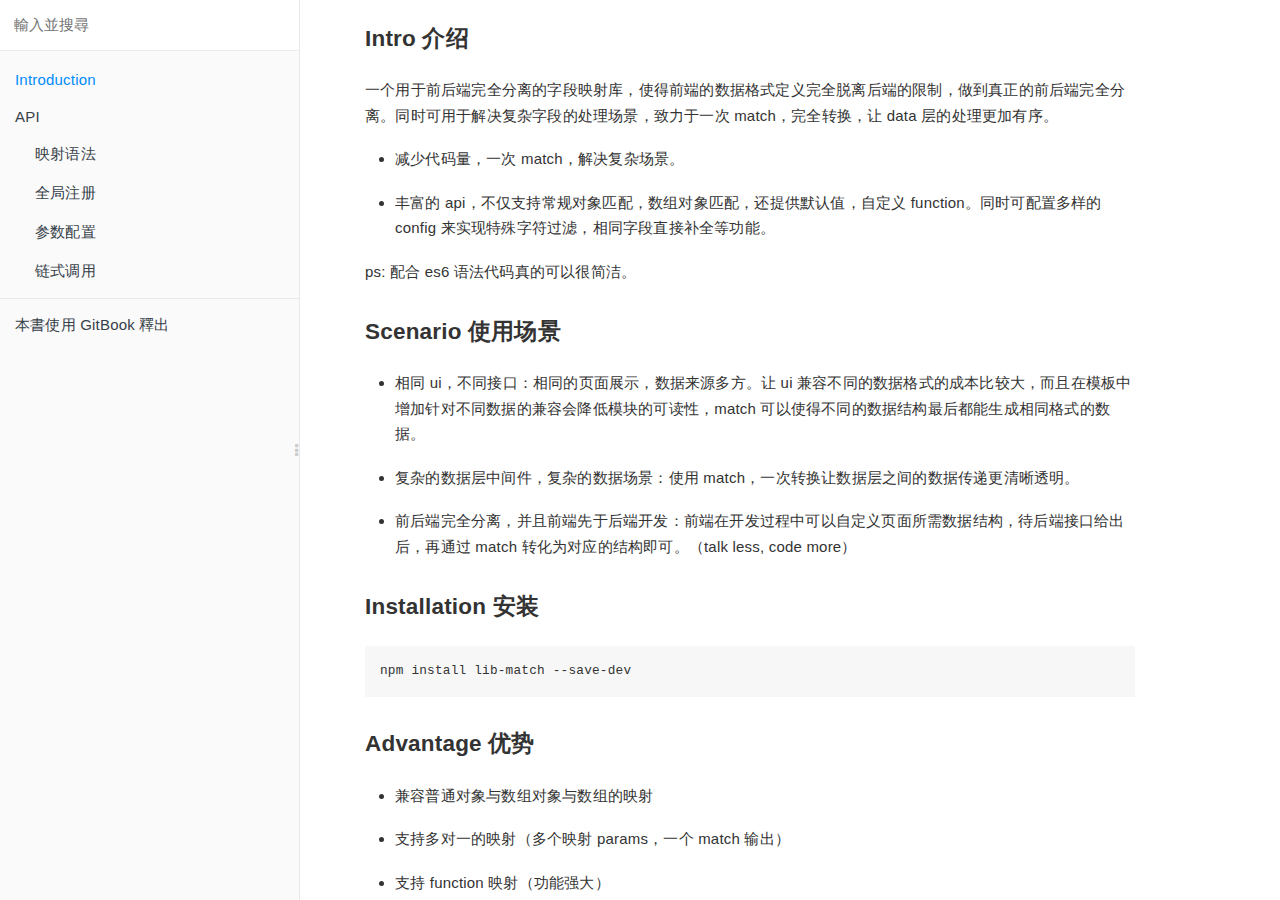
<file: lib-match-wiki/index.html>
<!DOCTYPE HTML>
<html lang="zh" >
    <head>
        <meta charset="UTF-8">
        <meta content="text/html; charset=utf-8" http-equiv="Content-Type">
        <title>Introduction · vue-validator-help</title>
        <meta http-equiv="X-UA-Compatible" content="IE=edge" />
        <meta name="description" content="">
        <meta name="generator" content="GitBook 3.2.3">
        
        
        
    
    <link rel="stylesheet" href="gitbook/style.css">

    
            
                
                <link rel="stylesheet" href="gitbook/gitbook-plugin-anchors/plugin.css">
                
            
                
                <link rel="stylesheet" href="gitbook/gitbook-plugin-codetabs/codetabs.css">
                
            
                
                <link rel="stylesheet" href="gitbook/gitbook-plugin-splitter/splitter.css">
                
            
                
                <link rel="stylesheet" href="gitbook/gitbook-plugin-highlight/website.css">
                
            
                
                <link rel="stylesheet" href="gitbook/gitbook-plugin-search/search.css">
                
            
        

    

    
        
        <link rel="stylesheet" href="css/basic.css">
        
    

        
    
    
    <meta name="HandheldFriendly" content="true"/>
    <meta name="viewport" content="width=device-width, initial-scale=1, user-scalable=no">
    <meta name="apple-mobile-web-app-capable" content="yes">
    <meta name="apple-mobile-web-app-status-bar-style" content="black">
    <link rel="apple-touch-icon-precomposed" sizes="152x152" href="gitbook/images/apple-touch-icon-precomposed-152.png">
    <link rel="shortcut icon" href="gitbook/images/favicon.ico" type="image/x-icon">

    
    

    </head>
    <body>
        
<div class="book">
    <div class="book-summary">
        
            
<div id="book-search-input" role="search">
    <input type="text" placeholder="輸入並搜尋" />
</div>

            
                <nav role="navigation">
                


<ul class="summary">
    
    

    

    
        
        
    
        <li class="chapter active" data-level="1.1" data-path="./">
            
                <a href="./">
            
                    
                    Introduction
            
                </a>
            

            
        </li>
    
        <li class="chapter " data-level="1.2" >
            
                <span>
            
                    
                    API
            
                </span>
            

            
            <ul class="articles">
                
    
        <li class="chapter " data-level="1.2.1" data-path="match-parse.html">
            
                <a href="match-parse.html">
            
                    
                    映射语法
            
                </a>
            

            
        </li>
    
        <li class="chapter " data-level="1.2.2" data-path="match-function.html">
            
                <a href="match-function.html">
            
                    
                    全局注册
            
                </a>
            

            
        </li>
    
        <li class="chapter " data-level="1.2.3" data-path="match-config.html">
            
                <a href="match-config.html">
            
                    
                    参数配置
            
                </a>
            

            
        </li>
    
        <li class="chapter " data-level="1.2.4" data-path="match-chain.html">
            
                <a href="match-chain.html">
            
                    
                    链式调用
            
                </a>
            

            
        </li>
    

            </ul>
            
        </li>
    

    

    <li class="divider"></li>

    <li>
        <a href="https://www.gitbook.com" target="blank" class="gitbook-link">
            本書使用 GitBook 釋出
        </a>
    </li>
</ul>


                </nav>
            
        
    </div>

    <div class="book-body">
        
            <div class="body-inner">
                
                    

<div class="book-header" role="navigation">
    

    <!-- Title -->
    <h1>
        <i class="fa fa-circle-o-notch fa-spin"></i>
        <a href="." >Introduction</a>
    </h1>
</div>




                    <div class="page-wrapper" tabindex="-1" role="main">
                        <div class="page-inner">
                            
<div id="book-search-results">
    <div class="search-noresults">
    
                                <section class="normal markdown-section">
                                
                                <h2 id="intro-&#x4ECB;&#x7ECD;"><a name="intro-&#x4ECB;&#x7ECD;" class="plugin-anchor" href="#intro-&#x4ECB;&#x7ECD;"><i class="fa fa-link" aria-hidden="true"></i></a>Intro &#x4ECB;&#x7ECD;</h2>
<p>&#x4E00;&#x4E2A;&#x7528;&#x4E8E;&#x524D;&#x540E;&#x7AEF;&#x5B8C;&#x5168;&#x5206;&#x79BB;&#x7684;&#x5B57;&#x6BB5;&#x6620;&#x5C04;&#x5E93;&#xFF0C;&#x4F7F;&#x5F97;&#x524D;&#x7AEF;&#x7684;&#x6570;&#x636E;&#x683C;&#x5F0F;&#x5B9A;&#x4E49;&#x5B8C;&#x5168;&#x8131;&#x79BB;&#x540E;&#x7AEF;&#x7684;&#x9650;&#x5236;&#xFF0C;&#x505A;&#x5230;&#x771F;&#x6B63;&#x7684;&#x524D;&#x540E;&#x7AEF;&#x5B8C;&#x5168;&#x5206;&#x79BB;&#x3002;&#x540C;&#x65F6;&#x53EF;&#x7528;&#x4E8E;&#x89E3;&#x51B3;&#x590D;&#x6742;&#x5B57;&#x6BB5;&#x7684;&#x5904;&#x7406;&#x573A;&#x666F;&#xFF0C;&#x81F4;&#x529B;&#x4E8E;&#x4E00;&#x6B21; match&#xFF0C;&#x5B8C;&#x5168;&#x8F6C;&#x6362;&#xFF0C;&#x8BA9; data &#x5C42;&#x7684;&#x5904;&#x7406;&#x66F4;&#x52A0;&#x6709;&#x5E8F;&#x3002;</p>
<ul>
<li>&#x51CF;&#x5C11;&#x4EE3;&#x7801;&#x91CF;&#xFF0C;&#x4E00;&#x6B21; match&#xFF0C;&#x89E3;&#x51B3;&#x590D;&#x6742;&#x573A;&#x666F;&#x3002;</li>
<li>&#x4E30;&#x5BCC;&#x7684; api&#xFF0C;&#x4E0D;&#x4EC5;&#x652F;&#x6301;&#x5E38;&#x89C4;&#x5BF9;&#x8C61;&#x5339;&#x914D;&#xFF0C;&#x6570;&#x7EC4;&#x5BF9;&#x8C61;&#x5339;&#x914D;&#xFF0C;&#x8FD8;&#x63D0;&#x4F9B;&#x9ED8;&#x8BA4;&#x503C;&#xFF0C;&#x81EA;&#x5B9A;&#x4E49; function&#x3002;&#x540C;&#x65F6;&#x53EF;&#x914D;&#x7F6E;&#x591A;&#x6837;&#x7684; config &#x6765;&#x5B9E;&#x73B0;&#x7279;&#x6B8A;&#x5B57;&#x7B26;&#x8FC7;&#x6EE4;&#xFF0C;&#x76F8;&#x540C;&#x5B57;&#x6BB5;&#x76F4;&#x63A5;&#x8865;&#x5168;&#x7B49;&#x529F;&#x80FD;&#x3002;</li>
</ul>
<p>ps: &#x914D;&#x5408; es6 &#x8BED;&#x6CD5;&#x4EE3;&#x7801;&#x771F;&#x7684;&#x53EF;&#x4EE5;&#x5F88;&#x7B80;&#x6D01;&#x3002;</p>
<h2 id="scenario-&#x4F7F;&#x7528;&#x573A;&#x666F;"><a name="scenario-&#x4F7F;&#x7528;&#x573A;&#x666F;" class="plugin-anchor" href="#scenario-&#x4F7F;&#x7528;&#x573A;&#x666F;"><i class="fa fa-link" aria-hidden="true"></i></a>Scenario &#x4F7F;&#x7528;&#x573A;&#x666F;</h2>
<ul>
<li><p>&#x76F8;&#x540C; ui&#xFF0C;&#x4E0D;&#x540C;&#x63A5;&#x53E3;&#xFF1A;&#x76F8;&#x540C;&#x7684;&#x9875;&#x9762;&#x5C55;&#x793A;&#xFF0C;&#x6570;&#x636E;&#x6765;&#x6E90;&#x591A;&#x65B9;&#x3002;&#x8BA9; ui &#x517C;&#x5BB9;&#x4E0D;&#x540C;&#x7684;&#x6570;&#x636E;&#x683C;&#x5F0F;&#x7684;&#x6210;&#x672C;&#x6BD4;&#x8F83;&#x5927;&#xFF0C;&#x800C;&#x4E14;&#x5728;&#x6A21;&#x677F;&#x4E2D;&#x589E;&#x52A0;&#x9488;&#x5BF9;&#x4E0D;&#x540C;&#x6570;&#x636E;&#x7684;&#x517C;&#x5BB9;&#x4F1A;&#x964D;&#x4F4E;&#x6A21;&#x5757;&#x7684;&#x53EF;&#x8BFB;&#x6027;&#xFF0C;match &#x53EF;&#x4EE5;&#x4F7F;&#x5F97;&#x4E0D;&#x540C;&#x7684;&#x6570;&#x636E;&#x7ED3;&#x6784;&#x6700;&#x540E;&#x90FD;&#x80FD;&#x751F;&#x6210;&#x76F8;&#x540C;&#x683C;&#x5F0F;&#x7684;&#x6570;&#x636E;&#x3002;</p>
</li>
<li><p>&#x590D;&#x6742;&#x7684;&#x6570;&#x636E;&#x5C42;&#x4E2D;&#x95F4;&#x4EF6;&#xFF0C;&#x590D;&#x6742;&#x7684;&#x6570;&#x636E;&#x573A;&#x666F;&#xFF1A;&#x4F7F;&#x7528; match&#xFF0C;&#x4E00;&#x6B21;&#x8F6C;&#x6362;&#x8BA9;&#x6570;&#x636E;&#x5C42;&#x4E4B;&#x95F4;&#x7684;&#x6570;&#x636E;&#x4F20;&#x9012;&#x66F4;&#x6E05;&#x6670;&#x900F;&#x660E;&#x3002;</p>
</li>
<li><p>&#x524D;&#x540E;&#x7AEF;&#x5B8C;&#x5168;&#x5206;&#x79BB;&#xFF0C;&#x5E76;&#x4E14;&#x524D;&#x7AEF;&#x5148;&#x4E8E;&#x540E;&#x7AEF;&#x5F00;&#x53D1;&#xFF1A;&#x524D;&#x7AEF;&#x5728;&#x5F00;&#x53D1;&#x8FC7;&#x7A0B;&#x4E2D;&#x53EF;&#x4EE5;&#x81EA;&#x5B9A;&#x4E49;&#x9875;&#x9762;&#x6240;&#x9700;&#x6570;&#x636E;&#x7ED3;&#x6784;&#xFF0C;&#x5F85;&#x540E;&#x7AEF;&#x63A5;&#x53E3;&#x7ED9;&#x51FA;&#x540E;&#xFF0C;&#x518D;&#x901A;&#x8FC7; match &#x8F6C;&#x5316;&#x4E3A;&#x5BF9;&#x5E94;&#x7684;&#x7ED3;&#x6784;&#x5373;&#x53EF;&#x3002;&#xFF08;talk less, code more&#xFF09;</p>
</li>
</ul>
<h2 id="installation-&#x5B89;&#x88C5;"><a name="installation-&#x5B89;&#x88C5;" class="plugin-anchor" href="#installation-&#x5B89;&#x88C5;"><i class="fa fa-link" aria-hidden="true"></i></a>Installation &#x5B89;&#x88C5;</h2>
<pre><code>npm install lib-match --save-dev
</code></pre><h2 id="advantage-&#x4F18;&#x52BF;"><a name="advantage-&#x4F18;&#x52BF;" class="plugin-anchor" href="#advantage-&#x4F18;&#x52BF;"><i class="fa fa-link" aria-hidden="true"></i></a>Advantage &#x4F18;&#x52BF;</h2>
<ul>
<li>&#x517C;&#x5BB9;&#x666E;&#x901A;&#x5BF9;&#x8C61;&#x4E0E;&#x6570;&#x7EC4;&#x5BF9;&#x8C61;&#x4E0E;&#x6570;&#x7EC4;&#x7684;&#x6620;&#x5C04;</li>
<li>&#x652F;&#x6301;&#x591A;&#x5BF9;&#x4E00;&#x7684;&#x6620;&#x5C04;&#xFF08;&#x591A;&#x4E2A;&#x6620;&#x5C04; params&#xFF0C;&#x4E00;&#x4E2A; match &#x8F93;&#x51FA;&#xFF09;</li>
<li>&#x652F;&#x6301; function &#x6620;&#x5C04;&#xFF08;&#x529F;&#x80FD;&#x5F3A;&#x5927;&#xFF09;</li>
<li>&#x652F;&#x6301;&#x6620;&#x5C04;&#x7ED3;&#x679C;&#x5E26;&#x6709;&#x9ED8;&#x8BA4;&#x503C; &#x5E76;&#x53EF;&#x533A;&#x5206;&#x9ED8;&#x8BA4;&#x503C;&#x7684;&#x6570;&#x636E;&#x7C7B;&#x578B;</li>
<li>&#x652F;&#x6301;&#x6620;&#x5C04;&#x7ED3;&#x679C;&#x6570;&#x636E;&#x7C7B;&#x578B;&#x8F6C;&#x6362;(int float string boolean Boolean)</li>
<li>&#x652F;&#x6301;&#x6CE8;&#x518C;&#x5168;&#x5C40;&#x51FD;&#x6570;</li>
<li>&#x652F;&#x6301;&#x8FC7;&#x6EE4;&#x3001;&#x81EA;&#x52A8;&#x8865;&#x5168;&#x3001;&#x5173;&#x952E;&#x8BCD;&#x5FFD;&#x7565;&#x7684; config &#x914D;&#x7F6E;</li>
</ul>
<h2 id="usage-&#x4F7F;&#x7528;&#x65B9;&#x6CD5;"><a name="usage-&#x4F7F;&#x7528;&#x65B9;&#x6CD5;" class="plugin-anchor" href="#usage-&#x4F7F;&#x7528;&#x65B9;&#x6CD5;"><i class="fa fa-link" aria-hidden="true"></i></a>Usage &#x4F7F;&#x7528;&#x65B9;&#x6CD5;</h2>
<p><a href="https://luobata.github.io/luobata-wiki/lib-match-wiki/match-parse.html" target="_blank">API</a></p>

                                
                                </section>
                            
    </div>
    <div class="search-results">
        <div class="has-results">
            
            <h1 class="search-results-title"><span class='search-results-count'></span> results matching "<span class='search-query'></span>"</h1>
            <ul class="search-results-list"></ul>
            
        </div>
        <div class="no-results">
            
            <h1 class="search-results-title">No results matching "<span class='search-query'></span>"</h1>
            
        </div>
    </div>
</div>

                        </div>
                    </div>
                
            </div>

            
                
                
            
        
    </div>

    <script>
        var gitbook = gitbook || [];
        gitbook.push(function() {
            gitbook.page.hasChanged({"page":{"title":"Introduction","level":"1.1","depth":1,"next":{"title":"API","level":"1.2","depth":1,"ref":"","articles":[{"title":"映射语法","level":"1.2.1","depth":2,"path":"match-parse.md","ref":"match-parse.md","articles":[]},{"title":"全局注册","level":"1.2.2","depth":2,"path":"match-function.md","ref":"match-function.md","articles":[]},{"title":"参数配置","level":"1.2.3","depth":2,"path":"match-config.md","ref":"match-config.md","articles":[]},{"title":"链式调用","level":"1.2.4","depth":2,"path":"match-chain.md","ref":"match-chain.md","articles":[]}]},"dir":"ltr"},"config":{"plugins":["anchors","codetabs","-fontsettings","splitter","github"],"styles":{"website":"css/basic.css"},"pluginsConfig":{"github":{"url":"https://github.com/Luobata/vue-form-validator"},"splitter":{},"search":{},"codetabs":{},"lunr":{"maxIndexSize":1000000,"ignoreSpecialCharacters":false},"fontsettings":{"theme":"white","family":"sans","size":1},"highlight":{},"sharing":{"facebook":true,"twitter":true,"google":false,"weibo":false,"instapaper":false,"vk":false,"all":["facebook","google","twitter","weibo","instapaper"]},"theme-default":{"styles":{"website":"styles/website.css","pdf":"styles/pdf.css","epub":"styles/epub.css","mobi":"styles/mobi.css","ebook":"styles/ebook.css","print":"styles/print.css"},"showLevel":false},"anchors":{}},"theme":"default","pdf":{"pageNumbers":true,"fontSize":12,"fontFamily":"Arial","paperSize":"a4","chapterMark":"pagebreak","pageBreaksBefore":"/","margin":{"right":62,"left":62,"top":56,"bottom":56}},"structure":{"langs":"LANGS.md","readme":"README.md","glossary":"GLOSSARY.md","summary":"SUMMARY.md"},"variables":{},"title":"vue-validator-help","language":"zh","gitbook":"*","description":"vue-validator-help api doc"},"file":{"path":"README.md","mtime":"2018-02-23T14:01:06.473Z","type":"markdown"},"gitbook":{"version":"3.2.3","time":"2018-06-26T10:43:47.334Z"},"basePath":".","book":{"language":""}});
        });
    </script>
</div>

        
    <script src="gitbook/gitbook.js"></script>
    <script src="gitbook/theme.js"></script>
    
        
        <script src="gitbook/gitbook-plugin-codetabs/codetabs.js"></script>
        
    
        
        <script src="gitbook/gitbook-plugin-splitter/splitter.js"></script>
        
    
        
        <script src="gitbook/gitbook-plugin-github/plugin.js"></script>
        
    
        
        <script src="gitbook/gitbook-plugin-search/search-engine.js"></script>
        
    
        
        <script src="gitbook/gitbook-plugin-search/search.js"></script>
        
    
        
        <script src="gitbook/gitbook-plugin-lunr/lunr.min.js"></script>
        
    
        
        <script src="gitbook/gitbook-plugin-lunr/search-lunr.js"></script>
        
    
        
        <script src="gitbook/gitbook-plugin-sharing/buttons.js"></script>
        
    

    </body>
</html>
</file>
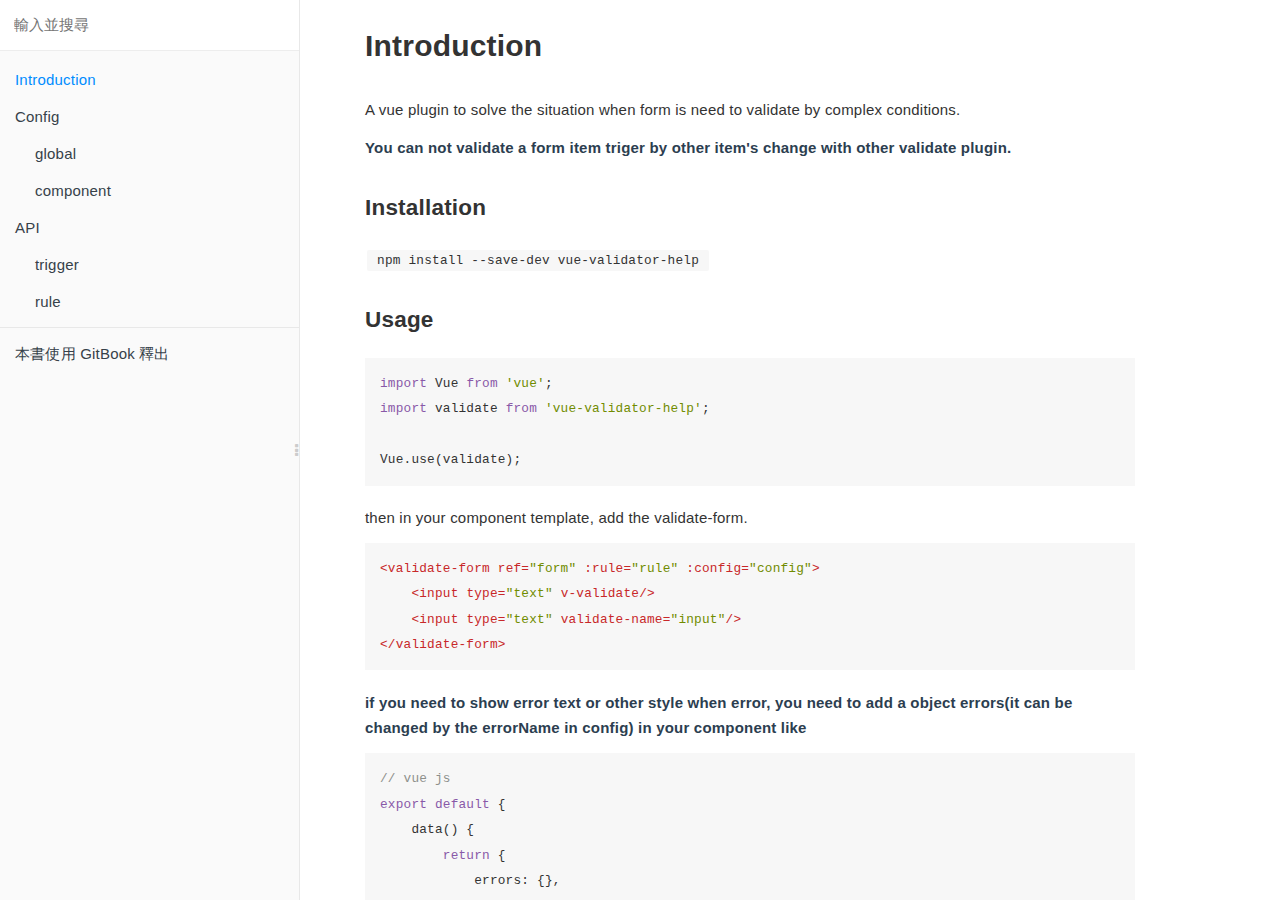
<file: vue-validator-help-wiki/index.html>
<!DOCTYPE HTML>
<html lang="zh" >
    <head>
        <meta charset="UTF-8">
        <meta content="text/html; charset=utf-8" http-equiv="Content-Type">
        <title>Introduction · vue-validator-help</title>
        <meta http-equiv="X-UA-Compatible" content="IE=edge" />
        <meta name="description" content="">
        <meta name="generator" content="GitBook 3.2.2">
        
        
        
    
    <link rel="stylesheet" href="gitbook/style.css">

    
            
                
                <link rel="stylesheet" href="gitbook/gitbook-plugin-anchors/plugin.css">
                
            
                
                <link rel="stylesheet" href="gitbook/gitbook-plugin-codetabs/codetabs.css">
                
            
                
                <link rel="stylesheet" href="gitbook/gitbook-plugin-splitter/splitter.css">
                
            
                
                <link rel="stylesheet" href="gitbook/gitbook-plugin-highlight/website.css">
                
            
                
                <link rel="stylesheet" href="gitbook/gitbook-plugin-search/search.css">
                
            
        

    

    
        
        <link rel="stylesheet" href="css/basic.css">
        
    

        
    
    
    <meta name="HandheldFriendly" content="true"/>
    <meta name="viewport" content="width=device-width, initial-scale=1, user-scalable=no">
    <meta name="apple-mobile-web-app-capable" content="yes">
    <meta name="apple-mobile-web-app-status-bar-style" content="black">
    <link rel="apple-touch-icon-precomposed" sizes="152x152" href="gitbook/images/apple-touch-icon-precomposed-152.png">
    <link rel="shortcut icon" href="gitbook/images/favicon.ico" type="image/x-icon">

    
    

    </head>
    <body>
        
<div class="book">
    <div class="book-summary">
        
            
<div id="book-search-input" role="search">
    <input type="text" placeholder="輸入並搜尋" />
</div>

            
                <nav role="navigation">
                


<ul class="summary">
    
    

    

    
        
        
    
        <li class="chapter active" data-level="1.1" data-path="./">
            
                <a href="./">
            
                    
                    Introduction
            
                </a>
            

            
        </li>
    
        <li class="chapter " data-level="1.2" >
            
                <span>
            
                    
                    Config
            
                </span>
            

            
            <ul class="articles">
                
    
        <li class="chapter " data-level="1.2.1" data-path="config.html">
            
                <a href="config.html">
            
                    
                    global
            
                </a>
            

            
        </li>
    
        <li class="chapter " data-level="1.2.2" data-path="component.html">
            
                <a href="component.html">
            
                    
                    component
            
                </a>
            

            
        </li>
    

            </ul>
            
        </li>
    
        <li class="chapter " data-level="1.3" >
            
                <span>
            
                    
                    API
            
                </span>
            

            
            <ul class="articles">
                
    
        <li class="chapter " data-level="1.3.1" data-path="trigger.html">
            
                <a href="trigger.html">
            
                    
                    trigger
            
                </a>
            

            
        </li>
    
        <li class="chapter " data-level="1.3.2" data-path="rule.html">
            
                <a href="rule.html">
            
                    
                    rule
            
                </a>
            

            
        </li>
    

            </ul>
            
        </li>
    

    

    <li class="divider"></li>

    <li>
        <a href="https://www.gitbook.com" target="blank" class="gitbook-link">
            本書使用 GitBook 釋出
        </a>
    </li>
</ul>


                </nav>
            
        
    </div>

    <div class="book-body">
        
            <div class="body-inner">
                
                    

<div class="book-header" role="navigation">
    

    <!-- Title -->
    <h1>
        <i class="fa fa-circle-o-notch fa-spin"></i>
        <a href="." >Introduction</a>
    </h1>
</div>




                    <div class="page-wrapper" tabindex="-1" role="main">
                        <div class="page-inner">
                            
<div id="book-search-results">
    <div class="search-noresults">
    
                                <section class="normal markdown-section">
                                
                                <h1 id="introduction"><a name="introduction" class="plugin-anchor" href="#introduction"><i class="fa fa-link" aria-hidden="true"></i></a>Introduction</h1>
<p>A vue plugin to solve the situation when form is need to validate by complex conditions.</p>
<p><strong>You can not validate a form item triger by other item&apos;s change with other validate plugin.</strong></p>
<h2 id="installation"><a name="installation" class="plugin-anchor" href="#installation"><i class="fa fa-link" aria-hidden="true"></i></a>Installation</h2>
<p><code>npm install --save-dev vue-validator-help</code></p>
<h2 id="usage"><a name="usage" class="plugin-anchor" href="#usage"><i class="fa fa-link" aria-hidden="true"></i></a>Usage</h2>
<pre><code class="lang-js"><span class="hljs-keyword">import</span> Vue <span class="hljs-keyword">from</span> <span class="hljs-string">&apos;vue&apos;</span>;
<span class="hljs-keyword">import</span> validate <span class="hljs-keyword">from</span> <span class="hljs-string">&apos;vue-validator-help&apos;</span>;

Vue.use(validate);
</code></pre>
<p>then in your component template, add the validate-form.</p>
<pre><code class="lang-html"><span class="hljs-tag">&lt;<span class="hljs-name">validate-form</span> <span class="hljs-attr">ref</span>=<span class="hljs-string">&quot;form&quot;</span> <span class="hljs-attr">:rule</span>=<span class="hljs-string">&quot;rule&quot;</span> <span class="hljs-attr">:config</span>=<span class="hljs-string">&quot;config&quot;</span>&gt;</span>
    <span class="hljs-tag">&lt;<span class="hljs-name">input</span> <span class="hljs-attr">type</span>=<span class="hljs-string">&quot;text&quot;</span> <span class="hljs-attr">v-validate</span>/&gt;</span>
    <span class="hljs-tag">&lt;<span class="hljs-name">input</span> <span class="hljs-attr">type</span>=<span class="hljs-string">&quot;text&quot;</span> <span class="hljs-attr">validate-name</span>=<span class="hljs-string">&quot;input&quot;</span>/&gt;</span>
<span class="hljs-tag">&lt;/<span class="hljs-name">validate-form</span>&gt;</span>
</code></pre>
<p><strong>if you need to show error text or other style when error, you need to add a object errors(it can be changed by the errorName in config) in your component like</strong></p>
<pre><code class="lang-js"><span class="hljs-comment">// vue js</span>
<span class="hljs-keyword">export</span> <span class="hljs-keyword">default</span> {
    data() {
        <span class="hljs-keyword">return</span> {
            errors: {},
        }
    }
};
<span class="hljs-comment">// when the validate-name=&quot;input&quot; is error, the validate from will add the key into errors</span>
errors: {
    input: <span class="hljs-literal">true</span>,
    inputError: <span class="hljs-string">&apos;&apos;</span>, <span class="hljs-comment">// the error text is defined by you config more detail in component</span>
    inputTarget: <span class="hljs-string">&apos;&apos;</span>, <span class="hljs-comment">// it will be a HTMLElementDiv</span>
};
</code></pre>

                                
                                </section>
                            
    </div>
    <div class="search-results">
        <div class="has-results">
            
            <h1 class="search-results-title"><span class='search-results-count'></span> results matching "<span class='search-query'></span>"</h1>
            <ul class="search-results-list"></ul>
            
        </div>
        <div class="no-results">
            
            <h1 class="search-results-title">No results matching "<span class='search-query'></span>"</h1>
            
        </div>
    </div>
</div>

                        </div>
                    </div>
                
            </div>

            
                
                
            
        
    </div>

    <script>
        var gitbook = gitbook || [];
        gitbook.push(function() {
            gitbook.page.hasChanged({"page":{"title":"Introduction","level":"1.1","depth":1,"next":{"title":"Config","level":"1.2","depth":1,"ref":"","articles":[{"title":"global","level":"1.2.1","depth":2,"path":"config.md","ref":"config.md","articles":[]},{"title":"component","level":"1.2.2","depth":2,"path":"component.md","ref":"component.md","articles":[]}]},"dir":"ltr"},"config":{"plugins":["anchors","codetabs","-fontsettings","splitter","github"],"styles":{"website":"css/basic.css"},"pluginsConfig":{"github":{"url":"https://github.com/Luobata/vue-form-validator"},"splitter":{},"search":{},"codetabs":{},"lunr":{"maxIndexSize":1000000,"ignoreSpecialCharacters":false},"fontsettings":{"theme":"white","family":"sans","size":1},"highlight":{},"sharing":{"facebook":true,"twitter":true,"google":false,"weibo":false,"instapaper":false,"vk":false,"all":["facebook","google","twitter","weibo","instapaper"]},"theme-default":{"styles":{"website":"styles/website.css","pdf":"styles/pdf.css","epub":"styles/epub.css","mobi":"styles/mobi.css","ebook":"styles/ebook.css","print":"styles/print.css"},"showLevel":false},"anchors":{}},"theme":"default","pdf":{"pageNumbers":true,"fontSize":12,"fontFamily":"Arial","paperSize":"a4","chapterMark":"pagebreak","pageBreaksBefore":"/","margin":{"right":62,"left":62,"top":56,"bottom":56}},"structure":{"langs":"LANGS.md","readme":"README.md","glossary":"GLOSSARY.md","summary":"SUMMARY.md"},"variables":{},"title":"vue-validator-help","language":"zh","gitbook":"*","description":"vue-validator-help api doc"},"file":{"path":"README.md","mtime":"2017-12-11T07:50:38.000Z","type":"markdown"},"gitbook":{"version":"3.2.2","time":"2017-12-25T01:53:20.461Z"},"basePath":".","book":{"language":""}});
        });
    </script>
</div>

        
    <script src="gitbook/gitbook.js"></script>
    <script src="gitbook/theme.js"></script>
    
        
        <script src="gitbook/gitbook-plugin-codetabs/codetabs.js"></script>
        
    
        
        <script src="gitbook/gitbook-plugin-splitter/splitter.js"></script>
        
    
        
        <script src="gitbook/gitbook-plugin-github/plugin.js"></script>
        
    
        
        <script src="gitbook/gitbook-plugin-search/search-engine.js"></script>
        
    
        
        <script src="gitbook/gitbook-plugin-search/search.js"></script>
        
    
        
        <script src="gitbook/gitbook-plugin-lunr/lunr.min.js"></script>
        
    
        
        <script src="gitbook/gitbook-plugin-lunr/search-lunr.js"></script>
        
    
        
        <script src="gitbook/gitbook-plugin-sharing/buttons.js"></script>
        
    

    </body>
</html>
</file>
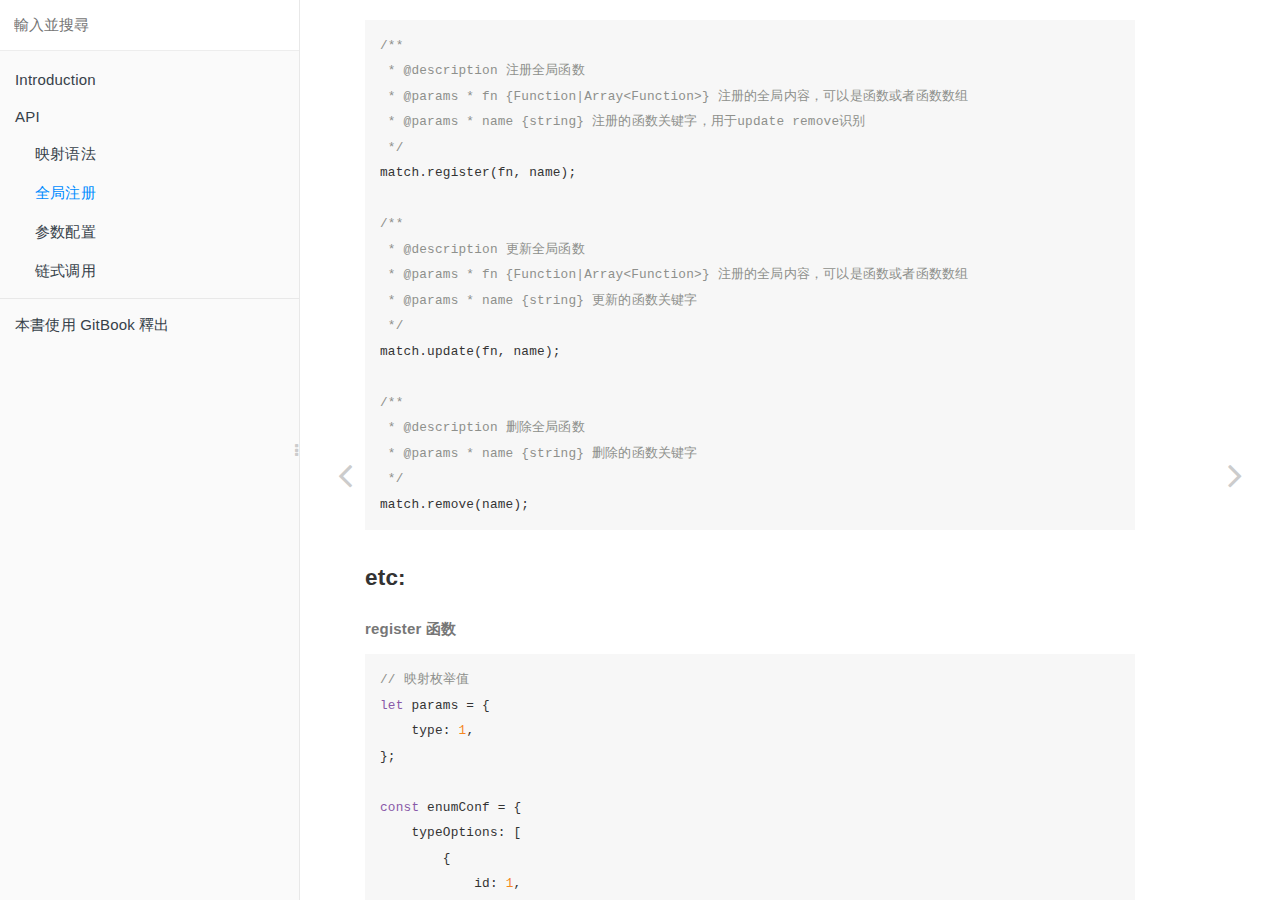
<file: lib-match-wiki/match-function.html>
<!DOCTYPE HTML>
<html lang="zh" >
    <head>
        <meta charset="UTF-8">
        <meta content="text/html; charset=utf-8" http-equiv="Content-Type">
        <title>全局注册 · vue-validator-help</title>
        <meta http-equiv="X-UA-Compatible" content="IE=edge" />
        <meta name="description" content="">
        <meta name="generator" content="GitBook 3.2.3">
        
        
        
    
    <link rel="stylesheet" href="gitbook/style.css">

    
            
                
                <link rel="stylesheet" href="gitbook/gitbook-plugin-anchors/plugin.css">
                
            
                
                <link rel="stylesheet" href="gitbook/gitbook-plugin-codetabs/codetabs.css">
                
            
                
                <link rel="stylesheet" href="gitbook/gitbook-plugin-splitter/splitter.css">
                
            
                
                <link rel="stylesheet" href="gitbook/gitbook-plugin-highlight/website.css">
                
            
                
                <link rel="stylesheet" href="gitbook/gitbook-plugin-search/search.css">
                
            
        

    

    
        
        <link rel="stylesheet" href="css/basic.css">
        
    

        
    
    
    <meta name="HandheldFriendly" content="true"/>
    <meta name="viewport" content="width=device-width, initial-scale=1, user-scalable=no">
    <meta name="apple-mobile-web-app-capable" content="yes">
    <meta name="apple-mobile-web-app-status-bar-style" content="black">
    <link rel="apple-touch-icon-precomposed" sizes="152x152" href="gitbook/images/apple-touch-icon-precomposed-152.png">
    <link rel="shortcut icon" href="gitbook/images/favicon.ico" type="image/x-icon">

    
    <link rel="next" href="match-config.html" />
    
    
    <link rel="prev" href="match-parse.html" />
    

    </head>
    <body>
        
<div class="book">
    <div class="book-summary">
        
            
<div id="book-search-input" role="search">
    <input type="text" placeholder="輸入並搜尋" />
</div>

            
                <nav role="navigation">
                


<ul class="summary">
    
    

    

    
        
        
    
        <li class="chapter " data-level="1.1" data-path="./">
            
                <a href="./">
            
                    
                    Introduction
            
                </a>
            

            
        </li>
    
        <li class="chapter " data-level="1.2" >
            
                <span>
            
                    
                    API
            
                </span>
            

            
            <ul class="articles">
                
    
        <li class="chapter " data-level="1.2.1" data-path="match-parse.html">
            
                <a href="match-parse.html">
            
                    
                    映射语法
            
                </a>
            

            
        </li>
    
        <li class="chapter active" data-level="1.2.2" data-path="match-function.html">
            
                <a href="match-function.html">
            
                    
                    全局注册
            
                </a>
            

            
        </li>
    
        <li class="chapter " data-level="1.2.3" data-path="match-config.html">
            
                <a href="match-config.html">
            
                    
                    参数配置
            
                </a>
            

            
        </li>
    
        <li class="chapter " data-level="1.2.4" data-path="match-chain.html">
            
                <a href="match-chain.html">
            
                    
                    链式调用
            
                </a>
            

            
        </li>
    

            </ul>
            
        </li>
    

    

    <li class="divider"></li>

    <li>
        <a href="https://www.gitbook.com" target="blank" class="gitbook-link">
            本書使用 GitBook 釋出
        </a>
    </li>
</ul>


                </nav>
            
        
    </div>

    <div class="book-body">
        
            <div class="body-inner">
                
                    

<div class="book-header" role="navigation">
    

    <!-- Title -->
    <h1>
        <i class="fa fa-circle-o-notch fa-spin"></i>
        <a href="." >全局注册</a>
    </h1>
</div>




                    <div class="page-wrapper" tabindex="-1" role="main">
                        <div class="page-inner">
                            
<div id="book-search-results">
    <div class="search-noresults">
    
                                <section class="normal markdown-section">
                                
                                <pre><code class="lang-javascript"><span class="hljs-comment">/**
 * @description &#x6CE8;&#x518C;&#x5168;&#x5C40;&#x51FD;&#x6570;
 * @params * fn {Function|Array&lt;Function&gt;} &#x6CE8;&#x518C;&#x7684;&#x5168;&#x5C40;&#x5185;&#x5BB9;&#xFF0C;&#x53EF;&#x4EE5;&#x662F;&#x51FD;&#x6570;&#x6216;&#x8005;&#x51FD;&#x6570;&#x6570;&#x7EC4;
 * @params * name {string} &#x6CE8;&#x518C;&#x7684;&#x51FD;&#x6570;&#x5173;&#x952E;&#x5B57;&#xFF0C;&#x7528;&#x4E8E;update remove&#x8BC6;&#x522B;
 */</span>
match.register(fn, name);

<span class="hljs-comment">/**
 * @description &#x66F4;&#x65B0;&#x5168;&#x5C40;&#x51FD;&#x6570;
 * @params * fn {Function|Array&lt;Function&gt;} &#x6CE8;&#x518C;&#x7684;&#x5168;&#x5C40;&#x5185;&#x5BB9;&#xFF0C;&#x53EF;&#x4EE5;&#x662F;&#x51FD;&#x6570;&#x6216;&#x8005;&#x51FD;&#x6570;&#x6570;&#x7EC4;
 * @params * name {string} &#x66F4;&#x65B0;&#x7684;&#x51FD;&#x6570;&#x5173;&#x952E;&#x5B57;
 */</span>
match.update(fn, name);

<span class="hljs-comment">/**
 * @description &#x5220;&#x9664;&#x5168;&#x5C40;&#x51FD;&#x6570;
 * @params * name {string} &#x5220;&#x9664;&#x7684;&#x51FD;&#x6570;&#x5173;&#x952E;&#x5B57;
 */</span>
match.remove(name);
</code></pre>
<h2 id="etc"><a name="etc" class="plugin-anchor" href="#etc"><i class="fa fa-link" aria-hidden="true"></i></a>etc:</h2>
<h6 id="register-&#x51FD;&#x6570;"><a name="register-&#x51FD;&#x6570;" class="plugin-anchor" href="#register-&#x51FD;&#x6570;"><i class="fa fa-link" aria-hidden="true"></i></a>register &#x51FD;&#x6570;</h6>
<pre><code class="lang-javascript"><span class="hljs-comment">// &#x6620;&#x5C04;&#x679A;&#x4E3E;&#x503C;</span>
<span class="hljs-keyword">let</span> params = {
    type: <span class="hljs-number">1</span>,
};

<span class="hljs-keyword">const</span> enumConf = {
    typeOptions: [
        {
            id: <span class="hljs-number">1</span>,
            name: <span class="hljs-string">&apos;one&apos;</span>,
        },
        {
            id: <span class="hljs-number">2</span>,
            name: <span class="hljs-string">&apos;two&apos;</span>,
        },
    ],
};

<span class="hljs-keyword">let</span> format = <span class="hljs-function"><span class="hljs-keyword">function</span>(<span class="hljs-params">options, id, key, value</span>) </span>{
    <span class="hljs-keyword">let</span> k = <span class="hljs-string">&apos;&apos;</span>;

    <span class="hljs-keyword">for</span> (<span class="hljs-keyword">let</span> i <span class="hljs-keyword">of</span> options) {
        <span class="hljs-keyword">if</span> (i[key] === id) {
            k = i[value];
        }
    }

    <span class="hljs-keyword">return</span> k;
};

match.register(format, <span class="hljs-string">&apos;format&apos;</span>);

<span class="hljs-keyword">let</span> data = match.parse(params, {
    typeId: <span class="hljs-string">&apos;$${{type}}&apos;</span>,
    typeName: <span class="hljs-function"><span class="hljs-keyword">function</span>(<span class="hljs-params">data, format</span>) </span>{
        <span class="hljs-keyword">return</span> format(enumConf.typeOptions, <span class="hljs-keyword">this</span>.typeId, <span class="hljs-string">&apos;id&apos;</span>, <span class="hljs-string">&apos;name&apos;</span>);
    },
    typeNameAgain: (data, format) =&gt;
        format(enumConf.typeOptions, data.type, <span class="hljs-string">&apos;id&apos;</span>, <span class="hljs-string">&apos;name&apos;</span>), <span class="hljs-comment">// es6</span>
});

<span class="hljs-comment">// &#x6D4B;&#x8BD5;register&#x4E3A;&#x4E00;&#x4E2A;&#x6570;&#x7EC4;</span>
match.register([format], <span class="hljs-string">&apos;format&apos;</span>);
data = match.parse(params, {
    pid: <span class="hljs-number">1</span>,
    id: <span class="hljs-function"><span class="hljs-keyword">function</span>(<span class="hljs-params">data, format</span>) </span>{
        <span class="hljs-comment">// this &#x6307;&#x5411;&#x81EA;&#x8EAB; data &#x6307;&#x5411;params</span>
        <span class="hljs-keyword">return</span> data.pid + data.id + <span class="hljs-keyword">this</span>.pid + format.b();
    },
});
</code></pre>
<h6 id="update-&#x51FD;&#x6570;"><a name="update-&#x51FD;&#x6570;" class="plugin-anchor" href="#update-&#x51FD;&#x6570;"><i class="fa fa-link" aria-hidden="true"></i></a>update &#x51FD;&#x6570;</h6>
<pre><code class="lang-javascript"><span class="hljs-comment">// &#x6D4B;&#x8BD5;update</span>
<span class="hljs-keyword">let</span> format = {
    a: <span class="hljs-function"><span class="hljs-keyword">function</span>(<span class="hljs-params"></span>) </span>{
        <span class="hljs-keyword">return</span> <span class="hljs-number">11</span>;
    },
    b: <span class="hljs-function"><span class="hljs-keyword">function</span>(<span class="hljs-params"></span>) </span>{
        <span class="hljs-keyword">return</span> <span class="hljs-number">22</span>;
    },
};
match.update(format, <span class="hljs-string">&apos;format&apos;</span>);

<span class="hljs-keyword">let</span> data = match.parse(params, {
    pid: <span class="hljs-number">1</span>,
    id: <span class="hljs-function"><span class="hljs-keyword">function</span>(<span class="hljs-params">data, format</span>) </span>{
        <span class="hljs-comment">// this &#x6307;&#x5411;&#x81EA;&#x8EAB; data &#x6307;&#x5411;params</span>
        <span class="hljs-keyword">return</span> data.pid + data.id + <span class="hljs-keyword">this</span>.pid + format.b();
    },
});
</code></pre>
<h6 id="remove-&#x51FD;&#x6570;"><a name="remove-&#x51FD;&#x6570;" class="plugin-anchor" href="#remove-&#x51FD;&#x6570;"><i class="fa fa-link" aria-hidden="true"></i></a>remove &#x51FD;&#x6570;</h6>
<pre><code class="lang-javascript"><span class="hljs-comment">// &#x79FB;&#x9664;format &#x629B;&#x51FA;&#x5F02;&#x5E38;</span>
match.remove(<span class="hljs-string">&apos;format&apos;</span>);
<span class="hljs-keyword">var</span> data = match.parse(params, {
    pid: <span class="hljs-number">1</span>,
    id: <span class="hljs-function"><span class="hljs-keyword">function</span>(<span class="hljs-params">data, format</span>) </span>{
        <span class="hljs-comment">// this &#x6307;&#x5411;&#x81EA;&#x8EAB; data &#x6307;&#x5411;params</span>
        <span class="hljs-keyword">return</span> data.pid + data.id + <span class="hljs-keyword">this</span>.pid + format.b();
    },
});
</code></pre>

                                
                                </section>
                            
    </div>
    <div class="search-results">
        <div class="has-results">
            
            <h1 class="search-results-title"><span class='search-results-count'></span> results matching "<span class='search-query'></span>"</h1>
            <ul class="search-results-list"></ul>
            
        </div>
        <div class="no-results">
            
            <h1 class="search-results-title">No results matching "<span class='search-query'></span>"</h1>
            
        </div>
    </div>
</div>

                        </div>
                    </div>
                
            </div>

            
                
                <a href="match-parse.html" class="navigation navigation-prev " aria-label="Previous page: 映射语法">
                    <i class="fa fa-angle-left"></i>
                </a>
                
                
                <a href="match-config.html" class="navigation navigation-next " aria-label="Next page: 参数配置">
                    <i class="fa fa-angle-right"></i>
                </a>
                
            
        
    </div>

    <script>
        var gitbook = gitbook || [];
        gitbook.push(function() {
            gitbook.page.hasChanged({"page":{"title":"全局注册","level":"1.2.2","depth":2,"next":{"title":"参数配置","level":"1.2.3","depth":2,"path":"match-config.md","ref":"match-config.md","articles":[]},"previous":{"title":"映射语法","level":"1.2.1","depth":2,"path":"match-parse.md","ref":"match-parse.md","articles":[]},"dir":"ltr"},"config":{"plugins":["anchors","codetabs","-fontsettings","splitter","github"],"styles":{"website":"css/basic.css"},"pluginsConfig":{"github":{"url":"https://github.com/Luobata/vue-form-validator"},"splitter":{},"search":{},"codetabs":{},"lunr":{"maxIndexSize":1000000,"ignoreSpecialCharacters":false},"fontsettings":{"theme":"white","family":"sans","size":1},"highlight":{},"sharing":{"facebook":true,"twitter":true,"google":false,"weibo":false,"instapaper":false,"vk":false,"all":["facebook","google","twitter","weibo","instapaper"]},"theme-default":{"styles":{"website":"styles/website.css","pdf":"styles/pdf.css","epub":"styles/epub.css","mobi":"styles/mobi.css","ebook":"styles/ebook.css","print":"styles/print.css"},"showLevel":false},"anchors":{}},"theme":"default","pdf":{"pageNumbers":true,"fontSize":12,"fontFamily":"Arial","paperSize":"a4","chapterMark":"pagebreak","pageBreaksBefore":"/","margin":{"right":62,"left":62,"top":56,"bottom":56}},"structure":{"langs":"LANGS.md","readme":"README.md","glossary":"GLOSSARY.md","summary":"SUMMARY.md"},"variables":{},"title":"vue-validator-help","language":"zh","gitbook":"*","description":"vue-validator-help api doc"},"file":{"path":"match-function.md","mtime":"2018-01-04T13:04:15.519Z","type":"markdown"},"gitbook":{"version":"3.2.3","time":"2018-06-26T10:43:47.334Z"},"basePath":".","book":{"language":""}});
        });
    </script>
</div>

        
    <script src="gitbook/gitbook.js"></script>
    <script src="gitbook/theme.js"></script>
    
        
        <script src="gitbook/gitbook-plugin-codetabs/codetabs.js"></script>
        
    
        
        <script src="gitbook/gitbook-plugin-splitter/splitter.js"></script>
        
    
        
        <script src="gitbook/gitbook-plugin-github/plugin.js"></script>
        
    
        
        <script src="gitbook/gitbook-plugin-search/search-engine.js"></script>
        
    
        
        <script src="gitbook/gitbook-plugin-search/search.js"></script>
        
    
        
        <script src="gitbook/gitbook-plugin-lunr/lunr.min.js"></script>
        
    
        
        <script src="gitbook/gitbook-plugin-lunr/search-lunr.js"></script>
        
    
        
        <script src="gitbook/gitbook-plugin-sharing/buttons.js"></script>
        
    

    </body>
</html>
</file>
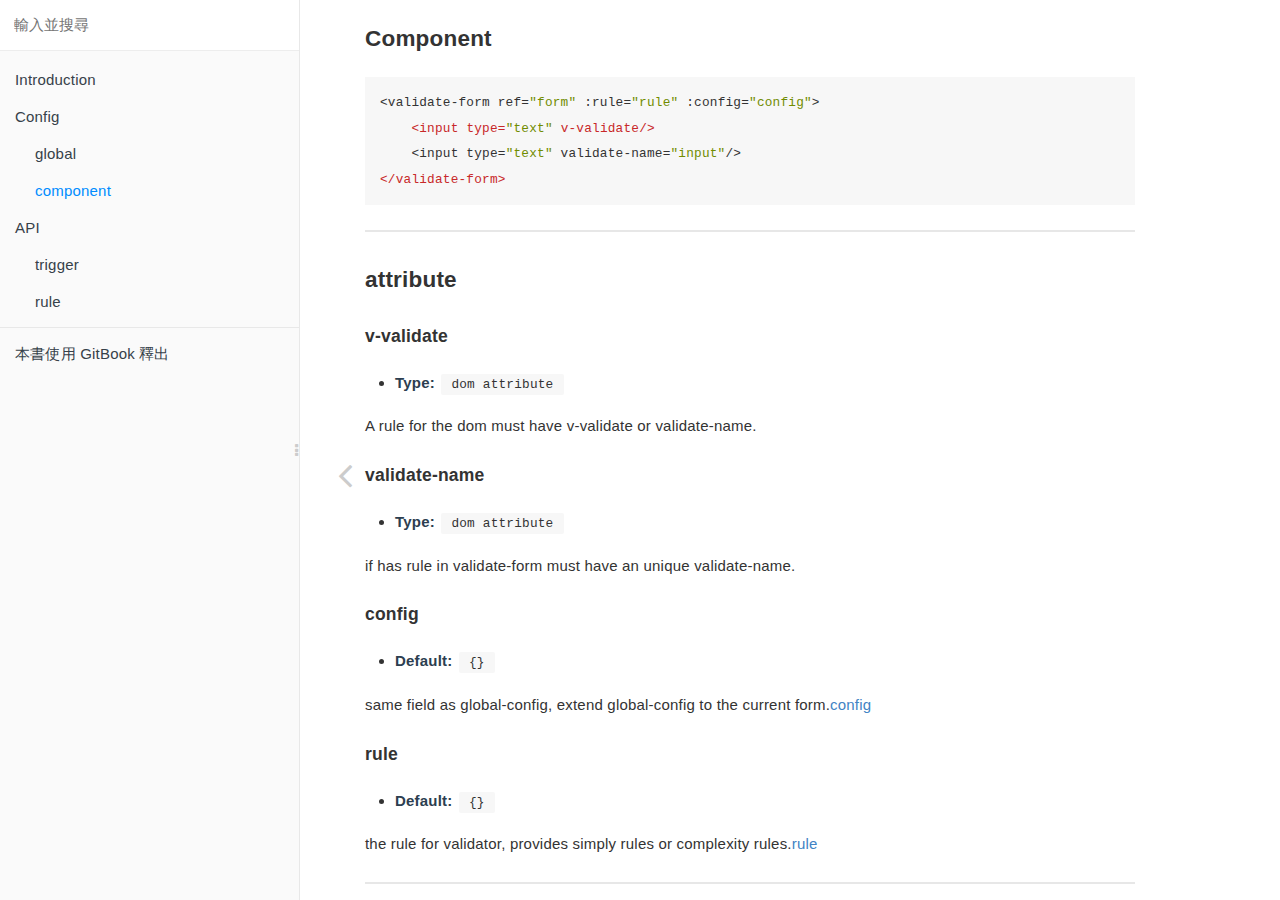
<file: vue-validator-help-wiki/component.html>
<!DOCTYPE HTML>
<html lang="zh" >
    <head>
        <meta charset="UTF-8">
        <meta content="text/html; charset=utf-8" http-equiv="Content-Type">
        <title>component · vue-validator-help</title>
        <meta http-equiv="X-UA-Compatible" content="IE=edge" />
        <meta name="description" content="">
        <meta name="generator" content="GitBook 3.2.2">
        
        
        
    
    <link rel="stylesheet" href="gitbook/style.css">

    
            
                
                <link rel="stylesheet" href="gitbook/gitbook-plugin-anchors/plugin.css">
                
            
                
                <link rel="stylesheet" href="gitbook/gitbook-plugin-codetabs/codetabs.css">
                
            
                
                <link rel="stylesheet" href="gitbook/gitbook-plugin-splitter/splitter.css">
                
            
                
                <link rel="stylesheet" href="gitbook/gitbook-plugin-highlight/website.css">
                
            
                
                <link rel="stylesheet" href="gitbook/gitbook-plugin-search/search.css">
                
            
        

    

    
        
        <link rel="stylesheet" href="css/basic.css">
        
    

        
    
    
    <meta name="HandheldFriendly" content="true"/>
    <meta name="viewport" content="width=device-width, initial-scale=1, user-scalable=no">
    <meta name="apple-mobile-web-app-capable" content="yes">
    <meta name="apple-mobile-web-app-status-bar-style" content="black">
    <link rel="apple-touch-icon-precomposed" sizes="152x152" href="gitbook/images/apple-touch-icon-precomposed-152.png">
    <link rel="shortcut icon" href="gitbook/images/favicon.ico" type="image/x-icon">

    
    
    <link rel="prev" href="config.html" />
    

    </head>
    <body>
        
<div class="book">
    <div class="book-summary">
        
            
<div id="book-search-input" role="search">
    <input type="text" placeholder="輸入並搜尋" />
</div>

            
                <nav role="navigation">
                


<ul class="summary">
    
    

    

    
        
        
    
        <li class="chapter " data-level="1.1" data-path="./">
            
                <a href="./">
            
                    
                    Introduction
            
                </a>
            

            
        </li>
    
        <li class="chapter " data-level="1.2" >
            
                <span>
            
                    
                    Config
            
                </span>
            

            
            <ul class="articles">
                
    
        <li class="chapter " data-level="1.2.1" data-path="config.html">
            
                <a href="config.html">
            
                    
                    global
            
                </a>
            

            
        </li>
    
        <li class="chapter active" data-level="1.2.2" data-path="component.html">
            
                <a href="component.html">
            
                    
                    component
            
                </a>
            

            
        </li>
    

            </ul>
            
        </li>
    
        <li class="chapter " data-level="1.3" >
            
                <span>
            
                    
                    API
            
                </span>
            

            
            <ul class="articles">
                
    
        <li class="chapter " data-level="1.3.1" data-path="trigger.html">
            
                <a href="trigger.html">
            
                    
                    trigger
            
                </a>
            

            
        </li>
    
        <li class="chapter " data-level="1.3.2" data-path="rule.html">
            
                <a href="rule.html">
            
                    
                    rule
            
                </a>
            

            
        </li>
    

            </ul>
            
        </li>
    

    

    <li class="divider"></li>

    <li>
        <a href="https://www.gitbook.com" target="blank" class="gitbook-link">
            本書使用 GitBook 釋出
        </a>
    </li>
</ul>


                </nav>
            
        
    </div>

    <div class="book-body">
        
            <div class="body-inner">
                
                    

<div class="book-header" role="navigation">
    

    <!-- Title -->
    <h1>
        <i class="fa fa-circle-o-notch fa-spin"></i>
        <a href="." >component</a>
    </h1>
</div>




                    <div class="page-wrapper" tabindex="-1" role="main">
                        <div class="page-inner">
                            
<div id="book-search-results">
    <div class="search-noresults">
    
                                <section class="normal markdown-section">
                                
                                <h2 id="component"><a name="component" class="plugin-anchor" href="#component"><i class="fa fa-link" aria-hidden="true"></i></a>Component</h2>
<pre><code class="lang-js">&lt;validate-form ref=<span class="hljs-string">&quot;form&quot;</span> :rule=<span class="hljs-string">&quot;rule&quot;</span> :config=<span class="hljs-string">&quot;config&quot;</span>&gt;
    <span class="xml"><span class="hljs-tag">&lt;<span class="hljs-name">input</span> <span class="hljs-attr">type</span>=<span class="hljs-string">&quot;text&quot;</span> <span class="hljs-attr">v-validate</span>/&gt;</span></span>
    &lt;input type=<span class="hljs-string">&quot;text&quot;</span> validate-name=<span class="hljs-string">&quot;input&quot;</span>/&gt;
<span class="xml"><span class="hljs-tag">&lt;/<span class="hljs-name">validate-form</span>&gt;</span>
</span></code></pre>
<hr>
<h2 id="attribute"><a name="attribute" class="plugin-anchor" href="#attribute"><i class="fa fa-link" aria-hidden="true"></i></a>attribute</h2>
<h3 id="v-validate"><a name="v-validate" class="plugin-anchor" href="#v-validate"><i class="fa fa-link" aria-hidden="true"></i></a>v-validate</h3>
<ul>
<li><strong>Type:</strong> <code>dom attribute</code></li>
</ul>
<p>A rule for the dom must have v-validate or validate-name.</p>
<h3 id="validate-name"><a name="validate-name" class="plugin-anchor" href="#validate-name"><i class="fa fa-link" aria-hidden="true"></i></a>validate-name</h3>
<ul>
<li><strong>Type:</strong> <code>dom attribute</code></li>
</ul>
<p>if has rule in validate-form must have an unique validate-name.</p>
<h3 id="config"><a name="config" class="plugin-anchor" href="#config"><i class="fa fa-link" aria-hidden="true"></i></a>config</h3>
<ul>
<li><strong>Default:</strong> <code>{}</code></li>
</ul>
<p>same field as global-config, extend global-config to the current form.<a href="config.html">config</a></p>
<h3 id="rule"><a name="rule" class="plugin-anchor" href="#rule"><i class="fa fa-link" aria-hidden="true"></i></a>rule</h3>
<ul>
<li><strong>Default:</strong> <code>{}</code></li>
</ul>
<p>the rule for validator, provides simply rules or complexity rules.<a href="rule.html">rule</a></p>
<hr>
<h2 id="methods"><a name="methods" class="plugin-anchor" href="#methods"><i class="fa fa-link" aria-hidden="true"></i></a>methods</h2>
<h3 id="validateall"><a name="validateall" class="plugin-anchor" href="#validateall"><i class="fa fa-link" aria-hidden="true"></i></a>validateAll</h3>
<ul>
<li><strong>Description:</strong> validate all item in the validate-form</li>
<li><strong>Return:</strong> <code>false | true</code></li>
<li><strong>Usage:</strong> <pre><code class="lang-js">  <span class="hljs-keyword">const</span> form = <span class="hljs-keyword">this</span>.$refs[<span class="hljs-string">&apos;form&apos;</span>];
  form.validateAll();
</code></pre>
</li>
</ul>
<h3 id="validatename"><a name="validatename" class="plugin-anchor" href="#validatename"><i class="fa fa-link" aria-hidden="true"></i></a>validate(name)</h3>
<ul>
<li><strong>Description:</strong> validate specific item</li>
<li><strong>Arguments:</strong><ul>
<li><code>{string} validate-name</code></li>
</ul>
</li>
<li><strong>Return:</strong> <code>false | true</code></li>
<li><strong>Usage:</strong><pre><code class="lang-js">  <span class="hljs-keyword">const</span> form = <span class="hljs-keyword">this</span>.$refs[<span class="hljs-string">&apos;form&apos;</span>];
  <span class="hljs-comment">// input is a validate-name(attribute in dom)</span>
  form.validate(<span class="hljs-string">&apos;input&apos;</span>);
</code></pre>
</li>
</ul>

                                
                                </section>
                            
    </div>
    <div class="search-results">
        <div class="has-results">
            
            <h1 class="search-results-title"><span class='search-results-count'></span> results matching "<span class='search-query'></span>"</h1>
            <ul class="search-results-list"></ul>
            
        </div>
        <div class="no-results">
            
            <h1 class="search-results-title">No results matching "<span class='search-query'></span>"</h1>
            
        </div>
    </div>
</div>

                        </div>
                    </div>
                
            </div>

            
                
                <a href="config.html" class="navigation navigation-prev navigation-unique" aria-label="Previous page: global">
                    <i class="fa fa-angle-left"></i>
                </a>
                
                
            
        
    </div>

    <script>
        var gitbook = gitbook || [];
        gitbook.push(function() {
            gitbook.page.hasChanged({"page":{"title":"component","level":"1.2.2","depth":2,"next":{"title":"API","level":"1.3","depth":1,"ref":"","articles":[{"title":"trigger","level":"1.3.1","depth":2,"path":"trigger.md","ref":"trigger.md","articles":[]},{"title":"rule","level":"1.3.2","depth":2,"path":"rule.md","ref":"rule.md","articles":[]}]},"previous":{"title":"global","level":"1.2.1","depth":2,"path":"config.md","ref":"config.md","articles":[]},"dir":"ltr"},"config":{"plugins":["anchors","codetabs","-fontsettings","splitter","github"],"styles":{"website":"css/basic.css"},"pluginsConfig":{"github":{"url":"https://github.com/Luobata/vue-form-validator"},"splitter":{},"search":{},"codetabs":{},"lunr":{"maxIndexSize":1000000,"ignoreSpecialCharacters":false},"fontsettings":{"theme":"white","family":"sans","size":1},"highlight":{},"sharing":{"facebook":true,"twitter":true,"google":false,"weibo":false,"instapaper":false,"vk":false,"all":["facebook","google","twitter","weibo","instapaper"]},"theme-default":{"styles":{"website":"styles/website.css","pdf":"styles/pdf.css","epub":"styles/epub.css","mobi":"styles/mobi.css","ebook":"styles/ebook.css","print":"styles/print.css"},"showLevel":false},"anchors":{}},"theme":"default","pdf":{"pageNumbers":true,"fontSize":12,"fontFamily":"Arial","paperSize":"a4","chapterMark":"pagebreak","pageBreaksBefore":"/","margin":{"right":62,"left":62,"top":56,"bottom":56}},"structure":{"langs":"LANGS.md","readme":"README.md","glossary":"GLOSSARY.md","summary":"SUMMARY.md"},"variables":{},"title":"vue-validator-help","language":"zh","gitbook":"*","description":"vue-validator-help api doc"},"file":{"path":"component.md","mtime":"2017-11-24T04:02:31.000Z","type":"markdown"},"gitbook":{"version":"3.2.2","time":"2017-12-25T01:53:20.461Z"},"basePath":".","book":{"language":""}});
        });
    </script>
</div>

        
    <script src="gitbook/gitbook.js"></script>
    <script src="gitbook/theme.js"></script>
    
        
        <script src="gitbook/gitbook-plugin-codetabs/codetabs.js"></script>
        
    
        
        <script src="gitbook/gitbook-plugin-splitter/splitter.js"></script>
        
    
        
        <script src="gitbook/gitbook-plugin-github/plugin.js"></script>
        
    
        
        <script src="gitbook/gitbook-plugin-search/search-engine.js"></script>
        
    
        
        <script src="gitbook/gitbook-plugin-search/search.js"></script>
        
    
        
        <script src="gitbook/gitbook-plugin-lunr/lunr.min.js"></script>
        
    
        
        <script src="gitbook/gitbook-plugin-lunr/search-lunr.js"></script>
        
    
        
        <script src="gitbook/gitbook-plugin-sharing/buttons.js"></script>
        
    

    </body>
</html>
</file>
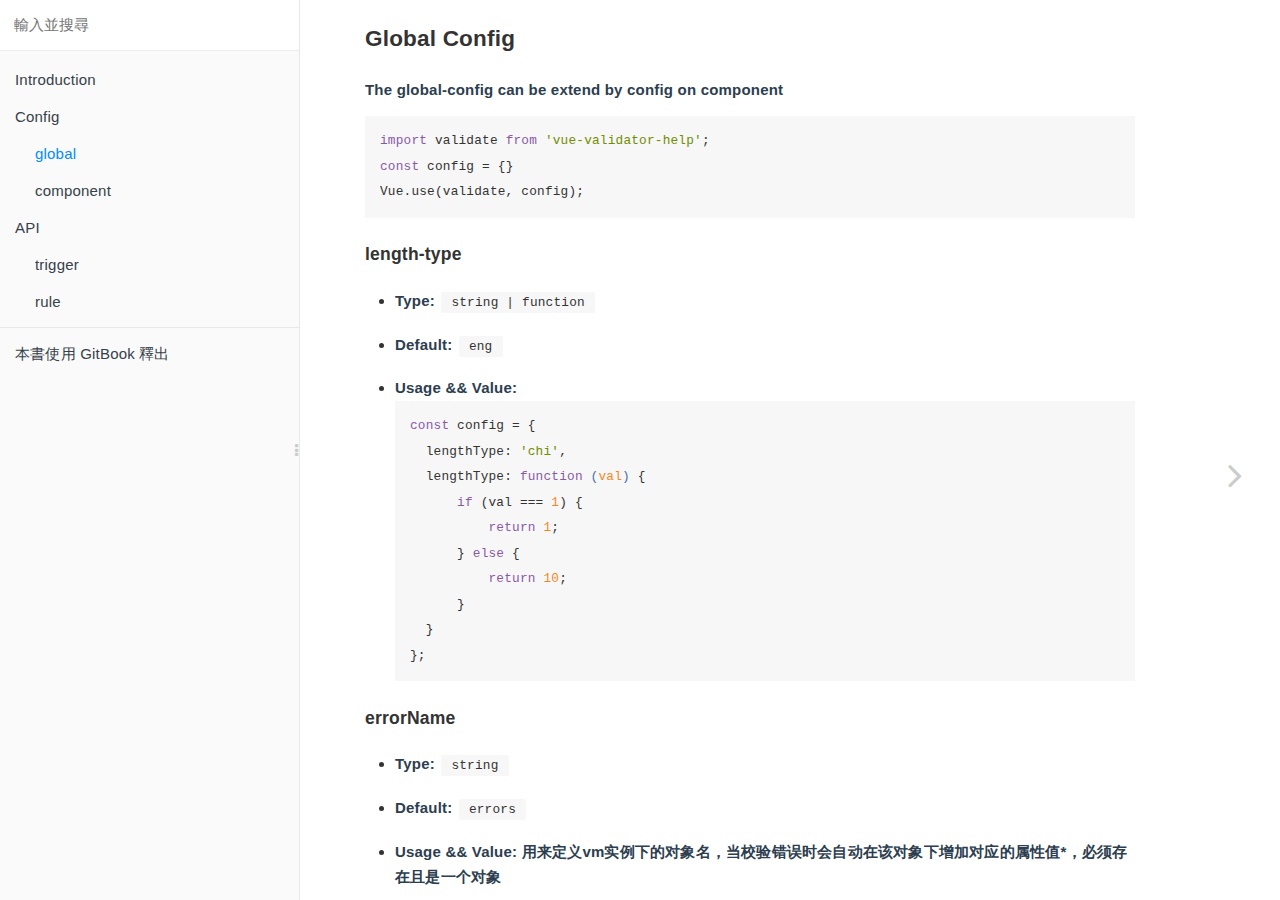
<file: vue-validator-help-wiki/config.html>
<!DOCTYPE HTML>
<html lang="zh" >
    <head>
        <meta charset="UTF-8">
        <meta content="text/html; charset=utf-8" http-equiv="Content-Type">
        <title>global · vue-validator-help</title>
        <meta http-equiv="X-UA-Compatible" content="IE=edge" />
        <meta name="description" content="">
        <meta name="generator" content="GitBook 3.2.2">
        
        
        
    
    <link rel="stylesheet" href="gitbook/style.css">

    
            
                
                <link rel="stylesheet" href="gitbook/gitbook-plugin-anchors/plugin.css">
                
            
                
                <link rel="stylesheet" href="gitbook/gitbook-plugin-codetabs/codetabs.css">
                
            
                
                <link rel="stylesheet" href="gitbook/gitbook-plugin-splitter/splitter.css">
                
            
                
                <link rel="stylesheet" href="gitbook/gitbook-plugin-highlight/website.css">
                
            
                
                <link rel="stylesheet" href="gitbook/gitbook-plugin-search/search.css">
                
            
        

    

    
        
        <link rel="stylesheet" href="css/basic.css">
        
    

        
    
    
    <meta name="HandheldFriendly" content="true"/>
    <meta name="viewport" content="width=device-width, initial-scale=1, user-scalable=no">
    <meta name="apple-mobile-web-app-capable" content="yes">
    <meta name="apple-mobile-web-app-status-bar-style" content="black">
    <link rel="apple-touch-icon-precomposed" sizes="152x152" href="gitbook/images/apple-touch-icon-precomposed-152.png">
    <link rel="shortcut icon" href="gitbook/images/favicon.ico" type="image/x-icon">

    
    <link rel="next" href="component.html" />
    
    

    </head>
    <body>
        
<div class="book">
    <div class="book-summary">
        
            
<div id="book-search-input" role="search">
    <input type="text" placeholder="輸入並搜尋" />
</div>

            
                <nav role="navigation">
                


<ul class="summary">
    
    

    

    
        
        
    
        <li class="chapter " data-level="1.1" data-path="./">
            
                <a href="./">
            
                    
                    Introduction
            
                </a>
            

            
        </li>
    
        <li class="chapter " data-level="1.2" >
            
                <span>
            
                    
                    Config
            
                </span>
            

            
            <ul class="articles">
                
    
        <li class="chapter active" data-level="1.2.1" data-path="config.html">
            
                <a href="config.html">
            
                    
                    global
            
                </a>
            

            
        </li>
    
        <li class="chapter " data-level="1.2.2" data-path="component.html">
            
                <a href="component.html">
            
                    
                    component
            
                </a>
            

            
        </li>
    

            </ul>
            
        </li>
    
        <li class="chapter " data-level="1.3" >
            
                <span>
            
                    
                    API
            
                </span>
            

            
            <ul class="articles">
                
    
        <li class="chapter " data-level="1.3.1" data-path="trigger.html">
            
                <a href="trigger.html">
            
                    
                    trigger
            
                </a>
            

            
        </li>
    
        <li class="chapter " data-level="1.3.2" data-path="rule.html">
            
                <a href="rule.html">
            
                    
                    rule
            
                </a>
            

            
        </li>
    

            </ul>
            
        </li>
    

    

    <li class="divider"></li>

    <li>
        <a href="https://www.gitbook.com" target="blank" class="gitbook-link">
            本書使用 GitBook 釋出
        </a>
    </li>
</ul>


                </nav>
            
        
    </div>

    <div class="book-body">
        
            <div class="body-inner">
                
                    

<div class="book-header" role="navigation">
    

    <!-- Title -->
    <h1>
        <i class="fa fa-circle-o-notch fa-spin"></i>
        <a href="." >global</a>
    </h1>
</div>




                    <div class="page-wrapper" tabindex="-1" role="main">
                        <div class="page-inner">
                            
<div id="book-search-results">
    <div class="search-noresults">
    
                                <section class="normal markdown-section">
                                
                                <h2 id="global-config"><a name="global-config" class="plugin-anchor" href="#global-config"><i class="fa fa-link" aria-hidden="true"></i></a>Global Config</h2>
<p><strong>The global-config can be extend by config on component </strong></p>
<pre><code class="lang-js"><span class="hljs-keyword">import</span> validate <span class="hljs-keyword">from</span> <span class="hljs-string">&apos;vue-validator-help&apos;</span>;
<span class="hljs-keyword">const</span> config = {}
Vue.use(validate, config);
</code></pre>
<h3 id="length-type"><a name="length-type" class="plugin-anchor" href="#length-type"><i class="fa fa-link" aria-hidden="true"></i></a>length-type</h3>
<ul>
<li><strong>Type:</strong> <code>string | function</code></li>
<li><strong>Default:</strong> <code>eng</code></li>
<li><strong>Usage &amp;&amp; Value:</strong><pre><code class="lang-js"><span class="hljs-keyword">const</span> config = {
  lengthType: <span class="hljs-string">&apos;chi&apos;</span>,
  lengthType: <span class="hljs-function"><span class="hljs-keyword">function</span> (<span class="hljs-params">val</span>) </span>{
      <span class="hljs-keyword">if</span> (val === <span class="hljs-number">1</span>) {
          <span class="hljs-keyword">return</span> <span class="hljs-number">1</span>;
      } <span class="hljs-keyword">else</span> {
          <span class="hljs-keyword">return</span> <span class="hljs-number">10</span>;
      }
  }
};
</code></pre>
</li>
</ul>
<h3 id="errorname"><a name="errorname" class="plugin-anchor" href="#errorname"><i class="fa fa-link" aria-hidden="true"></i></a>errorName</h3>
<ul>
<li><strong>Type:</strong> <code>string</code></li>
<li><strong>Default:</strong> <code>errors</code></li>
<li><strong>Usage &amp;&amp; Value:</strong>
<strong>&#x7528;&#x6765;&#x5B9A;&#x4E49;vm&#x5B9E;&#x4F8B;&#x4E0B;&#x7684;&#x5BF9;&#x8C61;&#x540D;&#xFF0C;&#x5F53;&#x6821;&#x9A8C;&#x9519;&#x8BEF;&#x65F6;&#x4F1A;&#x81EA;&#x52A8;&#x5728;&#x8BE5;&#x5BF9;&#x8C61;&#x4E0B;&#x589E;&#x52A0;&#x5BF9;&#x5E94;&#x7684;&#x5C5E;&#x6027;&#x503C;*&#xFF0C;&#x5FC5;&#x987B;&#x5B58;&#x5728;&#x4E14;&#x662F;&#x4E00;&#x4E2A;&#x5BF9;&#x8C61;</strong></li>
</ul>
<pre><code class="lang-js"><span class="hljs-keyword">const</span> config = {
    lengthType: <span class="hljs-string">&apos;chi&apos;</span>, <span class="hljs-comment">// &#x4E2D;&#x6587;&#x5B57;&#x7B26;&#x7B97;2&#x4E2A;&#x5B57;&#x7B26;&#x957F;&#x5EA6; &#x5176;&#x4F59;1&#x4E2A;&#x5B57;&#x7B26;&#x957F;&#x5EA6;</span>
    lengthType: <span class="hljs-string">&apos;eng&apos;</span>, <span class="hljs-comment">// &#x4E2D;&#x6587;&#x5B57;&#x7B26; &#x5168;&#x89D2;&#x534A;&#x89D2;&#x4E00;&#x5F8B;1&#x4E2A;&#x5B57;&#x7B26;&#x957F;&#x5EA6;</span>
    errorName: <span class="hljs-string">&apos;errors&apos;</span>,
};

<span class="hljs-comment">// for errorName</span>
<span class="hljs-keyword">export</span> <span class="hljs-keyword">default</span> {
    data() {
        <span class="hljs-keyword">return</span> {
            errors: {},
        };
    }
};
</code></pre>
<h2 id="component-config"><a name="component-config" class="plugin-anchor" href="#component-config"><i class="fa fa-link" aria-hidden="true"></i></a>Component Config</h2>
<p><strong>Component config &#x4E0E;Global config&#x5185;&#x5BB9;&#x76F8;&#x540C; &#x5728;component&#x4E0A;&#x4F5C;&#x7528;:cofnig&#x5C5E;&#x6027;&#xFF0C;&#x6216;&#x8005;&#x76F4;&#x63A5;&#x8D4B;&#x503C;&#x5BF9;&#x5E94;&#x7684;&#x89C4;&#x5219;&#x5C5E;&#x6027;&#x3002;Component cofnig&#x53EF;&#x4EE5;&#x8986;&#x76D6;Global config&#x3002;</strong></p>
<p><strong>&#x6743;&#x91CD; component-config&#x5BF9;&#x8C61; &gt; component config&#x5C5E;&#x6027; &gt; global-config&#x5BF9;&#x8C61;</strong></p>
<pre><code class="lang-js"><span class="hljs-comment">// global</span>
Vue.use(validate, {
    lengthType: <span class="hljs-string">&apos;chi&apos;</span>,
    errorName: <span class="hljs-string">&apos;er&apos;</span>,
});

<span class="hljs-comment">// component-config &amp;&amp; component-attribute</span>
&lt;validate-form :config=<span class="hljs-string">&quot;config&quot;</span> length-type=<span class="hljs-string">&quot;chi&quot;</span> errorName=<span class="hljs-string">&quot;err&quot;</span>&gt;
<span class="xml"><span class="hljs-tag">&lt;/<span class="hljs-name">validate-form</span>&gt;</span>

// :config&#x5BF9;&#x8C61;&#x7684;&#x4F18;&#x5148;&#x7EA7; &gt; attrtibute &gt; global
</span></code></pre>

                                
                                </section>
                            
    </div>
    <div class="search-results">
        <div class="has-results">
            
            <h1 class="search-results-title"><span class='search-results-count'></span> results matching "<span class='search-query'></span>"</h1>
            <ul class="search-results-list"></ul>
            
        </div>
        <div class="no-results">
            
            <h1 class="search-results-title">No results matching "<span class='search-query'></span>"</h1>
            
        </div>
    </div>
</div>

                        </div>
                    </div>
                
            </div>

            
                
                
                <a href="component.html" class="navigation navigation-next navigation-unique" aria-label="Next page: component">
                    <i class="fa fa-angle-right"></i>
                </a>
                
            
        
    </div>

    <script>
        var gitbook = gitbook || [];
        gitbook.push(function() {
            gitbook.page.hasChanged({"page":{"title":"global","level":"1.2.1","depth":2,"next":{"title":"component","level":"1.2.2","depth":2,"path":"component.md","ref":"component.md","articles":[]},"previous":{"title":"Config","level":"1.2","depth":1,"ref":"","articles":[{"title":"global","level":"1.2.1","depth":2,"path":"config.md","ref":"config.md","articles":[]},{"title":"component","level":"1.2.2","depth":2,"path":"component.md","ref":"component.md","articles":[]}]},"dir":"ltr"},"config":{"plugins":["anchors","codetabs","-fontsettings","splitter","github"],"styles":{"website":"css/basic.css"},"pluginsConfig":{"github":{"url":"https://github.com/Luobata/vue-form-validator"},"splitter":{},"search":{},"codetabs":{},"lunr":{"maxIndexSize":1000000,"ignoreSpecialCharacters":false},"fontsettings":{"theme":"white","family":"sans","size":1},"highlight":{},"sharing":{"facebook":true,"twitter":true,"google":false,"weibo":false,"instapaper":false,"vk":false,"all":["facebook","google","twitter","weibo","instapaper"]},"theme-default":{"styles":{"website":"styles/website.css","pdf":"styles/pdf.css","epub":"styles/epub.css","mobi":"styles/mobi.css","ebook":"styles/ebook.css","print":"styles/print.css"},"showLevel":false},"anchors":{}},"theme":"default","pdf":{"pageNumbers":true,"fontSize":12,"fontFamily":"Arial","paperSize":"a4","chapterMark":"pagebreak","pageBreaksBefore":"/","margin":{"right":62,"left":62,"top":56,"bottom":56}},"structure":{"langs":"LANGS.md","readme":"README.md","glossary":"GLOSSARY.md","summary":"SUMMARY.md"},"variables":{},"title":"vue-validator-help","language":"zh","gitbook":"*","description":"vue-validator-help api doc"},"file":{"path":"config.md","mtime":"2017-12-11T08:57:16.000Z","type":"markdown"},"gitbook":{"version":"3.2.2","time":"2017-12-25T01:53:20.461Z"},"basePath":".","book":{"language":""}});
        });
    </script>
</div>

        
    <script src="gitbook/gitbook.js"></script>
    <script src="gitbook/theme.js"></script>
    
        
        <script src="gitbook/gitbook-plugin-codetabs/codetabs.js"></script>
        
    
        
        <script src="gitbook/gitbook-plugin-splitter/splitter.js"></script>
        
    
        
        <script src="gitbook/gitbook-plugin-github/plugin.js"></script>
        
    
        
        <script src="gitbook/gitbook-plugin-search/search-engine.js"></script>
        
    
        
        <script src="gitbook/gitbook-plugin-search/search.js"></script>
        
    
        
        <script src="gitbook/gitbook-plugin-lunr/lunr.min.js"></script>
        
    
        
        <script src="gitbook/gitbook-plugin-lunr/search-lunr.js"></script>
        
    
        
        <script src="gitbook/gitbook-plugin-sharing/buttons.js"></script>
        
    

    </body>
</html>
</file>
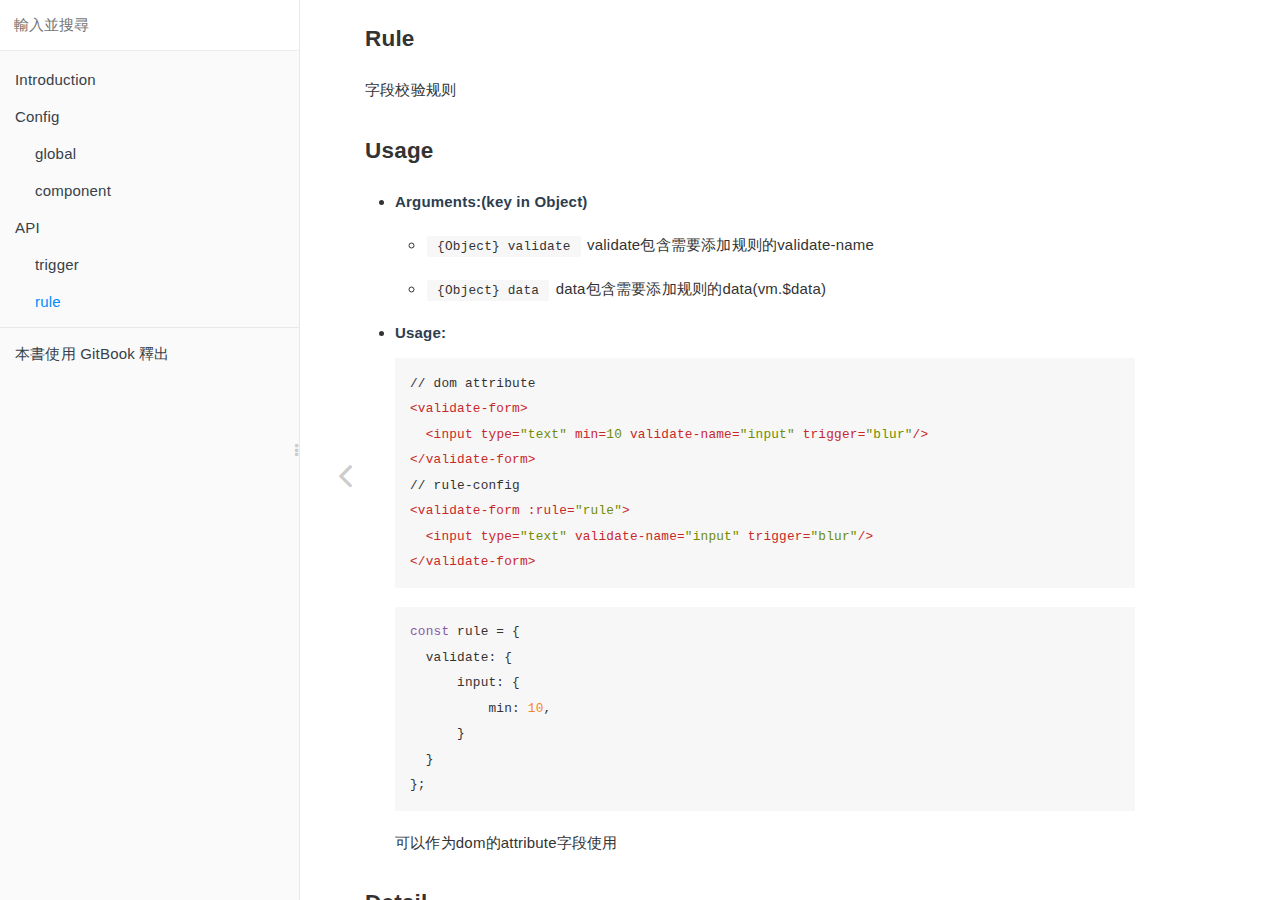
<file: vue-validator-help-wiki/rule.html>
<!DOCTYPE HTML>
<html lang="zh" >
    <head>
        <meta charset="UTF-8">
        <meta content="text/html; charset=utf-8" http-equiv="Content-Type">
        <title>rule · vue-validator-help</title>
        <meta http-equiv="X-UA-Compatible" content="IE=edge" />
        <meta name="description" content="">
        <meta name="generator" content="GitBook 3.2.2">
        
        
        
    
    <link rel="stylesheet" href="gitbook/style.css">

    
            
                
                <link rel="stylesheet" href="gitbook/gitbook-plugin-anchors/plugin.css">
                
            
                
                <link rel="stylesheet" href="gitbook/gitbook-plugin-codetabs/codetabs.css">
                
            
                
                <link rel="stylesheet" href="gitbook/gitbook-plugin-splitter/splitter.css">
                
            
                
                <link rel="stylesheet" href="gitbook/gitbook-plugin-highlight/website.css">
                
            
                
                <link rel="stylesheet" href="gitbook/gitbook-plugin-search/search.css">
                
            
        

    

    
        
        <link rel="stylesheet" href="css/basic.css">
        
    

        
    
    
    <meta name="HandheldFriendly" content="true"/>
    <meta name="viewport" content="width=device-width, initial-scale=1, user-scalable=no">
    <meta name="apple-mobile-web-app-capable" content="yes">
    <meta name="apple-mobile-web-app-status-bar-style" content="black">
    <link rel="apple-touch-icon-precomposed" sizes="152x152" href="gitbook/images/apple-touch-icon-precomposed-152.png">
    <link rel="shortcut icon" href="gitbook/images/favicon.ico" type="image/x-icon">

    
    
    <link rel="prev" href="trigger.html" />
    

    </head>
    <body>
        
<div class="book">
    <div class="book-summary">
        
            
<div id="book-search-input" role="search">
    <input type="text" placeholder="輸入並搜尋" />
</div>

            
                <nav role="navigation">
                


<ul class="summary">
    
    

    

    
        
        
    
        <li class="chapter " data-level="1.1" data-path="./">
            
                <a href="./">
            
                    
                    Introduction
            
                </a>
            

            
        </li>
    
        <li class="chapter " data-level="1.2" >
            
                <span>
            
                    
                    Config
            
                </span>
            

            
            <ul class="articles">
                
    
        <li class="chapter " data-level="1.2.1" data-path="config.html">
            
                <a href="config.html">
            
                    
                    global
            
                </a>
            

            
        </li>
    
        <li class="chapter " data-level="1.2.2" data-path="component.html">
            
                <a href="component.html">
            
                    
                    component
            
                </a>
            

            
        </li>
    

            </ul>
            
        </li>
    
        <li class="chapter " data-level="1.3" >
            
                <span>
            
                    
                    API
            
                </span>
            

            
            <ul class="articles">
                
    
        <li class="chapter " data-level="1.3.1" data-path="trigger.html">
            
                <a href="trigger.html">
            
                    
                    trigger
            
                </a>
            

            
        </li>
    
        <li class="chapter active" data-level="1.3.2" data-path="rule.html">
            
                <a href="rule.html">
            
                    
                    rule
            
                </a>
            

            
        </li>
    

            </ul>
            
        </li>
    

    

    <li class="divider"></li>

    <li>
        <a href="https://www.gitbook.com" target="blank" class="gitbook-link">
            本書使用 GitBook 釋出
        </a>
    </li>
</ul>


                </nav>
            
        
    </div>

    <div class="book-body">
        
            <div class="body-inner">
                
                    

<div class="book-header" role="navigation">
    

    <!-- Title -->
    <h1>
        <i class="fa fa-circle-o-notch fa-spin"></i>
        <a href="." >rule</a>
    </h1>
</div>




                    <div class="page-wrapper" tabindex="-1" role="main">
                        <div class="page-inner">
                            
<div id="book-search-results">
    <div class="search-noresults">
    
                                <section class="normal markdown-section">
                                
                                <h2 id="rule"><a name="rule" class="plugin-anchor" href="#rule"><i class="fa fa-link" aria-hidden="true"></i></a>Rule</h2>
<p>&#x5B57;&#x6BB5;&#x6821;&#x9A8C;&#x89C4;&#x5219;</p>
<h2 id="usage"><a name="usage" class="plugin-anchor" href="#usage"><i class="fa fa-link" aria-hidden="true"></i></a>Usage</h2>
<ul>
<li><strong>Arguments:(key in Object)</strong><ul>
<li><code>{Object} validate</code> validate&#x5305;&#x542B;&#x9700;&#x8981;&#x6DFB;&#x52A0;&#x89C4;&#x5219;&#x7684;validate-name</li>
<li><code>{Object} data</code> data&#x5305;&#x542B;&#x9700;&#x8981;&#x6DFB;&#x52A0;&#x89C4;&#x5219;&#x7684;data(vm.$data)</li>
</ul>
</li>
<li><p><strong>Usage:</strong></p>
<pre><code class="lang-html">// dom attribute
<span class="hljs-tag">&lt;<span class="hljs-name">validate-form</span>&gt;</span>
  <span class="hljs-tag">&lt;<span class="hljs-name">input</span> <span class="hljs-attr">type</span>=<span class="hljs-string">&quot;text&quot;</span> <span class="hljs-attr">min</span>=<span class="hljs-string">10</span> <span class="hljs-attr">validate-name</span>=<span class="hljs-string">&quot;input&quot;</span> <span class="hljs-attr">trigger</span>=<span class="hljs-string">&quot;blur&quot;</span>/&gt;</span>
<span class="hljs-tag">&lt;/<span class="hljs-name">validate-form</span>&gt;</span>
// rule-config
<span class="hljs-tag">&lt;<span class="hljs-name">validate-form</span> <span class="hljs-attr">:rule</span>=<span class="hljs-string">&quot;rule&quot;</span>&gt;</span>
  <span class="hljs-tag">&lt;<span class="hljs-name">input</span> <span class="hljs-attr">type</span>=<span class="hljs-string">&quot;text&quot;</span> <span class="hljs-attr">validate-name</span>=<span class="hljs-string">&quot;input&quot;</span> <span class="hljs-attr">trigger</span>=<span class="hljs-string">&quot;blur&quot;</span>/&gt;</span>
<span class="hljs-tag">&lt;/<span class="hljs-name">validate-form</span>&gt;</span>
</code></pre>
<pre><code class="lang-js"><span class="hljs-keyword">const</span> rule = {
  validate: {
      input: {
          min: <span class="hljs-number">10</span>,
      }
  }
};
</code></pre>
<p>&#x53EF;&#x4EE5;&#x4F5C;&#x4E3A;dom&#x7684;attribute&#x5B57;&#x6BB5;&#x4F7F;&#x7528;</p>
</li>
</ul>
<h2 id="detail"><a name="detail" class="plugin-anchor" href="#detail"><i class="fa fa-link" aria-hidden="true"></i></a>Detail</h2>
<h3 id="min-min"><a name="min-min" class="plugin-anchor" href="#min-min"><i class="fa fa-link" aria-hidden="true"></i></a>min Min</h3>
<ul>
<li><strong>Type:</strong> <code>string | number | function</code></li>
</ul>
<p>value &#x7684;&#x6700;&#x5C0F;&#x503C;
<strong>&#x5927;&#x5C0F;&#x5199;&#x8868;&#x793A;&#x8FB9;&#x754C;&#x503C; &#x6BD4;&#x5982;min=&quot;2&quot; &#x8868;&#x793A;2&#x7B26;&#x5408;&#x6761;&#x4EF6; Min=&quot;2&quot; &#x8868;&#x793A;2&#x4E0D;&#x7B26;&#x5408;&#x6761;&#x4EF6; &#x5373;&#x5927;&#x5199;&#x4E0D;&#x5305;&#x542B;&#x8FB9;&#x754C; &#x4E0B;&#x540C;</strong></p>
<h3 id="max-max"><a name="max-max" class="plugin-anchor" href="#max-max"><i class="fa fa-link" aria-hidden="true"></i></a>max Max</h3>
<ul>
<li><strong>Type:</strong> <code>string | number | function</code></li>
<li><strong>Examples:</strong><pre><code class="lang-js"><span class="hljs-keyword">const</span> rule = {
  validate: {
      input: {
          min: <span class="hljs-number">10</span>,
          min: <span class="hljs-string">&apos;10&apos;</span>,
          min: <span class="hljs-function"><span class="hljs-keyword">function</span> (<span class="hljs-params">val</span>) </span>{
              <span class="hljs-comment">// this vm&#x5B9E;&#x4F8B;</span>
              <span class="hljs-comment">// val &#x5F53;&#x524D;&#x503C;</span>
              <span class="hljs-comment">// &#x6CE8;&#x610F;&#x9700;&#x8981;&#x4F7F;&#x7528;this&#x6307;&#x9488;&#x4E0D;&#x7528;&#x7BAD;&#x5934;&#x51FD;&#x6570;</span>
              <span class="hljs-keyword">if</span> (<span class="hljs-keyword">this</span>.a &gt; <span class="hljs-number">10</span>) {
                  <span class="hljs-keyword">return</span> <span class="hljs-number">10</span>;
              } <span class="hljs-keyword">else</span> {
                  <span class="hljs-keyword">return</span> <span class="hljs-number">15</span>;
              }
          }
      }
  }
};
</code></pre>
</li>
</ul>
<p>value&#x7684;&#x6700;&#x5927;&#x503C;</p>
<h3 id="min-length--minlengthonly-config"><a name="min-length--minlengthonly-config" class="plugin-anchor" href="#min-length--minlengthonly-config"><i class="fa fa-link" aria-hidden="true"></i></a>min-length / minlength(only-config)</h3>
<h3 id="min-length--minlengthonly-config"><a name="min-length--minlengthonly-config" class="plugin-anchor" href="#min-length--minlengthonly-config"><i class="fa fa-link" aria-hidden="true"></i></a>Min-length / Minlength(only-config)</h3>
<ul>
<li><strong>Type:</strong> <code>string | number | function</code></li>
</ul>
<p>value&#x7684;&#x6700;&#x5C0F;&#x957F;&#x5EA6;
<strong>only-config &#x8868;&#x793A;&#x8BE5;&#x5199;&#x6CD5;&#x53EA;&#x80FD;&#x7528;&#x4E8E;rule-config&#x4E2D; &#x56E0;&#x4E3A;&#x5C5E;&#x6027;&#x548C;&#x539F;&#x751F;dom&#x7684;attribute&#x547D;&#x540D;&#x51B2;&#x7A81;</strong></p>
<h3 id="max-length--maxlengthonly-config"><a name="max-length--maxlengthonly-config" class="plugin-anchor" href="#max-length--maxlengthonly-config"><i class="fa fa-link" aria-hidden="true"></i></a>max-length / maxlength(only-config)</h3>
<h3 id="max-length--maxlengthonly-config"><a name="max-length--maxlengthonly-config" class="plugin-anchor" href="#max-length--maxlengthonly-config"><i class="fa fa-link" aria-hidden="true"></i></a>Max-length / Maxlength(only-config)</h3>
<ul>
<li><strong>Type:</strong> <code>string | number | function</code></li>
</ul>
<p>value&#x7684;&#x6700;&#x5927;&#x957F;&#x5EA6; <strong>&#x5982;&#x679C;value&#x7684;&#x7C7B;&#x578B;&#x4E3A;&#x6570;&#x7EC4; &#x5219;&#x6821;&#x9A8C;&#x7684;&#x662F;&#x6570;&#x7EC4;&#x957F;&#x5EA6;</strong></p>
<h3 id="min-float-length--minfloatlength"><a name="min-float-length--minfloatlength" class="plugin-anchor" href="#min-float-length--minfloatlength"><i class="fa fa-link" aria-hidden="true"></i></a>min-float-length / minfloatlength</h3>
<h3 id="min-float-length--minfloatlength"><a name="min-float-length--minfloatlength" class="plugin-anchor" href="#min-float-length--minfloatlength"><i class="fa fa-link" aria-hidden="true"></i></a>Min-float-length / Minfloatlength</h3>
<ul>
<li><strong>Type:</strong> <code>string | number | function</code></li>
</ul>
<p>value&#x7684;&#x5C0F;&#x6570;&#x70B9;&#x540E;&#x6700;&#x5C0F;&#x957F;&#x5EA6;</p>
<h3 id="max-float-length--maxfloatlength"><a name="max-float-length--maxfloatlength" class="plugin-anchor" href="#max-float-length--maxfloatlength"><i class="fa fa-link" aria-hidden="true"></i></a>max-float-length / maxfloatlength</h3>
<h3 id="max-float-length--maxfloatlength"><a name="max-float-length--maxfloatlength" class="plugin-anchor" href="#max-float-length--maxfloatlength"><i class="fa fa-link" aria-hidden="true"></i></a>Max-float-length / Maxfloatlength</h3>
<ul>
<li><strong>Type:</strong> <code>string | number | function</code></li>
</ul>
<p>value&#x7684;&#x5C0F;&#x6570;&#x70B9;&#x540E;&#x6700;&#x5927;&#x957F;&#x5EA6;</p>
<h3 id="required"><a name="required" class="plugin-anchor" href="#required"><i class="fa fa-link" aria-hidden="true"></i></a>required</h3>
<ul>
<li><strong>Type:</strong> <code>any</code></li>
<li><strong>Default:</strong> <code>&apos;&apos;</code></li>
<li><strong>Example:</strong><pre><code class="lang-js"><span class="hljs-keyword">const</span> rule = {
  validate: {
      input: {
          required: <span class="hljs-string">&apos;&apos;</span>, <span class="hljs-comment">// &#x5FC5;&#x586B;</span>
          required: <span class="hljs-literal">false</span>, <span class="hljs-comment">// &#x975E;&#x5FC5;&#x586B;</span>
          min: <span class="hljs-function"><span class="hljs-keyword">function</span> (<span class="hljs-params">val</span>) </span>{
              <span class="hljs-keyword">if</span> (<span class="hljs-keyword">this</span>.a &gt; <span class="hljs-number">10</span>) {
                  <span class="hljs-keyword">return</span> <span class="hljs-literal">false</span>; <span class="hljs-comment">// &#x975E;&#x5FC5;&#x586B;</span>
              }
              <span class="hljs-comment">// &#x5FC5;&#x586B;</span>
          }
      }
  }
};
</code></pre>
</li>
</ul>
<p>&#x8BE5;&#x5B57;&#x6BB5;&#x5FC5;&#x586B;
<strong>&#x53EA;&#x8981;&#x4E0D;&#x8FD4;&#x56DE;false &#x5219;&#x8BA4;&#x4E3A;&#x8BE5;&#x5C5E;&#x6027;&#x6709;&#x6548;</strong></p>
<h3 id="phone"><a name="phone" class="plugin-anchor" href="#phone"><i class="fa fa-link" aria-hidden="true"></i></a>phone</h3>
<ul>
<li><strong>Type:</strong> <code>any</code></li>
<li><strong>Default:</strong> <code>&apos;&apos;</code></li>
<li><strong>Regex:</strong> <code>/^1[34578]\d{9}$/</code></li>
</ul>
<p>&#x8BE5;&#x5B57;&#x6BB5;&#x7B26;&#x5408;&#x4E00;&#x4E2A;&#x624B;&#x673A;&#x53F7;&#x89C4;&#x5219;
<strong>&#x53EA;&#x8981;&#x4E0D;&#x8FD4;&#x56DE;false &#x5219;&#x8BA4;&#x4E3A;&#x8BE5;&#x5C5E;&#x6027;&#x6709;&#x6548;</strong></p>
<h3 id="email"><a name="email" class="plugin-anchor" href="#email"><i class="fa fa-link" aria-hidden="true"></i></a>email</h3>
<ul>
<li><strong>Type:</strong> <code>any</code></li>
<li><strong>Default:</strong> <code>&apos;&apos;</code></li>
<li><strong>Regex:</strong> <code>/^([a-zA-Z0-9_-])+@([a-zA-Z0-9_-])+(.[a-zA-Z0-9_-])+/</code></li>
</ul>
<p>&#x8BE5;&#x5B57;&#x6BB5;&#x7B26;&#x5408;&#x4E00;&#x4E2A;email&#x89C4;&#x5219;
<strong>&#x53EA;&#x8981;&#x4E0D;&#x8FD4;&#x56DE;false &#x5219;&#x8BA4;&#x4E3A;&#x8BE5;&#x5C5E;&#x6027;&#x6709;&#x6548;</strong></p>
<h3 id="positive-positive"><a name="positive-positive" class="plugin-anchor" href="#positive-positive"><i class="fa fa-link" aria-hidden="true"></i></a>positive Positive</h3>
<ul>
<li><strong>Type:</strong> <code>any</code></li>
<li><strong>Default:</strong> <code>&apos;&apos;</code></li>
</ul>
<p>&#x8BE5;&#x5B57;&#x6BB5;&#x662F;&#x4E00;&#x4E2A;&#x6B63;&#x6570;
<strong>&#x5927;&#x5199;&#x5305;&#x542B;0</strong>
<strong>&#x53EA;&#x8981;&#x4E0D;&#x8FD4;&#x56DE;false &#x5219;&#x8BA4;&#x4E3A;&#x8BE5;&#x5C5E;&#x6027;&#x6709;&#x6548;</strong></p>
<h3 id="negative-negative"><a name="negative-negative" class="plugin-anchor" href="#negative-negative"><i class="fa fa-link" aria-hidden="true"></i></a>negative Negative</h3>
<ul>
<li><strong>Type:</strong> <code>any</code></li>
<li><strong>Default:</strong> <code>&apos;&apos;</code></li>
</ul>
<p>&#x8BE5;&#x5B57;&#x6BB5;&#x662F;&#x4E00;&#x4E2A;&#x8D1F;&#x6570;
<strong>&#x5927;&#x5199;&#x5305;&#x542B;0</strong>
<strong>&#x53EA;&#x8981;&#x4E0D;&#x8FD4;&#x56DE;false &#x5219;&#x8BA4;&#x4E3A;&#x8BE5;&#x5C5E;&#x6027;&#x6709;&#x6548;</strong></p>
<h3 id="number-number"><a name="number-number" class="plugin-anchor" href="#number-number"><i class="fa fa-link" aria-hidden="true"></i></a>number Number</h3>
<ul>
<li><strong>Type:</strong> <code>string</code></li>
<li><strong>Default:</strong> <code>int</code></li>
<li><strong>Value:</strong><ul>
<li><code>int</code> &#x6574;&#x6570;</li>
<li><code>float</code> &#x6D6E;&#x70B9;&#x6570;</li>
</ul>
</li>
</ul>
<p>&#x8BE5;&#x5B57;&#x6BB5;&#x662F;&#x4E00;&#x4E2A;&#x6570;&#x5B57;
<strong>&#x5C0F;&#x5199;&#x8868;&#x793A;&#x53EF;&#x4EE5;&#x662F;&#x5B57;&#x7B26;&#x4E32;&#x6570;&#x5B57; &#x5373; &apos;123&apos; &#x6709;&#x6548; &#x5927;&#x5C0F;&#x5FC5;&#x987B;&#x662F;number&#x7C7B;&#x578B;</strong></p>
<h3 id="fun-only-config"><a name="fun-only-config" class="plugin-anchor" href="#fun-only-config"><i class="fa fa-link" aria-hidden="true"></i></a>fun (only-config)</h3>
<ul>
<li><strong>Type:</strong> <code>Function</code></li>
<li><strong>Return:</strong><ul>
<li><code>false</code> false &#x6821;&#x9A8C;&#x9519;&#x8BEF;</li>
<li><code>Object</code> &#x8FD4;&#x56DE;&#x4E00;&#x4E2A;rule&#x5BF9;&#x8C61; &#x8868;&#x793A;&#x4F7F;&#x7528;rule&#x5BF9;&#x8C61;&#x7684;&#x89C4;&#x5219;&#x8FDB;&#x884C;&#x6821;&#x9A8C;</li>
</ul>
</li>
<li><p><strong>Example:</strong></p>
<pre><code class="lang-js"><span class="hljs-keyword">const</span> rule = {
  validate: {
      input: {
          fun: <span class="hljs-function"><span class="hljs-keyword">function</span> (<span class="hljs-params">val</span>) </span>{
              <span class="hljs-keyword">if</span> (<span class="hljs-keyword">this</span>.d &gt; <span class="hljs-number">40</span>) {
                  <span class="hljs-comment">// &#x6EE1;&#x8DB3;&#x6761;&#x4EF6; &#x5219;&#x5FC5;&#x586B;</span>
                  <span class="hljs-keyword">return</span> {
                      required: <span class="hljs-string">&apos;&apos;</span>,
                  };
              }

              <span class="hljs-comment">// &#x4E0D;&#x6EE1;&#x8DB3;&#x6761;&#x4EF6; &#x8BA4;&#x4E3A;&#x5B57;&#x6BB5;&#x9519;&#x8BEF;</span>
              <span class="hljs-keyword">return</span> <span class="hljs-literal">false</span>;
          }
      }
  }
};
</code></pre>
<h3 id="regexp"><a name="regexp" class="plugin-anchor" href="#regexp"><i class="fa fa-link" aria-hidden="true"></i></a>regexp</h3>
</li>
<li><p><strong>Type:</strong> <code>String | RegExp</code></p>
</li>
<li><strong>Example:</strong><pre><code class="lang-html"><span class="hljs-comment">&lt;!-- &#x4F5C;&#x4E3A;&#x5B57;&#x7B26;&#x4E32;&#x4F7F;&#x7528;&#x7684;&#x65F6;&#x5019;&#x4E0D;&#x7528;&#x52A0;&#x5165;&#x5934;&#x5C3E;&#x7684;/ / --&gt;</span>
<span class="hljs-tag">&lt;<span class="hljs-name">input</span> <span class="hljs-attr">v-model</span>=<span class="hljs-string">&quot;regexp&quot;</span> <span class="hljs-attr">v-validate</span> <span class="hljs-attr">trigger</span>=<span class="hljs-string">&quot;blur&quot;</span> <span class="hljs-attr">regexp</span>=<span class="hljs-string">&quot;\d&quot;</span>/&gt;</span>
</code></pre>
<pre><code class="lang-js"><span class="hljs-comment">// &#x4F5C;&#x4E3A;js&#x4F7F;&#x7528; &#x5982;&#x679C;&#x4E3A;RegExp&#x7C7B;&#x578B; &#x9700;&#x8981;&#x5E26;&#x4E0A;&#x5934;&#x5C3E;/ / </span>
<span class="hljs-keyword">const</span> rule = {
  validate: {
      input: {
          regexp: <span class="hljs-regexp">/\d/</span>
      }
  }
};
</code></pre>
</li>
</ul>

                                
                                </section>
                            
    </div>
    <div class="search-results">
        <div class="has-results">
            
            <h1 class="search-results-title"><span class='search-results-count'></span> results matching "<span class='search-query'></span>"</h1>
            <ul class="search-results-list"></ul>
            
        </div>
        <div class="no-results">
            
            <h1 class="search-results-title">No results matching "<span class='search-query'></span>"</h1>
            
        </div>
    </div>
</div>

                        </div>
                    </div>
                
            </div>

            
                
                <a href="trigger.html" class="navigation navigation-prev navigation-unique" aria-label="Previous page: trigger">
                    <i class="fa fa-angle-left"></i>
                </a>
                
                
            
        
    </div>

    <script>
        var gitbook = gitbook || [];
        gitbook.push(function() {
            gitbook.page.hasChanged({"page":{"title":"rule","level":"1.3.2","depth":2,"previous":{"title":"trigger","level":"1.3.1","depth":2,"path":"trigger.md","ref":"trigger.md","articles":[]},"dir":"ltr"},"config":{"plugins":["anchors","codetabs","-fontsettings","splitter","github"],"styles":{"website":"css/basic.css"},"pluginsConfig":{"github":{"url":"https://github.com/Luobata/vue-form-validator"},"splitter":{},"search":{},"codetabs":{},"lunr":{"maxIndexSize":1000000,"ignoreSpecialCharacters":false},"fontsettings":{"theme":"white","family":"sans","size":1},"highlight":{},"sharing":{"facebook":true,"twitter":true,"google":false,"weibo":false,"instapaper":false,"vk":false,"all":["facebook","google","twitter","weibo","instapaper"]},"theme-default":{"styles":{"website":"styles/website.css","pdf":"styles/pdf.css","epub":"styles/epub.css","mobi":"styles/mobi.css","ebook":"styles/ebook.css","print":"styles/print.css"},"showLevel":false},"anchors":{}},"theme":"default","pdf":{"pageNumbers":true,"fontSize":12,"fontFamily":"Arial","paperSize":"a4","chapterMark":"pagebreak","pageBreaksBefore":"/","margin":{"right":62,"left":62,"top":56,"bottom":56}},"structure":{"langs":"LANGS.md","readme":"README.md","glossary":"GLOSSARY.md","summary":"SUMMARY.md"},"variables":{},"title":"vue-validator-help","language":"zh","gitbook":"*","description":"vue-validator-help api doc"},"file":{"path":"rule.md","mtime":"2017-12-25T01:52:03.000Z","type":"markdown"},"gitbook":{"version":"3.2.2","time":"2017-12-25T01:53:20.461Z"},"basePath":".","book":{"language":""}});
        });
    </script>
</div>

        
    <script src="gitbook/gitbook.js"></script>
    <script src="gitbook/theme.js"></script>
    
        
        <script src="gitbook/gitbook-plugin-codetabs/codetabs.js"></script>
        
    
        
        <script src="gitbook/gitbook-plugin-splitter/splitter.js"></script>
        
    
        
        <script src="gitbook/gitbook-plugin-github/plugin.js"></script>
        
    
        
        <script src="gitbook/gitbook-plugin-search/search-engine.js"></script>
        
    
        
        <script src="gitbook/gitbook-plugin-search/search.js"></script>
        
    
        
        <script src="gitbook/gitbook-plugin-lunr/lunr.min.js"></script>
        
    
        
        <script src="gitbook/gitbook-plugin-lunr/search-lunr.js"></script>
        
    
        
        <script src="gitbook/gitbook-plugin-sharing/buttons.js"></script>
        
    

    </body>
</html>
</file>
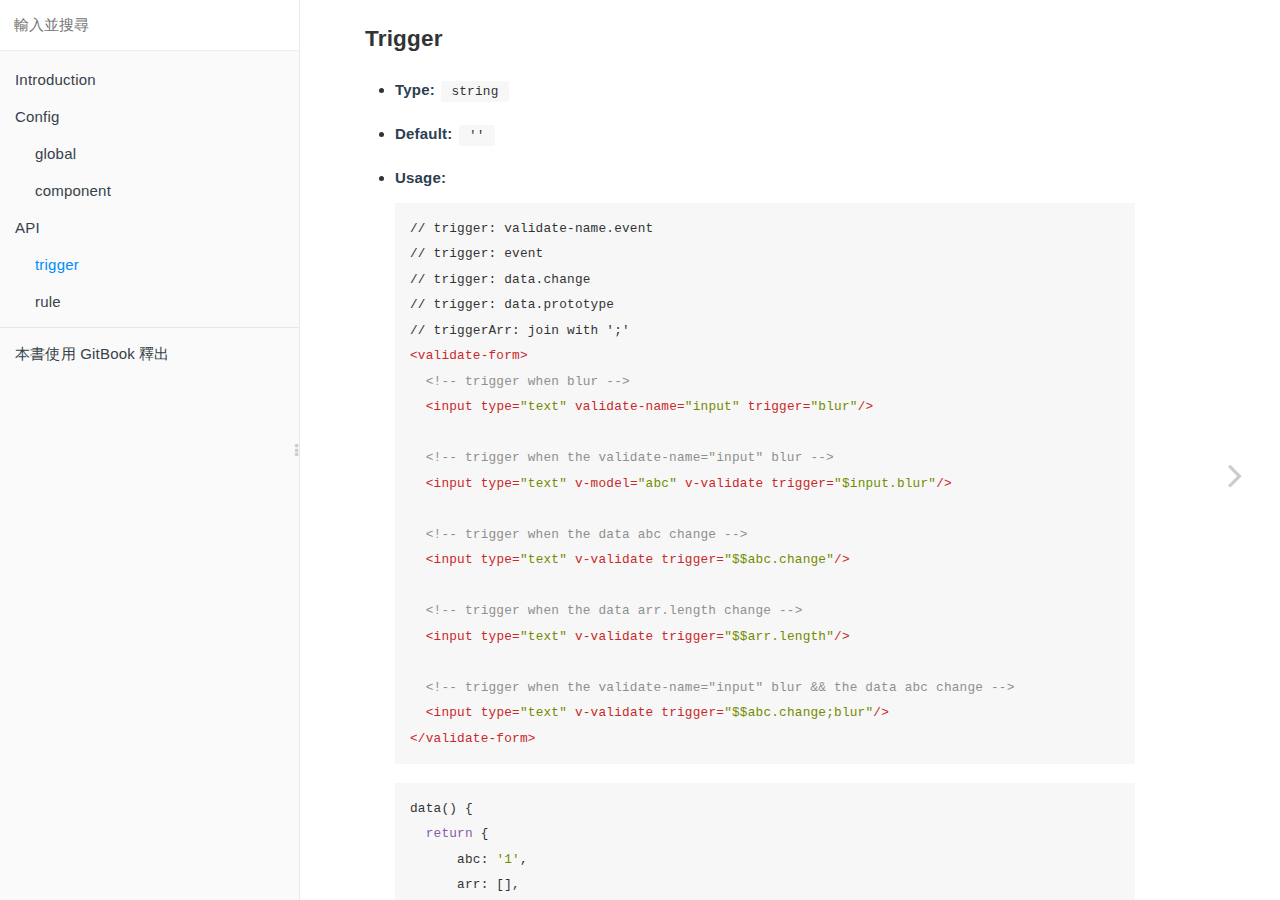
<file: vue-validator-help-wiki/trigger.html>
<!DOCTYPE HTML>
<html lang="zh" >
    <head>
        <meta charset="UTF-8">
        <meta content="text/html; charset=utf-8" http-equiv="Content-Type">
        <title>trigger · vue-validator-help</title>
        <meta http-equiv="X-UA-Compatible" content="IE=edge" />
        <meta name="description" content="">
        <meta name="generator" content="GitBook 3.2.2">
        
        
        
    
    <link rel="stylesheet" href="gitbook/style.css">

    
            
                
                <link rel="stylesheet" href="gitbook/gitbook-plugin-anchors/plugin.css">
                
            
                
                <link rel="stylesheet" href="gitbook/gitbook-plugin-codetabs/codetabs.css">
                
            
                
                <link rel="stylesheet" href="gitbook/gitbook-plugin-splitter/splitter.css">
                
            
                
                <link rel="stylesheet" href="gitbook/gitbook-plugin-highlight/website.css">
                
            
                
                <link rel="stylesheet" href="gitbook/gitbook-plugin-search/search.css">
                
            
        

    

    
        
        <link rel="stylesheet" href="css/basic.css">
        
    

        
    
    
    <meta name="HandheldFriendly" content="true"/>
    <meta name="viewport" content="width=device-width, initial-scale=1, user-scalable=no">
    <meta name="apple-mobile-web-app-capable" content="yes">
    <meta name="apple-mobile-web-app-status-bar-style" content="black">
    <link rel="apple-touch-icon-precomposed" sizes="152x152" href="gitbook/images/apple-touch-icon-precomposed-152.png">
    <link rel="shortcut icon" href="gitbook/images/favicon.ico" type="image/x-icon">

    
    <link rel="next" href="rule.html" />
    
    

    </head>
    <body>
        
<div class="book">
    <div class="book-summary">
        
            
<div id="book-search-input" role="search">
    <input type="text" placeholder="輸入並搜尋" />
</div>

            
                <nav role="navigation">
                


<ul class="summary">
    
    

    

    
        
        
    
        <li class="chapter " data-level="1.1" data-path="./">
            
                <a href="./">
            
                    
                    Introduction
            
                </a>
            

            
        </li>
    
        <li class="chapter " data-level="1.2" >
            
                <span>
            
                    
                    Config
            
                </span>
            

            
            <ul class="articles">
                
    
        <li class="chapter " data-level="1.2.1" data-path="config.html">
            
                <a href="config.html">
            
                    
                    global
            
                </a>
            

            
        </li>
    
        <li class="chapter " data-level="1.2.2" data-path="component.html">
            
                <a href="component.html">
            
                    
                    component
            
                </a>
            

            
        </li>
    

            </ul>
            
        </li>
    
        <li class="chapter " data-level="1.3" >
            
                <span>
            
                    
                    API
            
                </span>
            

            
            <ul class="articles">
                
    
        <li class="chapter active" data-level="1.3.1" data-path="trigger.html">
            
                <a href="trigger.html">
            
                    
                    trigger
            
                </a>
            

            
        </li>
    
        <li class="chapter " data-level="1.3.2" data-path="rule.html">
            
                <a href="rule.html">
            
                    
                    rule
            
                </a>
            

            
        </li>
    

            </ul>
            
        </li>
    

    

    <li class="divider"></li>

    <li>
        <a href="https://www.gitbook.com" target="blank" class="gitbook-link">
            本書使用 GitBook 釋出
        </a>
    </li>
</ul>


                </nav>
            
        
    </div>

    <div class="book-body">
        
            <div class="body-inner">
                
                    

<div class="book-header" role="navigation">
    

    <!-- Title -->
    <h1>
        <i class="fa fa-circle-o-notch fa-spin"></i>
        <a href="." >trigger</a>
    </h1>
</div>




                    <div class="page-wrapper" tabindex="-1" role="main">
                        <div class="page-inner">
                            
<div id="book-search-results">
    <div class="search-noresults">
    
                                <section class="normal markdown-section">
                                
                                <h2 id="trigger"><a name="trigger" class="plugin-anchor" href="#trigger"><i class="fa fa-link" aria-hidden="true"></i></a>Trigger</h2>
<ul>
<li><strong>Type:</strong> <code>string</code></li>
<li><strong>Default:</strong> <code>&apos;&apos;</code></li>
<li><p><strong>Usage:</strong></p>
<pre><code class="lang-html">// trigger: validate-name.event
// trigger: event
// trigger: data.change
// trigger: data.prototype
// triggerArr: join with &apos;;&apos;
<span class="hljs-tag">&lt;<span class="hljs-name">validate-form</span>&gt;</span>
  <span class="hljs-comment">&lt;!-- trigger when blur --&gt;</span>
  <span class="hljs-tag">&lt;<span class="hljs-name">input</span> <span class="hljs-attr">type</span>=<span class="hljs-string">&quot;text&quot;</span> <span class="hljs-attr">validate-name</span>=<span class="hljs-string">&quot;input&quot;</span> <span class="hljs-attr">trigger</span>=<span class="hljs-string">&quot;blur&quot;</span>/&gt;</span>

  <span class="hljs-comment">&lt;!-- trigger when the validate-name=&quot;input&quot; blur --&gt;</span>
  <span class="hljs-tag">&lt;<span class="hljs-name">input</span> <span class="hljs-attr">type</span>=<span class="hljs-string">&quot;text&quot;</span> <span class="hljs-attr">v-model</span>=<span class="hljs-string">&quot;abc&quot;</span> <span class="hljs-attr">v-validate</span> <span class="hljs-attr">trigger</span>=<span class="hljs-string">&quot;$input.blur&quot;</span>/&gt;</span>

  <span class="hljs-comment">&lt;!-- trigger when the data abc change --&gt;</span>
  <span class="hljs-tag">&lt;<span class="hljs-name">input</span> <span class="hljs-attr">type</span>=<span class="hljs-string">&quot;text&quot;</span> <span class="hljs-attr">v-validate</span> <span class="hljs-attr">trigger</span>=<span class="hljs-string">&quot;$$abc.change&quot;</span>/&gt;</span>

  <span class="hljs-comment">&lt;!-- trigger when the data arr.length change --&gt;</span>
  <span class="hljs-tag">&lt;<span class="hljs-name">input</span> <span class="hljs-attr">type</span>=<span class="hljs-string">&quot;text&quot;</span> <span class="hljs-attr">v-validate</span> <span class="hljs-attr">trigger</span>=<span class="hljs-string">&quot;$$arr.length&quot;</span>/&gt;</span>

  <span class="hljs-comment">&lt;!-- trigger when the validate-name=&quot;input&quot; blur &amp;&amp; the data abc change --&gt;</span>
  <span class="hljs-tag">&lt;<span class="hljs-name">input</span> <span class="hljs-attr">type</span>=<span class="hljs-string">&quot;text&quot;</span> <span class="hljs-attr">v-validate</span> <span class="hljs-attr">trigger</span>=<span class="hljs-string">&quot;$$abc.change;blur&quot;</span>/&gt;</span>
<span class="hljs-tag">&lt;/<span class="hljs-name">validate-form</span>&gt;</span>
</code></pre>
<pre><code class="lang-js">data() {
  <span class="hljs-keyword">return</span> {
      abc: <span class="hljs-string">&apos;1&apos;</span>,
      arr: [],
  };
};
</code></pre>
</li>
<li><p><strong>Detail:</strong></p>
<p>  <code>event: blur | focus | input | keyup | keydown | keycode(default code = 13 enter) | keycode=\d</code>
  <code>prototype: length</code></p>
<p>  dom must be input textarea or contenteditable=true.</p>
<p>  <code>event: change</code></p>
<p>  <strong>dom must has attribute with v-model.</strong></p>
<p>  <code>$validateName</code> begin with $ is a validate-name.
  <code>$$data</code> begin with $$ is a data.</p>
</li>
</ul>

                                
                                </section>
                            
    </div>
    <div class="search-results">
        <div class="has-results">
            
            <h1 class="search-results-title"><span class='search-results-count'></span> results matching "<span class='search-query'></span>"</h1>
            <ul class="search-results-list"></ul>
            
        </div>
        <div class="no-results">
            
            <h1 class="search-results-title">No results matching "<span class='search-query'></span>"</h1>
            
        </div>
    </div>
</div>

                        </div>
                    </div>
                
            </div>

            
                
                
                <a href="rule.html" class="navigation navigation-next navigation-unique" aria-label="Next page: rule">
                    <i class="fa fa-angle-right"></i>
                </a>
                
            
        
    </div>

    <script>
        var gitbook = gitbook || [];
        gitbook.push(function() {
            gitbook.page.hasChanged({"page":{"title":"trigger","level":"1.3.1","depth":2,"next":{"title":"rule","level":"1.3.2","depth":2,"path":"rule.md","ref":"rule.md","articles":[]},"previous":{"title":"API","level":"1.3","depth":1,"ref":"","articles":[{"title":"trigger","level":"1.3.1","depth":2,"path":"trigger.md","ref":"trigger.md","articles":[]},{"title":"rule","level":"1.3.2","depth":2,"path":"rule.md","ref":"rule.md","articles":[]}]},"dir":"ltr"},"config":{"plugins":["anchors","codetabs","-fontsettings","splitter","github"],"styles":{"website":"css/basic.css"},"pluginsConfig":{"github":{"url":"https://github.com/Luobata/vue-form-validator"},"splitter":{},"search":{},"codetabs":{},"lunr":{"maxIndexSize":1000000,"ignoreSpecialCharacters":false},"fontsettings":{"theme":"white","family":"sans","size":1},"highlight":{},"sharing":{"facebook":true,"twitter":true,"google":false,"weibo":false,"instapaper":false,"vk":false,"all":["facebook","google","twitter","weibo","instapaper"]},"theme-default":{"styles":{"website":"styles/website.css","pdf":"styles/pdf.css","epub":"styles/epub.css","mobi":"styles/mobi.css","ebook":"styles/ebook.css","print":"styles/print.css"},"showLevel":false},"anchors":{}},"theme":"default","pdf":{"pageNumbers":true,"fontSize":12,"fontFamily":"Arial","paperSize":"a4","chapterMark":"pagebreak","pageBreaksBefore":"/","margin":{"right":62,"left":62,"top":56,"bottom":56}},"structure":{"langs":"LANGS.md","readme":"README.md","glossary":"GLOSSARY.md","summary":"SUMMARY.md"},"variables":{},"title":"vue-validator-help","language":"zh","gitbook":"*","description":"vue-validator-help api doc"},"file":{"path":"trigger.md","mtime":"2017-12-11T04:35:54.000Z","type":"markdown"},"gitbook":{"version":"3.2.2","time":"2017-12-25T01:53:20.461Z"},"basePath":".","book":{"language":""}});
        });
    </script>
</div>

        
    <script src="gitbook/gitbook.js"></script>
    <script src="gitbook/theme.js"></script>
    
        
        <script src="gitbook/gitbook-plugin-codetabs/codetabs.js"></script>
        
    
        
        <script src="gitbook/gitbook-plugin-splitter/splitter.js"></script>
        
    
        
        <script src="gitbook/gitbook-plugin-github/plugin.js"></script>
        
    
        
        <script src="gitbook/gitbook-plugin-search/search-engine.js"></script>
        
    
        
        <script src="gitbook/gitbook-plugin-search/search.js"></script>
        
    
        
        <script src="gitbook/gitbook-plugin-lunr/lunr.min.js"></script>
        
    
        
        <script src="gitbook/gitbook-plugin-lunr/search-lunr.js"></script>
        
    
        
        <script src="gitbook/gitbook-plugin-sharing/buttons.js"></script>
        
    

    </body>
</html>
</file>
<file: lib-match-wiki/gitbook/gitbook-plugin-anchors/plugin.css>
a.plugin-anchor {
    color: inherit !important;
    display: none;
    margin-left: -30px;
    padding-left: 40px;
    cursor: pointer;
    position: absolute;
    top: 0;
    left: 0;
    bottom: 0;
}

a.plugin-anchor i {
    margin-left: -30px;
    font-size: 15px !important;
}

h1, h2, h3, h4, h5, h6 {
    position: relative;
}

h1:hover a.plugin-anchor, h2:hover a.plugin-anchor, h3:hover a.plugin-anchor,
h4:hover a.plugin-anchor, h5:hover a.plugin-anchor, h6:hover a.plugin-anchor {
    display: inline-block;
}

.book .book-body .page-wrapper .page-inner section.normal {
    overflow: visible;
}
</file>
<file: lib-match-wiki/gitbook/gitbook-plugin-codetabs/codetabs.css>
.codetabs {

}

.codetabs .codetabs-header .tab {
    display: inline-block;
    padding: 3px 6px;
    border-bottom: 2px solid transparent;
    cursor: pointer;
    opacity: 0.7;
}

.codetabs .codetabs-header .tab.active {
    border-bottom-color: #428bca;
    cursor: default;
    opacity: 1;
}

.codetabs .codetabs-body .tab {
    display: none;
}

.codetabs .codetabs-body .tab.active {
    display: block;
}
</file>
<file: lib-match-wiki/gitbook/gitbook-plugin-splitter/splitter.css>
.divider-content-summary {
    position: absolute;
    top: 0;
    right: 0;
    height: 100%;
    width: 5px;
	display: table;
	cursor: col-resize;
    color: #ccc;
    -webkit-transition: color 350ms ease;
    -moz-transition: color 350ms ease;
    -o-transition: color 350ms ease;
    transition: color 350ms ease
}
.divider-content-summary:hover {
    color: #444;
}
    .divider-content-summary__icon {
        display: table-cell;
        vertical-align: middle;
        text-align: center;
    }
</file>
<file: lib-match-wiki/gitbook/gitbook-plugin-highlight/website.css>
.book .book-body .page-wrapper .page-inner section.normal pre,
.book .book-body .page-wrapper .page-inner section.normal code {
  /* http://jmblog.github.com/color-themes-for-google-code-highlightjs */
  /* Tomorrow Comment */
  /* Tomorrow Red */
  /* Tomorrow Orange */
  /* Tomorrow Yellow */
  /* Tomorrow Green */
  /* Tomorrow Aqua */
  /* Tomorrow Blue */
  /* Tomorrow Purple */
}
.book .book-body .page-wrapper .page-inner section.normal pre .hljs-comment,
.book .book-body .page-wrapper .page-inner section.normal code .hljs-comment,
.book .book-body .page-wrapper .page-inner section.normal pre .hljs-title,
.book .book-body .page-wrapper .page-inner section.normal code .hljs-title {
  color: #8e908c;
}
.book .book-body .page-wrapper .page-inner section.normal pre .hljs-variable,
.book .book-body .page-wrapper .page-inner section.normal code .hljs-variable,
.book .book-body .page-wrapper .page-inner section.normal pre .hljs-attribute,
.book .book-body .page-wrapper .page-inner section.normal code .hljs-attribute,
.book .book-body .page-wrapper .page-inner section.normal pre .hljs-tag,
.book .book-body .page-wrapper .page-inner section.normal code .hljs-tag,
.book .book-body .page-wrapper .page-inner section.normal pre .hljs-regexp,
.book .book-body .page-wrapper .page-inner section.normal code .hljs-regexp,
.book .book-body .page-wrapper .page-inner section.normal pre .hljs-deletion,
.book .book-body .page-wrapper .page-inner section.normal code .hljs-deletion,
.book .book-body .page-wrapper .page-inner section.normal pre .ruby .hljs-constant,
.book .book-body .page-wrapper .page-inner section.normal code .ruby .hljs-constant,
.book .book-body .page-wrapper .page-inner section.normal pre .xml .hljs-tag .hljs-title,
.book .book-body .page-wrapper .page-inner section.normal code .xml .hljs-tag .hljs-title,
.book .book-body .page-wrapper .page-inner section.normal pre .xml .hljs-pi,
.book .book-body .page-wrapper .page-inner section.normal code .xml .hljs-pi,
.book .book-body .page-wrapper .page-inner section.normal pre .xml .hljs-doctype,
.book .book-body .page-wrapper .page-inner section.normal code .xml .hljs-doctype,
.book .book-body .page-wrapper .page-inner section.normal pre .html .hljs-doctype,
.book .book-body .page-wrapper .page-inner section.normal code .html .hljs-doctype,
.book .book-body .page-wrapper .page-inner section.normal pre .css .hljs-id,
.book .book-body .page-wrapper .page-inner section.normal code .css .hljs-id,
.book .book-body .page-wrapper .page-inner section.normal pre .css .hljs-class,
.book .book-body .page-wrapper .page-inner section.normal code .css .hljs-class,
.book .book-body .page-wrapper .page-inner section.normal pre .css .hljs-pseudo,
.book .book-body .page-wrapper .page-inner section.normal code .css .hljs-pseudo {
  color: #c82829;
}
.book .book-body .page-wrapper .page-inner section.normal pre .hljs-number,
.book .book-body .page-wrapper .page-inner section.normal code .hljs-number,
.book .book-body .page-wrapper .page-inner section.normal pre .hljs-preprocessor,
.book .book-body .page-wrapper .page-inner section.normal code .hljs-preprocessor,
.book .book-body .page-wrapper .page-inner section.normal pre .hljs-pragma,
.book .book-body .page-wrapper .page-inner section.normal code .hljs-pragma,
.book .book-body .page-wrapper .page-inner section.normal pre .hljs-built_in,
.book .book-body .page-wrapper .page-inner section.normal code .hljs-built_in,
.book .book-body .page-wrapper .page-inner section.normal pre .hljs-literal,
.book .book-body .page-wrapper .page-inner section.normal code .hljs-literal,
.book .book-body .page-wrapper .page-inner section.normal pre .hljs-params,
.book .book-body .page-wrapper .page-inner section.normal code .hljs-params,
.book .book-body .page-wrapper .page-inner section.normal pre .hljs-constant,
.book .book-body .page-wrapper .page-inner section.normal code .hljs-constant {
  color: #f5871f;
}
.book .book-body .page-wrapper .page-inner section.normal pre .ruby .hljs-class .hljs-title,
.book .book-body .page-wrapper .page-inner section.normal code .ruby .hljs-class .hljs-title,
.book .book-body .page-wrapper .page-inner section.normal pre .css .hljs-rules .hljs-attribute,
.book .book-body .page-wrapper .page-inner section.normal code .css .hljs-rules .hljs-attribute {
  color: #eab700;
}
.book .book-body .page-wrapper .page-inner section.normal pre .hljs-string,
.book .book-body .page-wrapper .page-inner section.normal code .hljs-string,
.book .book-body .page-wrapper .page-inner section.normal pre .hljs-value,
.book .book-body .page-wrapper .page-inner section.normal code .hljs-value,
.book .book-body .page-wrapper .page-inner section.normal pre .hljs-inheritance,
.book .book-body .page-wrapper .page-inner section.normal code .hljs-inheritance,
.book .book-body .page-wrapper .page-inner section.normal pre .hljs-header,
.book .book-body .page-wrapper .page-inner section.normal code .hljs-header,
.book .book-body .page-wrapper .page-inner section.normal pre .hljs-addition,
.book .book-body .page-wrapper .page-inner section.normal code .hljs-addition,
.book .book-body .page-wrapper .page-inner section.normal pre .ruby .hljs-symbol,
.book .book-body .page-wrapper .page-inner section.normal code .ruby .hljs-symbol,
.book .book-body .page-wrapper .page-inner section.normal pre .xml .hljs-cdata,
.book .book-body .page-wrapper .page-inner section.normal code .xml .hljs-cdata {
  color: #718c00;
}
.book .book-body .page-wrapper .page-inner section.normal pre .css .hljs-hexcolor,
.book .book-body .page-wrapper .page-inner section.normal code .css .hljs-hexcolor {
  color: #3e999f;
}
.book .book-body .page-wrapper .page-inner section.normal pre .hljs-function,
.book .book-body .page-wrapper .page-inner section.normal code .hljs-function,
.book .book-body .page-wrapper .page-inner section.normal pre .python .hljs-decorator,
.book .book-body .page-wrapper .page-inner section.normal code .python .hljs-decorator,
.book .book-body .page-wrapper .page-inner section.normal pre .python .hljs-title,
.book .book-body .page-wrapper .page-inner section.normal code .python .hljs-title,
.book .book-body .page-wrapper .page-inner section.normal pre .ruby .hljs-function .hljs-title,
.book .book-body .page-wrapper .page-inner section.normal code .ruby .hljs-function .hljs-title,
.book .book-body .page-wrapper .page-inner section.normal pre .ruby .hljs-title .hljs-keyword,
.book .book-body .page-wrapper .page-inner section.normal code .ruby .hljs-title .hljs-keyword,
.book .book-body .page-wrapper .page-inner section.normal pre .perl .hljs-sub,
.book .book-body .page-wrapper .page-inner section.normal code .perl .hljs-sub,
.book .book-body .page-wrapper .page-inner section.normal pre .javascript .hljs-title,
.book .book-body .page-wrapper .page-inner section.normal code .javascript .hljs-title,
.book .book-body .page-wrapper .page-inner section.normal pre .coffeescript .hljs-title,
.book .book-body .page-wrapper .page-inner section.normal code .coffeescript .hljs-title {
  color: #4271ae;
}
.book .book-body .page-wrapper .page-inner section.normal pre .hljs-keyword,
.book .book-body .page-wrapper .page-inner section.normal code .hljs-keyword,
.book .book-body .page-wrapper .page-inner section.normal pre .javascript .hljs-function,
.book .book-body .page-wrapper .page-inner section.normal code .javascript .hljs-function {
  color: #8959a8;
}
.book .book-body .page-wrapper .page-inner section.normal pre .hljs,
.book .book-body .page-wrapper .page-inner section.normal code .hljs {
  display: block;
  background: white;
  color: #4d4d4c;
  padding: 0.5em;
}
.book .book-body .page-wrapper .page-inner section.normal pre .coffeescript .javascript,
.book .book-body .page-wrapper .page-inner section.normal code .coffeescript .javascript,
.book .book-body .page-wrapper .page-inner section.normal pre .javascript .xml,
.book .book-body .page-wrapper .page-inner section.normal code .javascript .xml,
.book .book-body .page-wrapper .page-inner section.normal pre .tex .hljs-formula,
.book .book-body .page-wrapper .page-inner section.normal code .tex .hljs-formula,
.book .book-body .page-wrapper .page-inner section.normal pre .xml .javascript,
.book .book-body .page-wrapper .page-inner section.normal code .xml .javascript,
.book .book-body .page-wrapper .page-inner section.normal pre .xml .vbscript,
.book .book-body .page-wrapper .page-inner section.normal code .xml .vbscript,
.book .book-body .page-wrapper .page-inner section.normal pre .xml .css,
.book .book-body .page-wrapper .page-inner section.normal code .xml .css,
.book .book-body .page-wrapper .page-inner section.normal pre .xml .hljs-cdata,
.book .book-body .page-wrapper .page-inner section.normal code .xml .hljs-cdata {
  opacity: 0.5;
}
.book.color-theme-1 .book-body .page-wrapper .page-inner section.normal pre,
.book.color-theme-1 .book-body .page-wrapper .page-inner section.normal code {
  /*

Orginal Style from ethanschoonover.com/solarized (c) Jeremy Hull <sourdrums@gmail.com>

*/
  /* Solarized Green */
  /* Solarized Cyan */
  /* Solarized Blue */
  /* Solarized Yellow */
  /* Solarized Orange */
  /* Solarized Red */
  /* Solarized Violet */
}
.book.color-theme-1 .book-body .page-wrapper .page-inner section.normal pre .hljs,
.book.color-theme-1 .book-body .page-wrapper .page-inner section.normal code .hljs {
  display: block;
  padding: 0.5em;
  background: #fdf6e3;
  color: #657b83;
}
.book.color-theme-1 .book-body .page-wrapper .page-inner section.normal pre .hljs-comment,
.book.color-theme-1 .book-body .page-wrapper .page-inner section.normal code .hljs-comment,
.book.color-theme-1 .book-body .page-wrapper .page-inner section.normal pre .hljs-template_comment,
.book.color-theme-1 .book-body .page-wrapper .page-inner section.normal code .hljs-template_comment,
.book.color-theme-1 .book-body .page-wrapper .page-inner section.normal pre .diff .hljs-header,
.book.color-theme-1 .book-body .page-wrapper .page-inner section.normal code .diff .hljs-header,
.book.color-theme-1 .book-body .page-wrapper .page-inner section.normal pre .hljs-doctype,
.book.color-theme-1 .book-body .page-wrapper .page-inner section.normal code .hljs-doctype,
.book.color-theme-1 .book-body .page-wrapper .page-inner section.normal pre .hljs-pi,
.book.color-theme-1 .book-body .page-wrapper .page-inner section.normal code .hljs-pi,
.book.color-theme-1 .book-body .page-wrapper .page-inner section.normal pre .lisp .hljs-string,
.book.color-theme-1 .book-body .page-wrapper .page-inner section.normal code .lisp .hljs-string,
.book.color-theme-1 .book-body .page-wrapper .page-inner section.normal pre .hljs-javadoc,
.book.color-theme-1 .book-body .page-wrapper .page-inner section.normal code .hljs-javadoc {
  color: #93a1a1;
}
.book.color-theme-1 .book-body .page-wrapper .page-inner section.normal pre .hljs-keyword,
.book.color-theme-1 .book-body .page-wrapper .page-inner section.normal code .hljs-keyword,
.book.color-theme-1 .book-body .page-wrapper .page-inner section.normal pre .hljs-winutils,
.book.color-theme-1 .book-body .page-wrapper .page-inner section.normal code .hljs-winutils,
.book.color-theme-1 .book-body .page-wrapper .page-inner section.normal pre .method,
.book.color-theme-1 .book-body .page-wrapper .page-inner section.normal code .method,
.book.color-theme-1 .book-body .page-wrapper .page-inner section.normal pre .hljs-addition,
.book.color-theme-1 .book-body .page-wrapper .page-inner section.normal code .hljs-addition,
.book.color-theme-1 .book-body .page-wrapper .page-inner section.normal pre .css .hljs-tag,
.book.color-theme-1 .book-body .page-wrapper .page-inner section.normal code .css .hljs-tag,
.book.color-theme-1 .book-body .page-wrapper .page-inner section.normal pre .hljs-request,
.book.color-theme-1 .book-body .page-wrapper .page-inner section.normal code .hljs-request,
.book.color-theme-1 .book-body .page-wrapper .page-inner section.normal pre .hljs-status,
.book.color-theme-1 .book-body .page-wrapper .page-inner section.normal code .hljs-status,
.book.color-theme-1 .book-body .page-wrapper .page-inner section.normal pre .nginx .hljs-title,
.book.color-theme-1 .book-body .page-wrapper .page-inner section.normal code .nginx .hljs-title {
  color: #859900;
}
.book.color-theme-1 .book-body .page-wrapper .page-inner section.normal pre .hljs-number,
.book.color-theme-1 .book-body .page-wrapper .page-inner section.normal code .hljs-number,
.book.color-theme-1 .book-body .page-wrapper .page-inner section.normal pre .hljs-command,
.book.color-theme-1 .book-body .page-wrapper .page-inner section.normal code .hljs-command,
.book.color-theme-1 .book-body .page-wrapper .page-inner section.normal pre .hljs-string,
.book.color-theme-1 .book-body .page-wrapper .page-inner section.normal code .hljs-string,
.book.color-theme-1 .book-body .page-wrapper .page-inner section.normal pre .hljs-tag .hljs-value,
.book.color-theme-1 .book-body .page-wrapper .page-inner section.normal code .hljs-tag .hljs-value,
.book.color-theme-1 .book-body .page-wrapper .page-inner section.normal pre .hljs-rules .hljs-value,
.book.color-theme-1 .book-body .page-wrapper .page-inner section.normal code .hljs-rules .hljs-value,
.book.color-theme-1 .book-body .page-wrapper .page-inner section.normal pre .hljs-phpdoc,
.book.color-theme-1 .book-body .page-wrapper .page-inner section.normal code .hljs-phpdoc,
.book.color-theme-1 .book-body .page-wrapper .page-inner section.normal pre .tex .hljs-formula,
.book.color-theme-1 .book-body .page-wrapper .page-inner section.normal code .tex .hljs-formula,
.book.color-theme-1 .book-body .page-wrapper .page-inner section.normal pre .hljs-regexp,
.book.color-theme-1 .book-body .page-wrapper .page-inner section.normal code .hljs-regexp,
.book.color-theme-1 .book-body .page-wrapper .page-inner section.normal pre .hljs-hexcolor,
.book.color-theme-1 .book-body .page-wrapper .page-inner section.normal code .hljs-hexcolor,
.book.color-theme-1 .book-body .page-wrapper .page-inner section.normal pre .hljs-link_url,
.book.color-theme-1 .book-body .page-wrapper .page-inner section.normal code .hljs-link_url {
  color: #2aa198;
}
.book.color-theme-1 .book-body .page-wrapper .page-inner section.normal pre .hljs-title,
.book.color-theme-1 .book-body .page-wrapper .page-inner section.normal code .hljs-title,
.book.color-theme-1 .book-body .page-wrapper .page-inner section.normal pre .hljs-localvars,
.book.color-theme-1 .book-body .page-wrapper .page-inner section.normal code .hljs-localvars,
.book.color-theme-1 .book-body .page-wrapper .page-inner section.normal pre .hljs-chunk,
.book.color-theme-1 .book-body .page-wrapper .page-inner section.normal code .hljs-chunk,
.book.color-theme-1 .book-body .page-wrapper .page-inner section.normal pre .hljs-decorator,
.book.color-theme-1 .book-body .page-wrapper .page-inner section.normal code .hljs-decorator,
.book.color-theme-1 .book-body .page-wrapper .page-inner section.normal pre .hljs-built_in,
.book.color-theme-1 .book-body .page-wrapper .page-inner section.normal code .hljs-built_in,
.book.color-theme-1 .book-body .page-wrapper .page-inner section.normal pre .hljs-identifier,
.book.color-theme-1 .book-body .page-wrapper .page-inner section.normal code .hljs-identifier,
.book.color-theme-1 .book-body .page-wrapper .page-inner section.normal pre .vhdl .hljs-literal,
.book.color-theme-1 .book-body .page-wrapper .page-inner section.normal code .vhdl .hljs-literal,
.book.color-theme-1 .book-body .page-wrapper .page-inner section.normal pre .hljs-id,
.book.color-theme-1 .book-body .page-wrapper .page-inner section.normal code .hljs-id,
.book.color-theme-1 .book-body .page-wrapper .page-inner section.normal pre .css .hljs-function,
.book.color-theme-1 .book-body .page-wrapper .page-inner section.normal code .css .hljs-function {
  color: #268bd2;
}
.book.color-theme-1 .book-body .page-wrapper .page-inner section.normal pre .hljs-attribute,
.book.color-theme-1 .book-body .page-wrapper .page-inner section.normal code .hljs-attribute,
.book.color-theme-1 .book-body .page-wrapper .page-inner section.normal pre .hljs-variable,
.book.color-theme-1 .book-body .page-wrapper .page-inner section.normal code .hljs-variable,
.book.color-theme-1 .book-body .page-wrapper .page-inner section.normal pre .lisp .hljs-body,
.book.color-theme-1 .book-body .page-wrapper .page-inner section.normal code .lisp .hljs-body,
.book.color-theme-1 .book-body .page-wrapper .page-inner section.normal pre .smalltalk .hljs-number,
.book.color-theme-1 .book-body .page-wrapper .page-inner section.normal code .smalltalk .hljs-number,
.book.color-theme-1 .book-body .page-wrapper .page-inner section.normal pre .hljs-constant,
.book.color-theme-1 .book-body .page-wrapper .page-inner section.normal code .hljs-constant,
.book.color-theme-1 .book-body .page-wrapper .page-inner section.normal pre .hljs-class .hljs-title,
.book.color-theme-1 .book-body .page-wrapper .page-inner section.normal code .hljs-class .hljs-title,
.book.color-theme-1 .book-body .page-wrapper .page-inner section.normal pre .hljs-parent,
.book.color-theme-1 .book-body .page-wrapper .page-inner section.normal code .hljs-parent,
.book.color-theme-1 .book-body .page-wrapper .page-inner section.normal pre .haskell .hljs-type,
.book.color-theme-1 .book-body .page-wrapper .page-inner section.normal code .haskell .hljs-type,
.book.color-theme-1 .book-body .page-wrapper .page-inner section.normal pre .hljs-link_reference,
.book.color-theme-1 .book-body .page-wrapper .page-inner section.normal code .hljs-link_reference {
  color: #b58900;
}
.book.color-theme-1 .book-body .page-wrapper .page-inner section.normal pre .hljs-preprocessor,
.book.color-theme-1 .book-body .page-wrapper .page-inner section.normal code .hljs-preprocessor,
.book.color-theme-1 .book-body .page-wrapper .page-inner section.normal pre .hljs-preprocessor .hljs-keyword,
.book.color-theme-1 .book-body .page-wrapper .page-inner section.normal code .hljs-preprocessor .hljs-keyword,
.book.color-theme-1 .book-body .page-wrapper .page-inner section.normal pre .hljs-pragma,
.book.color-theme-1 .book-body .page-wrapper .page-inner section.normal code .hljs-pragma,
.book.color-theme-1 .book-body .page-wrapper .page-inner section.normal pre .hljs-shebang,
.book.color-theme-1 .book-body .page-wrapper .page-inner section.normal code .hljs-shebang,
.book.color-theme-1 .book-body .page-wrapper .page-inner section.normal pre .hljs-symbol,
.book.color-theme-1 .book-body .page-wrapper .page-inner section.normal code .hljs-symbol,
.book.color-theme-1 .book-body .page-wrapper .page-inner section.normal pre .hljs-symbol .hljs-string,
.book.color-theme-1 .book-body .page-wrapper .page-inner section.normal code .hljs-symbol .hljs-string,
.book.color-theme-1 .book-body .page-wrapper .page-inner section.normal pre .diff .hljs-change,
.book.color-theme-1 .book-body .page-wrapper .page-inner section.normal code .diff .hljs-change,
.book.color-theme-1 .book-body .page-wrapper .page-inner section.normal pre .hljs-special,
.book.color-theme-1 .book-body .page-wrapper .page-inner section.normal code .hljs-special,
.book.color-theme-1 .book-body .page-wrapper .page-inner section.normal pre .hljs-attr_selector,
.book.color-theme-1 .book-body .page-wrapper .page-inner section.normal code .hljs-attr_selector,
.book.color-theme-1 .book-body .page-wrapper .page-inner section.normal pre .hljs-subst,
.book.color-theme-1 .book-body .page-wrapper .page-inner section.normal code .hljs-subst,
.book.color-theme-1 .book-body .page-wrapper .page-inner section.normal pre .hljs-cdata,
.book.color-theme-1 .book-body .page-wrapper .page-inner section.normal code .hljs-cdata,
.book.color-theme-1 .book-body .page-wrapper .page-inner section.normal pre .clojure .hljs-title,
.book.color-theme-1 .book-body .page-wrapper .page-inner section.normal code .clojure .hljs-title,
.book.color-theme-1 .book-body .page-wrapper .page-inner section.normal pre .css .hljs-pseudo,
.book.color-theme-1 .book-body .page-wrapper .page-inner section.normal code .css .hljs-pseudo,
.book.color-theme-1 .book-body .page-wrapper .page-inner section.normal pre .hljs-header,
.book.color-theme-1 .book-body .page-wrapper .page-inner section.normal code .hljs-header {
  color: #cb4b16;
}
.book.color-theme-1 .book-body .page-wrapper .page-inner section.normal pre .hljs-deletion,
.book.color-theme-1 .book-body .page-wrapper .page-inner section.normal code .hljs-deletion,
.book.color-theme-1 .book-body .page-wrapper .page-inner section.normal pre .hljs-important,
.book.color-theme-1 .book-body .page-wrapper .page-inner section.normal code .hljs-important {
  color: #dc322f;
}
.book.color-theme-1 .book-body .page-wrapper .page-inner section.normal pre .hljs-link_label,
.book.color-theme-1 .book-body .page-wrapper .page-inner section.normal code .hljs-link_label {
  color: #6c71c4;
}
.book.color-theme-1 .book-body .page-wrapper .page-inner section.normal pre .tex .hljs-formula,
.book.color-theme-1 .book-body .page-wrapper .page-inner section.normal code .tex .hljs-formula {
  background: #eee8d5;
}
.book.color-theme-2 .book-body .page-wrapper .page-inner section.normal pre,
.book.color-theme-2 .book-body .page-wrapper .page-inner section.normal code {
  /* Tomorrow Night Bright Theme */
  /* Original theme - https://github.com/chriskempson/tomorrow-theme */
  /* http://jmblog.github.com/color-themes-for-google-code-highlightjs */
  /* Tomorrow Comment */
  /* Tomorrow Red */
  /* Tomorrow Orange */
  /* Tomorrow Yellow */
  /* Tomorrow Green */
  /* Tomorrow Aqua */
  /* Tomorrow Blue */
  /* Tomorrow Purple */
}
.book.color-theme-2 .book-body .page-wrapper .page-inner section.normal pre .hljs-comment,
.book.color-theme-2 .book-body .page-wrapper .page-inner section.normal code .hljs-comment,
.book.color-theme-2 .book-body .page-wrapper .page-inner section.normal pre .hljs-title,
.book.color-theme-2 .book-body .page-wrapper .page-inner section.normal code .hljs-title {
  color: #969896;
}
.book.color-theme-2 .book-body .page-wrapper .page-inner section.normal pre .hljs-variable,
.book.color-theme-2 .book-body .page-wrapper .page-inner section.normal code .hljs-variable,
.book.color-theme-2 .book-body .page-wrapper .page-inner section.normal pre .hljs-attribute,
.book.color-theme-2 .book-body .page-wrapper .page-inner section.normal code .hljs-attribute,
.book.color-theme-2 .book-body .page-wrapper .page-inner section.normal pre .hljs-tag,
.book.color-theme-2 .book-body .page-wrapper .page-inner section.normal code .hljs-tag,
.book.color-theme-2 .book-body .page-wrapper .page-inner section.normal pre .hljs-regexp,
.book.color-theme-2 .book-body .page-wrapper .page-inner section.normal code .hljs-regexp,
.book.color-theme-2 .book-body .page-wrapper .page-inner section.normal pre .hljs-deletion,
.book.color-theme-2 .book-body .page-wrapper .page-inner section.normal code .hljs-deletion,
.book.color-theme-2 .book-body .page-wrapper .page-inner section.normal pre .ruby .hljs-constant,
.book.color-theme-2 .book-body .page-wrapper .page-inner section.normal code .ruby .hljs-constant,
.book.color-theme-2 .book-body .page-wrapper .page-inner section.normal pre .xml .hljs-tag .hljs-title,
.book.color-theme-2 .book-body .page-wrapper .page-inner section.normal code .xml .hljs-tag .hljs-title,
.book.color-theme-2 .book-body .page-wrapper .page-inner section.normal pre .xml .hljs-pi,
.book.color-theme-2 .book-body .page-wrapper .page-inner section.normal code .xml .hljs-pi,
.book.color-theme-2 .book-body .page-wrapper .page-inner section.normal pre .xml .hljs-doctype,
.book.color-theme-2 .book-body .page-wrapper .page-inner section.normal code .xml .hljs-doctype,
.book.color-theme-2 .book-body .page-wrapper .page-inner section.normal pre .html .hljs-doctype,
.book.color-theme-2 .book-body .page-wrapper .page-inner section.normal code .html .hljs-doctype,
.book.color-theme-2 .book-body .page-wrapper .page-inner section.normal pre .css .hljs-id,
.book.color-theme-2 .book-body .page-wrapper .page-inner section.normal code .css .hljs-id,
.book.color-theme-2 .book-body .page-wrapper .page-inner section.normal pre .css .hljs-class,
.book.color-theme-2 .book-body .page-wrapper .page-inner section.normal code .css .hljs-class,
.book.color-theme-2 .book-body .page-wrapper .page-inner section.normal pre .css .hljs-pseudo,
.book.color-theme-2 .book-body .page-wrapper .page-inner section.normal code .css .hljs-pseudo {
  color: #d54e53;
}
.book.color-theme-2 .book-body .page-wrapper .page-inner section.normal pre .hljs-number,
.book.color-theme-2 .book-body .page-wrapper .page-inner section.normal code .hljs-number,
.book.color-theme-2 .book-body .page-wrapper .page-inner section.normal pre .hljs-preprocessor,
.book.color-theme-2 .book-body .page-wrapper .page-inner section.normal code .hljs-preprocessor,
.book.color-theme-2 .book-body .page-wrapper .page-inner section.normal pre .hljs-pragma,
.book.color-theme-2 .book-body .page-wrapper .page-inner section.normal code .hljs-pragma,
.book.color-theme-2 .book-body .page-wrapper .page-inner section.normal pre .hljs-built_in,
.book.color-theme-2 .book-body .page-wrapper .page-inner section.normal code .hljs-built_in,
.book.color-theme-2 .book-body .page-wrapper .page-inner section.normal pre .hljs-literal,
.book.color-theme-2 .book-body .page-wrapper .page-inner section.normal code .hljs-literal,
.book.color-theme-2 .book-body .page-wrapper .page-inner section.normal pre .hljs-params,
.book.color-theme-2 .book-body .page-wrapper .page-inner section.normal code .hljs-params,
.book.color-theme-2 .book-body .page-wrapper .page-inner section.normal pre .hljs-constant,
.book.color-theme-2 .book-body .page-wrapper .page-inner section.normal code .hljs-constant {
  color: #e78c45;
}
.book.color-theme-2 .book-body .page-wrapper .page-inner section.normal pre .ruby .hljs-class .hljs-title,
.book.color-theme-2 .book-body .page-wrapper .page-inner section.normal code .ruby .hljs-class .hljs-title,
.book.color-theme-2 .book-body .page-wrapper .page-inner section.normal pre .css .hljs-rules .hljs-attribute,
.book.color-theme-2 .book-body .page-wrapper .page-inner section.normal code .css .hljs-rules .hljs-attribute {
  color: #e7c547;
}
.book.color-theme-2 .book-body .page-wrapper .page-inner section.normal pre .hljs-string,
.book.color-theme-2 .book-body .page-wrapper .page-inner section.normal code .hljs-string,
.book.color-theme-2 .book-body .page-wrapper .page-inner section.normal pre .hljs-value,
.book.color-theme-2 .book-body .page-wrapper .page-inner section.normal code .hljs-value,
.book.color-theme-2 .book-body .page-wrapper .page-inner section.normal pre .hljs-inheritance,
.book.color-theme-2 .book-body .page-wrapper .page-inner section.normal code .hljs-inheritance,
.book.color-theme-2 .book-body .page-wrapper .page-inner section.normal pre .hljs-header,
.book.color-theme-2 .book-body .page-wrapper .page-inner section.normal code .hljs-header,
.book.color-theme-2 .book-body .page-wrapper .page-inner section.normal pre .hljs-addition,
.book.color-theme-2 .book-body .page-wrapper .page-inner section.normal code .hljs-addition,
.book.color-theme-2 .book-body .page-wrapper .page-inner section.normal pre .ruby .hljs-symbol,
.book.color-theme-2 .book-body .page-wrapper .page-inner section.normal code .ruby .hljs-symbol,
.book.color-theme-2 .book-body .page-wrapper .page-inner section.normal pre .xml .hljs-cdata,
.book.color-theme-2 .book-body .page-wrapper .page-inner section.normal code .xml .hljs-cdata {
  color: #b9ca4a;
}
.book.color-theme-2 .book-body .page-wrapper .page-inner section.normal pre .css .hljs-hexcolor,
.book.color-theme-2 .book-body .page-wrapper .page-inner section.normal code .css .hljs-hexcolor {
  color: #70c0b1;
}
.book.color-theme-2 .book-body .page-wrapper .page-inner section.normal pre .hljs-function,
.book.color-theme-2 .book-body .page-wrapper .page-inner section.normal code .hljs-function,
.book.color-theme-2 .book-body .page-wrapper .page-inner section.normal pre .python .hljs-decorator,
.book.color-theme-2 .book-body .page-wrapper .page-inner section.normal code .python .hljs-decorator,
.book.color-theme-2 .book-body .page-wrapper .page-inner section.normal pre .python .hljs-title,
.book.color-theme-2 .book-body .page-wrapper .page-inner section.normal code .python .hljs-title,
.book.color-theme-2 .book-body .page-wrapper .page-inner section.normal pre .ruby .hljs-function .hljs-title,
.book.color-theme-2 .book-body .page-wrapper .page-inner section.normal code .ruby .hljs-function .hljs-title,
.book.color-theme-2 .book-body .page-wrapper .page-inner section.normal pre .ruby .hljs-title .hljs-keyword,
.book.color-theme-2 .book-body .page-wrapper .page-inner section.normal code .ruby .hljs-title .hljs-keyword,
.book.color-theme-2 .book-body .page-wrapper .page-inner section.normal pre .perl .hljs-sub,
.book.color-theme-2 .book-body .page-wrapper .page-inner section.normal code .perl .hljs-sub,
.book.color-theme-2 .book-body .page-wrapper .page-inner section.normal pre .javascript .hljs-title,
.book.color-theme-2 .book-body .page-wrapper .page-inner section.normal code .javascript .hljs-title,
.book.color-theme-2 .book-body .page-wrapper .page-inner section.normal pre .coffeescript .hljs-title,
.book.color-theme-2 .book-body .page-wrapper .page-inner section.normal code .coffeescript .hljs-title {
  color: #7aa6da;
}
.book.color-theme-2 .book-body .page-wrapper .page-inner section.normal pre .hljs-keyword,
.book.color-theme-2 .book-body .page-wrapper .page-inner section.normal code .hljs-keyword,
.book.color-theme-2 .book-body .page-wrapper .page-inner section.normal pre .javascript .hljs-function,
.book.color-theme-2 .book-body .page-wrapper .page-inner section.normal code .javascript .hljs-function {
  color: #c397d8;
}
.book.color-theme-2 .book-body .page-wrapper .page-inner section.normal pre .hljs,
.book.color-theme-2 .book-body .page-wrapper .page-inner section.normal code .hljs {
  display: block;
  background: black;
  color: #eaeaea;
  padding: 0.5em;
}
.book.color-theme-2 .book-body .page-wrapper .page-inner section.normal pre .coffeescript .javascript,
.book.color-theme-2 .book-body .page-wrapper .page-inner section.normal code .coffeescript .javascript,
.book.color-theme-2 .book-body .page-wrapper .page-inner section.normal pre .javascript .xml,
.book.color-theme-2 .book-body .page-wrapper .page-inner section.normal code .javascript .xml,
.book.color-theme-2 .book-body .page-wrapper .page-inner section.normal pre .tex .hljs-formula,
.book.color-theme-2 .book-body .page-wrapper .page-inner section.normal code .tex .hljs-formula,
.book.color-theme-2 .book-body .page-wrapper .page-inner section.normal pre .xml .javascript,
.book.color-theme-2 .book-body .page-wrapper .page-inner section.normal code .xml .javascript,
.book.color-theme-2 .book-body .page-wrapper .page-inner section.normal pre .xml .vbscript,
.book.color-theme-2 .book-body .page-wrapper .page-inner section.normal code .xml .vbscript,
.book.color-theme-2 .book-body .page-wrapper .page-inner section.normal pre .xml .css,
.book.color-theme-2 .book-body .page-wrapper .page-inner section.normal code .xml .css,
.book.color-theme-2 .book-body .page-wrapper .page-inner section.normal pre .xml .hljs-cdata,
.book.color-theme-2 .book-body .page-wrapper .page-inner section.normal code .xml .hljs-cdata {
  opacity: 0.5;
}
</file>
<file: lib-match-wiki/gitbook/gitbook-plugin-search/search.css>
/*
    This CSS only styled the search results section, not the search input
    It defines the basic interraction to hide content when displaying results, etc
*/
#book-search-results .search-results {
  display: none;
}
#book-search-results .search-results ul.search-results-list {
  list-style-type: none;
  padding-left: 0;
}
#book-search-results .search-results ul.search-results-list li {
  margin-bottom: 1.5rem;
  padding-bottom: 0.5rem;
  /* Highlight results */
}
#book-search-results .search-results ul.search-results-list li p em {
  background-color: rgba(255, 220, 0, 0.4);
  font-style: normal;
}
#book-search-results .search-results .no-results {
  display: none;
}
#book-search-results.open .search-results {
  display: block;
}
#book-search-results.open .search-noresults {
  display: none;
}
#book-search-results.no-results .search-results .has-results {
  display: none;
}
#book-search-results.no-results .search-results .no-results {
  display: block;
}
</file>
<file: lib-match-wiki/css/basic.css>
body {
    font-family: "Source Sans Pro", "Helvetica Neue", Arial, sans-serif;
    font-size: 15px;
    -webkit-font-smoothing: antialiased;
    -moz-osx-font-smoothing: grayscale;
    color: #34495e;
}
.book.font-family-1 {
    font-family: "Source Sans Pro", "Helvetica Neue", Arial, sans-serif;
}
.markdown-section hr {
    height: 2px;
}
.markdown-section h2 {
    font-size: 1.5em;
}
.markdown-section h3 {
    font-size: 1.17em;
}
.markdown-section code {
    /*color: #e96900;*/
    padding: 3px 5px;
    margin: 0 2px;
    border-radius: 2px;
    white-space: nowrap;
}
.markdown-section li {
    margin: 1.2em 0;
}
.markdown-section b, .markdown-section strong {
    font-weight: 600;
    color: #2c3e50;
}
.page-inner {
    margin: 0 0 0 50px;
}
</file>
<file: vue-validator-help-wiki/gitbook/gitbook-plugin-anchors/plugin.css>
a.plugin-anchor {
    color: inherit !important;
    display: none;
    margin-left: -30px;
    padding-left: 40px;
    cursor: pointer;
    position: absolute;
    top: 0;
    left: 0;
    bottom: 0;
}

a.plugin-anchor i {
    margin-left: -30px;
    font-size: 15px !important;
}

h1, h2, h3, h4, h5, h6 {
    position: relative;
}

h1:hover a.plugin-anchor, h2:hover a.plugin-anchor, h3:hover a.plugin-anchor,
h4:hover a.plugin-anchor, h5:hover a.plugin-anchor, h6:hover a.plugin-anchor {
    display: inline-block;
}

.book .book-body .page-wrapper .page-inner section.normal {
    overflow: visible;
}
</file>
<file: vue-validator-help-wiki/gitbook/gitbook-plugin-codetabs/codetabs.css>
.codetabs {

}

.codetabs .codetabs-header .tab {
    display: inline-block;
    padding: 3px 6px;
    border-bottom: 2px solid transparent;
    cursor: pointer;
    opacity: 0.7;
}

.codetabs .codetabs-header .tab.active {
    border-bottom-color: #428bca;
    cursor: default;
    opacity: 1;
}

.codetabs .codetabs-body .tab {
    display: none;
}

.codetabs .codetabs-body .tab.active {
    display: block;
}
</file>
<file: vue-validator-help-wiki/gitbook/gitbook-plugin-splitter/splitter.css>
.divider-content-summary {
    position: absolute;
    top: 0;
    right: 0;
    height: 100%;
    width: 5px;
	display: table;
	cursor: col-resize;
    color: #ccc;
    -webkit-transition: color 350ms ease;
    -moz-transition: color 350ms ease;
    -o-transition: color 350ms ease;
    transition: color 350ms ease
}
.divider-content-summary:hover {
    color: #444;
}
    .divider-content-summary__icon {
        display: table-cell;
        vertical-align: middle;
        text-align: center;
    }
</file>
<file: vue-validator-help-wiki/gitbook/gitbook-plugin-highlight/website.css>
.book .book-body .page-wrapper .page-inner section.normal pre,
.book .book-body .page-wrapper .page-inner section.normal code {
  /* http://jmblog.github.com/color-themes-for-google-code-highlightjs */
  /* Tomorrow Comment */
  /* Tomorrow Red */
  /* Tomorrow Orange */
  /* Tomorrow Yellow */
  /* Tomorrow Green */
  /* Tomorrow Aqua */
  /* Tomorrow Blue */
  /* Tomorrow Purple */
}
.book .book-body .page-wrapper .page-inner section.normal pre .hljs-comment,
.book .book-body .page-wrapper .page-inner section.normal code .hljs-comment,
.book .book-body .page-wrapper .page-inner section.normal pre .hljs-title,
.book .book-body .page-wrapper .page-inner section.normal code .hljs-title {
  color: #8e908c;
}
.book .book-body .page-wrapper .page-inner section.normal pre .hljs-variable,
.book .book-body .page-wrapper .page-inner section.normal code .hljs-variable,
.book .book-body .page-wrapper .page-inner section.normal pre .hljs-attribute,
.book .book-body .page-wrapper .page-inner section.normal code .hljs-attribute,
.book .book-body .page-wrapper .page-inner section.normal pre .hljs-tag,
.book .book-body .page-wrapper .page-inner section.normal code .hljs-tag,
.book .book-body .page-wrapper .page-inner section.normal pre .hljs-regexp,
.book .book-body .page-wrapper .page-inner section.normal code .hljs-regexp,
.book .book-body .page-wrapper .page-inner section.normal pre .hljs-deletion,
.book .book-body .page-wrapper .page-inner section.normal code .hljs-deletion,
.book .book-body .page-wrapper .page-inner section.normal pre .ruby .hljs-constant,
.book .book-body .page-wrapper .page-inner section.normal code .ruby .hljs-constant,
.book .book-body .page-wrapper .page-inner section.normal pre .xml .hljs-tag .hljs-title,
.book .book-body .page-wrapper .page-inner section.normal code .xml .hljs-tag .hljs-title,
.book .book-body .page-wrapper .page-inner section.normal pre .xml .hljs-pi,
.book .book-body .page-wrapper .page-inner section.normal code .xml .hljs-pi,
.book .book-body .page-wrapper .page-inner section.normal pre .xml .hljs-doctype,
.book .book-body .page-wrapper .page-inner section.normal code .xml .hljs-doctype,
.book .book-body .page-wrapper .page-inner section.normal pre .html .hljs-doctype,
.book .book-body .page-wrapper .page-inner section.normal code .html .hljs-doctype,
.book .book-body .page-wrapper .page-inner section.normal pre .css .hljs-id,
.book .book-body .page-wrapper .page-inner section.normal code .css .hljs-id,
.book .book-body .page-wrapper .page-inner section.normal pre .css .hljs-class,
.book .book-body .page-wrapper .page-inner section.normal code .css .hljs-class,
.book .book-body .page-wrapper .page-inner section.normal pre .css .hljs-pseudo,
.book .book-body .page-wrapper .page-inner section.normal code .css .hljs-pseudo {
  color: #c82829;
}
.book .book-body .page-wrapper .page-inner section.normal pre .hljs-number,
.book .book-body .page-wrapper .page-inner section.normal code .hljs-number,
.book .book-body .page-wrapper .page-inner section.normal pre .hljs-preprocessor,
.book .book-body .page-wrapper .page-inner section.normal code .hljs-preprocessor,
.book .book-body .page-wrapper .page-inner section.normal pre .hljs-pragma,
.book .book-body .page-wrapper .page-inner section.normal code .hljs-pragma,
.book .book-body .page-wrapper .page-inner section.normal pre .hljs-built_in,
.book .book-body .page-wrapper .page-inner section.normal code .hljs-built_in,
.book .book-body .page-wrapper .page-inner section.normal pre .hljs-literal,
.book .book-body .page-wrapper .page-inner section.normal code .hljs-literal,
.book .book-body .page-wrapper .page-inner section.normal pre .hljs-params,
.book .book-body .page-wrapper .page-inner section.normal code .hljs-params,
.book .book-body .page-wrapper .page-inner section.normal pre .hljs-constant,
.book .book-body .page-wrapper .page-inner section.normal code .hljs-constant {
  color: #f5871f;
}
.book .book-body .page-wrapper .page-inner section.normal pre .ruby .hljs-class .hljs-title,
.book .book-body .page-wrapper .page-inner section.normal code .ruby .hljs-class .hljs-title,
.book .book-body .page-wrapper .page-inner section.normal pre .css .hljs-rules .hljs-attribute,
.book .book-body .page-wrapper .page-inner section.normal code .css .hljs-rules .hljs-attribute {
  color: #eab700;
}
.book .book-body .page-wrapper .page-inner section.normal pre .hljs-string,
.book .book-body .page-wrapper .page-inner section.normal code .hljs-string,
.book .book-body .page-wrapper .page-inner section.normal pre .hljs-value,
.book .book-body .page-wrapper .page-inner section.normal code .hljs-value,
.book .book-body .page-wrapper .page-inner section.normal pre .hljs-inheritance,
.book .book-body .page-wrapper .page-inner section.normal code .hljs-inheritance,
.book .book-body .page-wrapper .page-inner section.normal pre .hljs-header,
.book .book-body .page-wrapper .page-inner section.normal code .hljs-header,
.book .book-body .page-wrapper .page-inner section.normal pre .hljs-addition,
.book .book-body .page-wrapper .page-inner section.normal code .hljs-addition,
.book .book-body .page-wrapper .page-inner section.normal pre .ruby .hljs-symbol,
.book .book-body .page-wrapper .page-inner section.normal code .ruby .hljs-symbol,
.book .book-body .page-wrapper .page-inner section.normal pre .xml .hljs-cdata,
.book .book-body .page-wrapper .page-inner section.normal code .xml .hljs-cdata {
  color: #718c00;
}
.book .book-body .page-wrapper .page-inner section.normal pre .css .hljs-hexcolor,
.book .book-body .page-wrapper .page-inner section.normal code .css .hljs-hexcolor {
  color: #3e999f;
}
.book .book-body .page-wrapper .page-inner section.normal pre .hljs-function,
.book .book-body .page-wrapper .page-inner section.normal code .hljs-function,
.book .book-body .page-wrapper .page-inner section.normal pre .python .hljs-decorator,
.book .book-body .page-wrapper .page-inner section.normal code .python .hljs-decorator,
.book .book-body .page-wrapper .page-inner section.normal pre .python .hljs-title,
.book .book-body .page-wrapper .page-inner section.normal code .python .hljs-title,
.book .book-body .page-wrapper .page-inner section.normal pre .ruby .hljs-function .hljs-title,
.book .book-body .page-wrapper .page-inner section.normal code .ruby .hljs-function .hljs-title,
.book .book-body .page-wrapper .page-inner section.normal pre .ruby .hljs-title .hljs-keyword,
.book .book-body .page-wrapper .page-inner section.normal code .ruby .hljs-title .hljs-keyword,
.book .book-body .page-wrapper .page-inner section.normal pre .perl .hljs-sub,
.book .book-body .page-wrapper .page-inner section.normal code .perl .hljs-sub,
.book .book-body .page-wrapper .page-inner section.normal pre .javascript .hljs-title,
.book .book-body .page-wrapper .page-inner section.normal code .javascript .hljs-title,
.book .book-body .page-wrapper .page-inner section.normal pre .coffeescript .hljs-title,
.book .book-body .page-wrapper .page-inner section.normal code .coffeescript .hljs-title {
  color: #4271ae;
}
.book .book-body .page-wrapper .page-inner section.normal pre .hljs-keyword,
.book .book-body .page-wrapper .page-inner section.normal code .hljs-keyword,
.book .book-body .page-wrapper .page-inner section.normal pre .javascript .hljs-function,
.book .book-body .page-wrapper .page-inner section.normal code .javascript .hljs-function {
  color: #8959a8;
}
.book .book-body .page-wrapper .page-inner section.normal pre .hljs,
.book .book-body .page-wrapper .page-inner section.normal code .hljs {
  display: block;
  background: white;
  color: #4d4d4c;
  padding: 0.5em;
}
.book .book-body .page-wrapper .page-inner section.normal pre .coffeescript .javascript,
.book .book-body .page-wrapper .page-inner section.normal code .coffeescript .javascript,
.book .book-body .page-wrapper .page-inner section.normal pre .javascript .xml,
.book .book-body .page-wrapper .page-inner section.normal code .javascript .xml,
.book .book-body .page-wrapper .page-inner section.normal pre .tex .hljs-formula,
.book .book-body .page-wrapper .page-inner section.normal code .tex .hljs-formula,
.book .book-body .page-wrapper .page-inner section.normal pre .xml .javascript,
.book .book-body .page-wrapper .page-inner section.normal code .xml .javascript,
.book .book-body .page-wrapper .page-inner section.normal pre .xml .vbscript,
.book .book-body .page-wrapper .page-inner section.normal code .xml .vbscript,
.book .book-body .page-wrapper .page-inner section.normal pre .xml .css,
.book .book-body .page-wrapper .page-inner section.normal code .xml .css,
.book .book-body .page-wrapper .page-inner section.normal pre .xml .hljs-cdata,
.book .book-body .page-wrapper .page-inner section.normal code .xml .hljs-cdata {
  opacity: 0.5;
}
.book.color-theme-1 .book-body .page-wrapper .page-inner section.normal pre,
.book.color-theme-1 .book-body .page-wrapper .page-inner section.normal code {
  /*

Orginal Style from ethanschoonover.com/solarized (c) Jeremy Hull <sourdrums@gmail.com>

*/
  /* Solarized Green */
  /* Solarized Cyan */
  /* Solarized Blue */
  /* Solarized Yellow */
  /* Solarized Orange */
  /* Solarized Red */
  /* Solarized Violet */
}
.book.color-theme-1 .book-body .page-wrapper .page-inner section.normal pre .hljs,
.book.color-theme-1 .book-body .page-wrapper .page-inner section.normal code .hljs {
  display: block;
  padding: 0.5em;
  background: #fdf6e3;
  color: #657b83;
}
.book.color-theme-1 .book-body .page-wrapper .page-inner section.normal pre .hljs-comment,
.book.color-theme-1 .book-body .page-wrapper .page-inner section.normal code .hljs-comment,
.book.color-theme-1 .book-body .page-wrapper .page-inner section.normal pre .hljs-template_comment,
.book.color-theme-1 .book-body .page-wrapper .page-inner section.normal code .hljs-template_comment,
.book.color-theme-1 .book-body .page-wrapper .page-inner section.normal pre .diff .hljs-header,
.book.color-theme-1 .book-body .page-wrapper .page-inner section.normal code .diff .hljs-header,
.book.color-theme-1 .book-body .page-wrapper .page-inner section.normal pre .hljs-doctype,
.book.color-theme-1 .book-body .page-wrapper .page-inner section.normal code .hljs-doctype,
.book.color-theme-1 .book-body .page-wrapper .page-inner section.normal pre .hljs-pi,
.book.color-theme-1 .book-body .page-wrapper .page-inner section.normal code .hljs-pi,
.book.color-theme-1 .book-body .page-wrapper .page-inner section.normal pre .lisp .hljs-string,
.book.color-theme-1 .book-body .page-wrapper .page-inner section.normal code .lisp .hljs-string,
.book.color-theme-1 .book-body .page-wrapper .page-inner section.normal pre .hljs-javadoc,
.book.color-theme-1 .book-body .page-wrapper .page-inner section.normal code .hljs-javadoc {
  color: #93a1a1;
}
.book.color-theme-1 .book-body .page-wrapper .page-inner section.normal pre .hljs-keyword,
.book.color-theme-1 .book-body .page-wrapper .page-inner section.normal code .hljs-keyword,
.book.color-theme-1 .book-body .page-wrapper .page-inner section.normal pre .hljs-winutils,
.book.color-theme-1 .book-body .page-wrapper .page-inner section.normal code .hljs-winutils,
.book.color-theme-1 .book-body .page-wrapper .page-inner section.normal pre .method,
.book.color-theme-1 .book-body .page-wrapper .page-inner section.normal code .method,
.book.color-theme-1 .book-body .page-wrapper .page-inner section.normal pre .hljs-addition,
.book.color-theme-1 .book-body .page-wrapper .page-inner section.normal code .hljs-addition,
.book.color-theme-1 .book-body .page-wrapper .page-inner section.normal pre .css .hljs-tag,
.book.color-theme-1 .book-body .page-wrapper .page-inner section.normal code .css .hljs-tag,
.book.color-theme-1 .book-body .page-wrapper .page-inner section.normal pre .hljs-request,
.book.color-theme-1 .book-body .page-wrapper .page-inner section.normal code .hljs-request,
.book.color-theme-1 .book-body .page-wrapper .page-inner section.normal pre .hljs-status,
.book.color-theme-1 .book-body .page-wrapper .page-inner section.normal code .hljs-status,
.book.color-theme-1 .book-body .page-wrapper .page-inner section.normal pre .nginx .hljs-title,
.book.color-theme-1 .book-body .page-wrapper .page-inner section.normal code .nginx .hljs-title {
  color: #859900;
}
.book.color-theme-1 .book-body .page-wrapper .page-inner section.normal pre .hljs-number,
.book.color-theme-1 .book-body .page-wrapper .page-inner section.normal code .hljs-number,
.book.color-theme-1 .book-body .page-wrapper .page-inner section.normal pre .hljs-command,
.book.color-theme-1 .book-body .page-wrapper .page-inner section.normal code .hljs-command,
.book.color-theme-1 .book-body .page-wrapper .page-inner section.normal pre .hljs-string,
.book.color-theme-1 .book-body .page-wrapper .page-inner section.normal code .hljs-string,
.book.color-theme-1 .book-body .page-wrapper .page-inner section.normal pre .hljs-tag .hljs-value,
.book.color-theme-1 .book-body .page-wrapper .page-inner section.normal code .hljs-tag .hljs-value,
.book.color-theme-1 .book-body .page-wrapper .page-inner section.normal pre .hljs-rules .hljs-value,
.book.color-theme-1 .book-body .page-wrapper .page-inner section.normal code .hljs-rules .hljs-value,
.book.color-theme-1 .book-body .page-wrapper .page-inner section.normal pre .hljs-phpdoc,
.book.color-theme-1 .book-body .page-wrapper .page-inner section.normal code .hljs-phpdoc,
.book.color-theme-1 .book-body .page-wrapper .page-inner section.normal pre .tex .hljs-formula,
.book.color-theme-1 .book-body .page-wrapper .page-inner section.normal code .tex .hljs-formula,
.book.color-theme-1 .book-body .page-wrapper .page-inner section.normal pre .hljs-regexp,
.book.color-theme-1 .book-body .page-wrapper .page-inner section.normal code .hljs-regexp,
.book.color-theme-1 .book-body .page-wrapper .page-inner section.normal pre .hljs-hexcolor,
.book.color-theme-1 .book-body .page-wrapper .page-inner section.normal code .hljs-hexcolor,
.book.color-theme-1 .book-body .page-wrapper .page-inner section.normal pre .hljs-link_url,
.book.color-theme-1 .book-body .page-wrapper .page-inner section.normal code .hljs-link_url {
  color: #2aa198;
}
.book.color-theme-1 .book-body .page-wrapper .page-inner section.normal pre .hljs-title,
.book.color-theme-1 .book-body .page-wrapper .page-inner section.normal code .hljs-title,
.book.color-theme-1 .book-body .page-wrapper .page-inner section.normal pre .hljs-localvars,
.book.color-theme-1 .book-body .page-wrapper .page-inner section.normal code .hljs-localvars,
.book.color-theme-1 .book-body .page-wrapper .page-inner section.normal pre .hljs-chunk,
.book.color-theme-1 .book-body .page-wrapper .page-inner section.normal code .hljs-chunk,
.book.color-theme-1 .book-body .page-wrapper .page-inner section.normal pre .hljs-decorator,
.book.color-theme-1 .book-body .page-wrapper .page-inner section.normal code .hljs-decorator,
.book.color-theme-1 .book-body .page-wrapper .page-inner section.normal pre .hljs-built_in,
.book.color-theme-1 .book-body .page-wrapper .page-inner section.normal code .hljs-built_in,
.book.color-theme-1 .book-body .page-wrapper .page-inner section.normal pre .hljs-identifier,
.book.color-theme-1 .book-body .page-wrapper .page-inner section.normal code .hljs-identifier,
.book.color-theme-1 .book-body .page-wrapper .page-inner section.normal pre .vhdl .hljs-literal,
.book.color-theme-1 .book-body .page-wrapper .page-inner section.normal code .vhdl .hljs-literal,
.book.color-theme-1 .book-body .page-wrapper .page-inner section.normal pre .hljs-id,
.book.color-theme-1 .book-body .page-wrapper .page-inner section.normal code .hljs-id,
.book.color-theme-1 .book-body .page-wrapper .page-inner section.normal pre .css .hljs-function,
.book.color-theme-1 .book-body .page-wrapper .page-inner section.normal code .css .hljs-function {
  color: #268bd2;
}
.book.color-theme-1 .book-body .page-wrapper .page-inner section.normal pre .hljs-attribute,
.book.color-theme-1 .book-body .page-wrapper .page-inner section.normal code .hljs-attribute,
.book.color-theme-1 .book-body .page-wrapper .page-inner section.normal pre .hljs-variable,
.book.color-theme-1 .book-body .page-wrapper .page-inner section.normal code .hljs-variable,
.book.color-theme-1 .book-body .page-wrapper .page-inner section.normal pre .lisp .hljs-body,
.book.color-theme-1 .book-body .page-wrapper .page-inner section.normal code .lisp .hljs-body,
.book.color-theme-1 .book-body .page-wrapper .page-inner section.normal pre .smalltalk .hljs-number,
.book.color-theme-1 .book-body .page-wrapper .page-inner section.normal code .smalltalk .hljs-number,
.book.color-theme-1 .book-body .page-wrapper .page-inner section.normal pre .hljs-constant,
.book.color-theme-1 .book-body .page-wrapper .page-inner section.normal code .hljs-constant,
.book.color-theme-1 .book-body .page-wrapper .page-inner section.normal pre .hljs-class .hljs-title,
.book.color-theme-1 .book-body .page-wrapper .page-inner section.normal code .hljs-class .hljs-title,
.book.color-theme-1 .book-body .page-wrapper .page-inner section.normal pre .hljs-parent,
.book.color-theme-1 .book-body .page-wrapper .page-inner section.normal code .hljs-parent,
.book.color-theme-1 .book-body .page-wrapper .page-inner section.normal pre .haskell .hljs-type,
.book.color-theme-1 .book-body .page-wrapper .page-inner section.normal code .haskell .hljs-type,
.book.color-theme-1 .book-body .page-wrapper .page-inner section.normal pre .hljs-link_reference,
.book.color-theme-1 .book-body .page-wrapper .page-inner section.normal code .hljs-link_reference {
  color: #b58900;
}
.book.color-theme-1 .book-body .page-wrapper .page-inner section.normal pre .hljs-preprocessor,
.book.color-theme-1 .book-body .page-wrapper .page-inner section.normal code .hljs-preprocessor,
.book.color-theme-1 .book-body .page-wrapper .page-inner section.normal pre .hljs-preprocessor .hljs-keyword,
.book.color-theme-1 .book-body .page-wrapper .page-inner section.normal code .hljs-preprocessor .hljs-keyword,
.book.color-theme-1 .book-body .page-wrapper .page-inner section.normal pre .hljs-pragma,
.book.color-theme-1 .book-body .page-wrapper .page-inner section.normal code .hljs-pragma,
.book.color-theme-1 .book-body .page-wrapper .page-inner section.normal pre .hljs-shebang,
.book.color-theme-1 .book-body .page-wrapper .page-inner section.normal code .hljs-shebang,
.book.color-theme-1 .book-body .page-wrapper .page-inner section.normal pre .hljs-symbol,
.book.color-theme-1 .book-body .page-wrapper .page-inner section.normal code .hljs-symbol,
.book.color-theme-1 .book-body .page-wrapper .page-inner section.normal pre .hljs-symbol .hljs-string,
.book.color-theme-1 .book-body .page-wrapper .page-inner section.normal code .hljs-symbol .hljs-string,
.book.color-theme-1 .book-body .page-wrapper .page-inner section.normal pre .diff .hljs-change,
.book.color-theme-1 .book-body .page-wrapper .page-inner section.normal code .diff .hljs-change,
.book.color-theme-1 .book-body .page-wrapper .page-inner section.normal pre .hljs-special,
.book.color-theme-1 .book-body .page-wrapper .page-inner section.normal code .hljs-special,
.book.color-theme-1 .book-body .page-wrapper .page-inner section.normal pre .hljs-attr_selector,
.book.color-theme-1 .book-body .page-wrapper .page-inner section.normal code .hljs-attr_selector,
.book.color-theme-1 .book-body .page-wrapper .page-inner section.normal pre .hljs-subst,
.book.color-theme-1 .book-body .page-wrapper .page-inner section.normal code .hljs-subst,
.book.color-theme-1 .book-body .page-wrapper .page-inner section.normal pre .hljs-cdata,
.book.color-theme-1 .book-body .page-wrapper .page-inner section.normal code .hljs-cdata,
.book.color-theme-1 .book-body .page-wrapper .page-inner section.normal pre .clojure .hljs-title,
.book.color-theme-1 .book-body .page-wrapper .page-inner section.normal code .clojure .hljs-title,
.book.color-theme-1 .book-body .page-wrapper .page-inner section.normal pre .css .hljs-pseudo,
.book.color-theme-1 .book-body .page-wrapper .page-inner section.normal code .css .hljs-pseudo,
.book.color-theme-1 .book-body .page-wrapper .page-inner section.normal pre .hljs-header,
.book.color-theme-1 .book-body .page-wrapper .page-inner section.normal code .hljs-header {
  color: #cb4b16;
}
.book.color-theme-1 .book-body .page-wrapper .page-inner section.normal pre .hljs-deletion,
.book.color-theme-1 .book-body .page-wrapper .page-inner section.normal code .hljs-deletion,
.book.color-theme-1 .book-body .page-wrapper .page-inner section.normal pre .hljs-important,
.book.color-theme-1 .book-body .page-wrapper .page-inner section.normal code .hljs-important {
  color: #dc322f;
}
.book.color-theme-1 .book-body .page-wrapper .page-inner section.normal pre .hljs-link_label,
.book.color-theme-1 .book-body .page-wrapper .page-inner section.normal code .hljs-link_label {
  color: #6c71c4;
}
.book.color-theme-1 .book-body .page-wrapper .page-inner section.normal pre .tex .hljs-formula,
.book.color-theme-1 .book-body .page-wrapper .page-inner section.normal code .tex .hljs-formula {
  background: #eee8d5;
}
.book.color-theme-2 .book-body .page-wrapper .page-inner section.normal pre,
.book.color-theme-2 .book-body .page-wrapper .page-inner section.normal code {
  /* Tomorrow Night Bright Theme */
  /* Original theme - https://github.com/chriskempson/tomorrow-theme */
  /* http://jmblog.github.com/color-themes-for-google-code-highlightjs */
  /* Tomorrow Comment */
  /* Tomorrow Red */
  /* Tomorrow Orange */
  /* Tomorrow Yellow */
  /* Tomorrow Green */
  /* Tomorrow Aqua */
  /* Tomorrow Blue */
  /* Tomorrow Purple */
}
.book.color-theme-2 .book-body .page-wrapper .page-inner section.normal pre .hljs-comment,
.book.color-theme-2 .book-body .page-wrapper .page-inner section.normal code .hljs-comment,
.book.color-theme-2 .book-body .page-wrapper .page-inner section.normal pre .hljs-title,
.book.color-theme-2 .book-body .page-wrapper .page-inner section.normal code .hljs-title {
  color: #969896;
}
.book.color-theme-2 .book-body .page-wrapper .page-inner section.normal pre .hljs-variable,
.book.color-theme-2 .book-body .page-wrapper .page-inner section.normal code .hljs-variable,
.book.color-theme-2 .book-body .page-wrapper .page-inner section.normal pre .hljs-attribute,
.book.color-theme-2 .book-body .page-wrapper .page-inner section.normal code .hljs-attribute,
.book.color-theme-2 .book-body .page-wrapper .page-inner section.normal pre .hljs-tag,
.book.color-theme-2 .book-body .page-wrapper .page-inner section.normal code .hljs-tag,
.book.color-theme-2 .book-body .page-wrapper .page-inner section.normal pre .hljs-regexp,
.book.color-theme-2 .book-body .page-wrapper .page-inner section.normal code .hljs-regexp,
.book.color-theme-2 .book-body .page-wrapper .page-inner section.normal pre .hljs-deletion,
.book.color-theme-2 .book-body .page-wrapper .page-inner section.normal code .hljs-deletion,
.book.color-theme-2 .book-body .page-wrapper .page-inner section.normal pre .ruby .hljs-constant,
.book.color-theme-2 .book-body .page-wrapper .page-inner section.normal code .ruby .hljs-constant,
.book.color-theme-2 .book-body .page-wrapper .page-inner section.normal pre .xml .hljs-tag .hljs-title,
.book.color-theme-2 .book-body .page-wrapper .page-inner section.normal code .xml .hljs-tag .hljs-title,
.book.color-theme-2 .book-body .page-wrapper .page-inner section.normal pre .xml .hljs-pi,
.book.color-theme-2 .book-body .page-wrapper .page-inner section.normal code .xml .hljs-pi,
.book.color-theme-2 .book-body .page-wrapper .page-inner section.normal pre .xml .hljs-doctype,
.book.color-theme-2 .book-body .page-wrapper .page-inner section.normal code .xml .hljs-doctype,
.book.color-theme-2 .book-body .page-wrapper .page-inner section.normal pre .html .hljs-doctype,
.book.color-theme-2 .book-body .page-wrapper .page-inner section.normal code .html .hljs-doctype,
.book.color-theme-2 .book-body .page-wrapper .page-inner section.normal pre .css .hljs-id,
.book.color-theme-2 .book-body .page-wrapper .page-inner section.normal code .css .hljs-id,
.book.color-theme-2 .book-body .page-wrapper .page-inner section.normal pre .css .hljs-class,
.book.color-theme-2 .book-body .page-wrapper .page-inner section.normal code .css .hljs-class,
.book.color-theme-2 .book-body .page-wrapper .page-inner section.normal pre .css .hljs-pseudo,
.book.color-theme-2 .book-body .page-wrapper .page-inner section.normal code .css .hljs-pseudo {
  color: #d54e53;
}
.book.color-theme-2 .book-body .page-wrapper .page-inner section.normal pre .hljs-number,
.book.color-theme-2 .book-body .page-wrapper .page-inner section.normal code .hljs-number,
.book.color-theme-2 .book-body .page-wrapper .page-inner section.normal pre .hljs-preprocessor,
.book.color-theme-2 .book-body .page-wrapper .page-inner section.normal code .hljs-preprocessor,
.book.color-theme-2 .book-body .page-wrapper .page-inner section.normal pre .hljs-pragma,
.book.color-theme-2 .book-body .page-wrapper .page-inner section.normal code .hljs-pragma,
.book.color-theme-2 .book-body .page-wrapper .page-inner section.normal pre .hljs-built_in,
.book.color-theme-2 .book-body .page-wrapper .page-inner section.normal code .hljs-built_in,
.book.color-theme-2 .book-body .page-wrapper .page-inner section.normal pre .hljs-literal,
.book.color-theme-2 .book-body .page-wrapper .page-inner section.normal code .hljs-literal,
.book.color-theme-2 .book-body .page-wrapper .page-inner section.normal pre .hljs-params,
.book.color-theme-2 .book-body .page-wrapper .page-inner section.normal code .hljs-params,
.book.color-theme-2 .book-body .page-wrapper .page-inner section.normal pre .hljs-constant,
.book.color-theme-2 .book-body .page-wrapper .page-inner section.normal code .hljs-constant {
  color: #e78c45;
}
.book.color-theme-2 .book-body .page-wrapper .page-inner section.normal pre .ruby .hljs-class .hljs-title,
.book.color-theme-2 .book-body .page-wrapper .page-inner section.normal code .ruby .hljs-class .hljs-title,
.book.color-theme-2 .book-body .page-wrapper .page-inner section.normal pre .css .hljs-rules .hljs-attribute,
.book.color-theme-2 .book-body .page-wrapper .page-inner section.normal code .css .hljs-rules .hljs-attribute {
  color: #e7c547;
}
.book.color-theme-2 .book-body .page-wrapper .page-inner section.normal pre .hljs-string,
.book.color-theme-2 .book-body .page-wrapper .page-inner section.normal code .hljs-string,
.book.color-theme-2 .book-body .page-wrapper .page-inner section.normal pre .hljs-value,
.book.color-theme-2 .book-body .page-wrapper .page-inner section.normal code .hljs-value,
.book.color-theme-2 .book-body .page-wrapper .page-inner section.normal pre .hljs-inheritance,
.book.color-theme-2 .book-body .page-wrapper .page-inner section.normal code .hljs-inheritance,
.book.color-theme-2 .book-body .page-wrapper .page-inner section.normal pre .hljs-header,
.book.color-theme-2 .book-body .page-wrapper .page-inner section.normal code .hljs-header,
.book.color-theme-2 .book-body .page-wrapper .page-inner section.normal pre .hljs-addition,
.book.color-theme-2 .book-body .page-wrapper .page-inner section.normal code .hljs-addition,
.book.color-theme-2 .book-body .page-wrapper .page-inner section.normal pre .ruby .hljs-symbol,
.book.color-theme-2 .book-body .page-wrapper .page-inner section.normal code .ruby .hljs-symbol,
.book.color-theme-2 .book-body .page-wrapper .page-inner section.normal pre .xml .hljs-cdata,
.book.color-theme-2 .book-body .page-wrapper .page-inner section.normal code .xml .hljs-cdata {
  color: #b9ca4a;
}
.book.color-theme-2 .book-body .page-wrapper .page-inner section.normal pre .css .hljs-hexcolor,
.book.color-theme-2 .book-body .page-wrapper .page-inner section.normal code .css .hljs-hexcolor {
  color: #70c0b1;
}
.book.color-theme-2 .book-body .page-wrapper .page-inner section.normal pre .hljs-function,
.book.color-theme-2 .book-body .page-wrapper .page-inner section.normal code .hljs-function,
.book.color-theme-2 .book-body .page-wrapper .page-inner section.normal pre .python .hljs-decorator,
.book.color-theme-2 .book-body .page-wrapper .page-inner section.normal code .python .hljs-decorator,
.book.color-theme-2 .book-body .page-wrapper .page-inner section.normal pre .python .hljs-title,
.book.color-theme-2 .book-body .page-wrapper .page-inner section.normal code .python .hljs-title,
.book.color-theme-2 .book-body .page-wrapper .page-inner section.normal pre .ruby .hljs-function .hljs-title,
.book.color-theme-2 .book-body .page-wrapper .page-inner section.normal code .ruby .hljs-function .hljs-title,
.book.color-theme-2 .book-body .page-wrapper .page-inner section.normal pre .ruby .hljs-title .hljs-keyword,
.book.color-theme-2 .book-body .page-wrapper .page-inner section.normal code .ruby .hljs-title .hljs-keyword,
.book.color-theme-2 .book-body .page-wrapper .page-inner section.normal pre .perl .hljs-sub,
.book.color-theme-2 .book-body .page-wrapper .page-inner section.normal code .perl .hljs-sub,
.book.color-theme-2 .book-body .page-wrapper .page-inner section.normal pre .javascript .hljs-title,
.book.color-theme-2 .book-body .page-wrapper .page-inner section.normal code .javascript .hljs-title,
.book.color-theme-2 .book-body .page-wrapper .page-inner section.normal pre .coffeescript .hljs-title,
.book.color-theme-2 .book-body .page-wrapper .page-inner section.normal code .coffeescript .hljs-title {
  color: #7aa6da;
}
.book.color-theme-2 .book-body .page-wrapper .page-inner section.normal pre .hljs-keyword,
.book.color-theme-2 .book-body .page-wrapper .page-inner section.normal code .hljs-keyword,
.book.color-theme-2 .book-body .page-wrapper .page-inner section.normal pre .javascript .hljs-function,
.book.color-theme-2 .book-body .page-wrapper .page-inner section.normal code .javascript .hljs-function {
  color: #c397d8;
}
.book.color-theme-2 .book-body .page-wrapper .page-inner section.normal pre .hljs,
.book.color-theme-2 .book-body .page-wrapper .page-inner section.normal code .hljs {
  display: block;
  background: black;
  color: #eaeaea;
  padding: 0.5em;
}
.book.color-theme-2 .book-body .page-wrapper .page-inner section.normal pre .coffeescript .javascript,
.book.color-theme-2 .book-body .page-wrapper .page-inner section.normal code .coffeescript .javascript,
.book.color-theme-2 .book-body .page-wrapper .page-inner section.normal pre .javascript .xml,
.book.color-theme-2 .book-body .page-wrapper .page-inner section.normal code .javascript .xml,
.book.color-theme-2 .book-body .page-wrapper .page-inner section.normal pre .tex .hljs-formula,
.book.color-theme-2 .book-body .page-wrapper .page-inner section.normal code .tex .hljs-formula,
.book.color-theme-2 .book-body .page-wrapper .page-inner section.normal pre .xml .javascript,
.book.color-theme-2 .book-body .page-wrapper .page-inner section.normal code .xml .javascript,
.book.color-theme-2 .book-body .page-wrapper .page-inner section.normal pre .xml .vbscript,
.book.color-theme-2 .book-body .page-wrapper .page-inner section.normal code .xml .vbscript,
.book.color-theme-2 .book-body .page-wrapper .page-inner section.normal pre .xml .css,
.book.color-theme-2 .book-body .page-wrapper .page-inner section.normal code .xml .css,
.book.color-theme-2 .book-body .page-wrapper .page-inner section.normal pre .xml .hljs-cdata,
.book.color-theme-2 .book-body .page-wrapper .page-inner section.normal code .xml .hljs-cdata {
  opacity: 0.5;
}
</file>
<file: vue-validator-help-wiki/gitbook/gitbook-plugin-search/search.css>
/*
    This CSS only styled the search results section, not the search input
    It defines the basic interraction to hide content when displaying results, etc
*/
#book-search-results .search-results {
  display: none;
}
#book-search-results .search-results ul.search-results-list {
  list-style-type: none;
  padding-left: 0;
}
#book-search-results .search-results ul.search-results-list li {
  margin-bottom: 1.5rem;
  padding-bottom: 0.5rem;
  /* Highlight results */
}
#book-search-results .search-results ul.search-results-list li p em {
  background-color: rgba(255, 220, 0, 0.4);
  font-style: normal;
}
#book-search-results .search-results .no-results {
  display: none;
}
#book-search-results.open .search-results {
  display: block;
}
#book-search-results.open .search-noresults {
  display: none;
}
#book-search-results.no-results .search-results .has-results {
  display: none;
}
#book-search-results.no-results .search-results .no-results {
  display: block;
}
</file>
<file: vue-validator-help-wiki/css/basic.css>
body {
    font-family: "Source Sans Pro", "Helvetica Neue", Arial, sans-serif;
    font-size: 15px;
    -webkit-font-smoothing: antialiased;
    -moz-osx-font-smoothing: grayscale;
    color: #34495e;
}
.book.font-family-1 {
    font-family: "Source Sans Pro", "Helvetica Neue", Arial, sans-serif;
}
.markdown-section hr {
    height: 2px;
}
.markdown-section h2 {
    font-size: 1.5em;
}
.markdown-section h3 {
    font-size: 1.17em;
}
.markdown-section code {
    /*color: #e96900;*/
    padding: 3px 5px;
    margin: 0 2px;
    border-radius: 2px;
    white-space: nowrap;
}
.markdown-section li {
    margin: 1.2em 0;
}
.markdown-section b, .markdown-section strong {
    font-weight: 600;
    color: #2c3e50;
}
.page-inner {
    margin: 0 0 0 50px;
}
</file>
